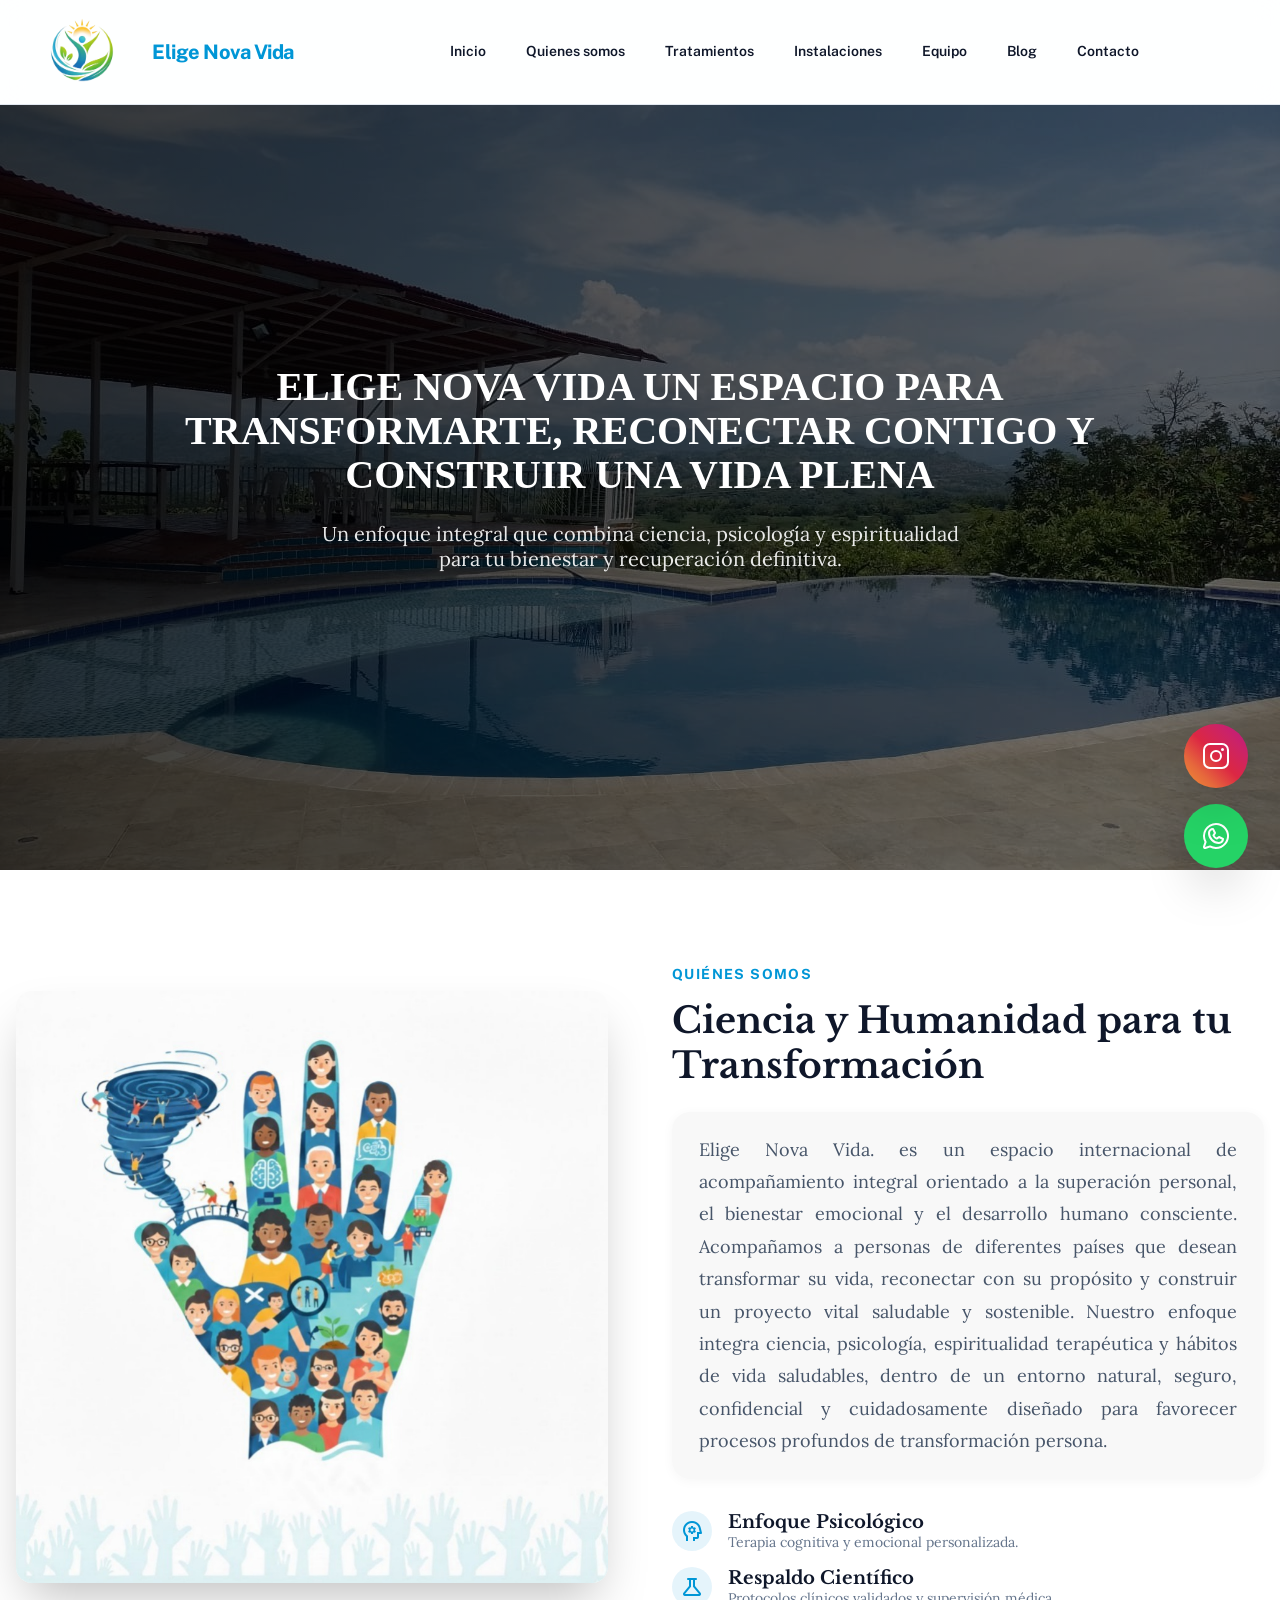
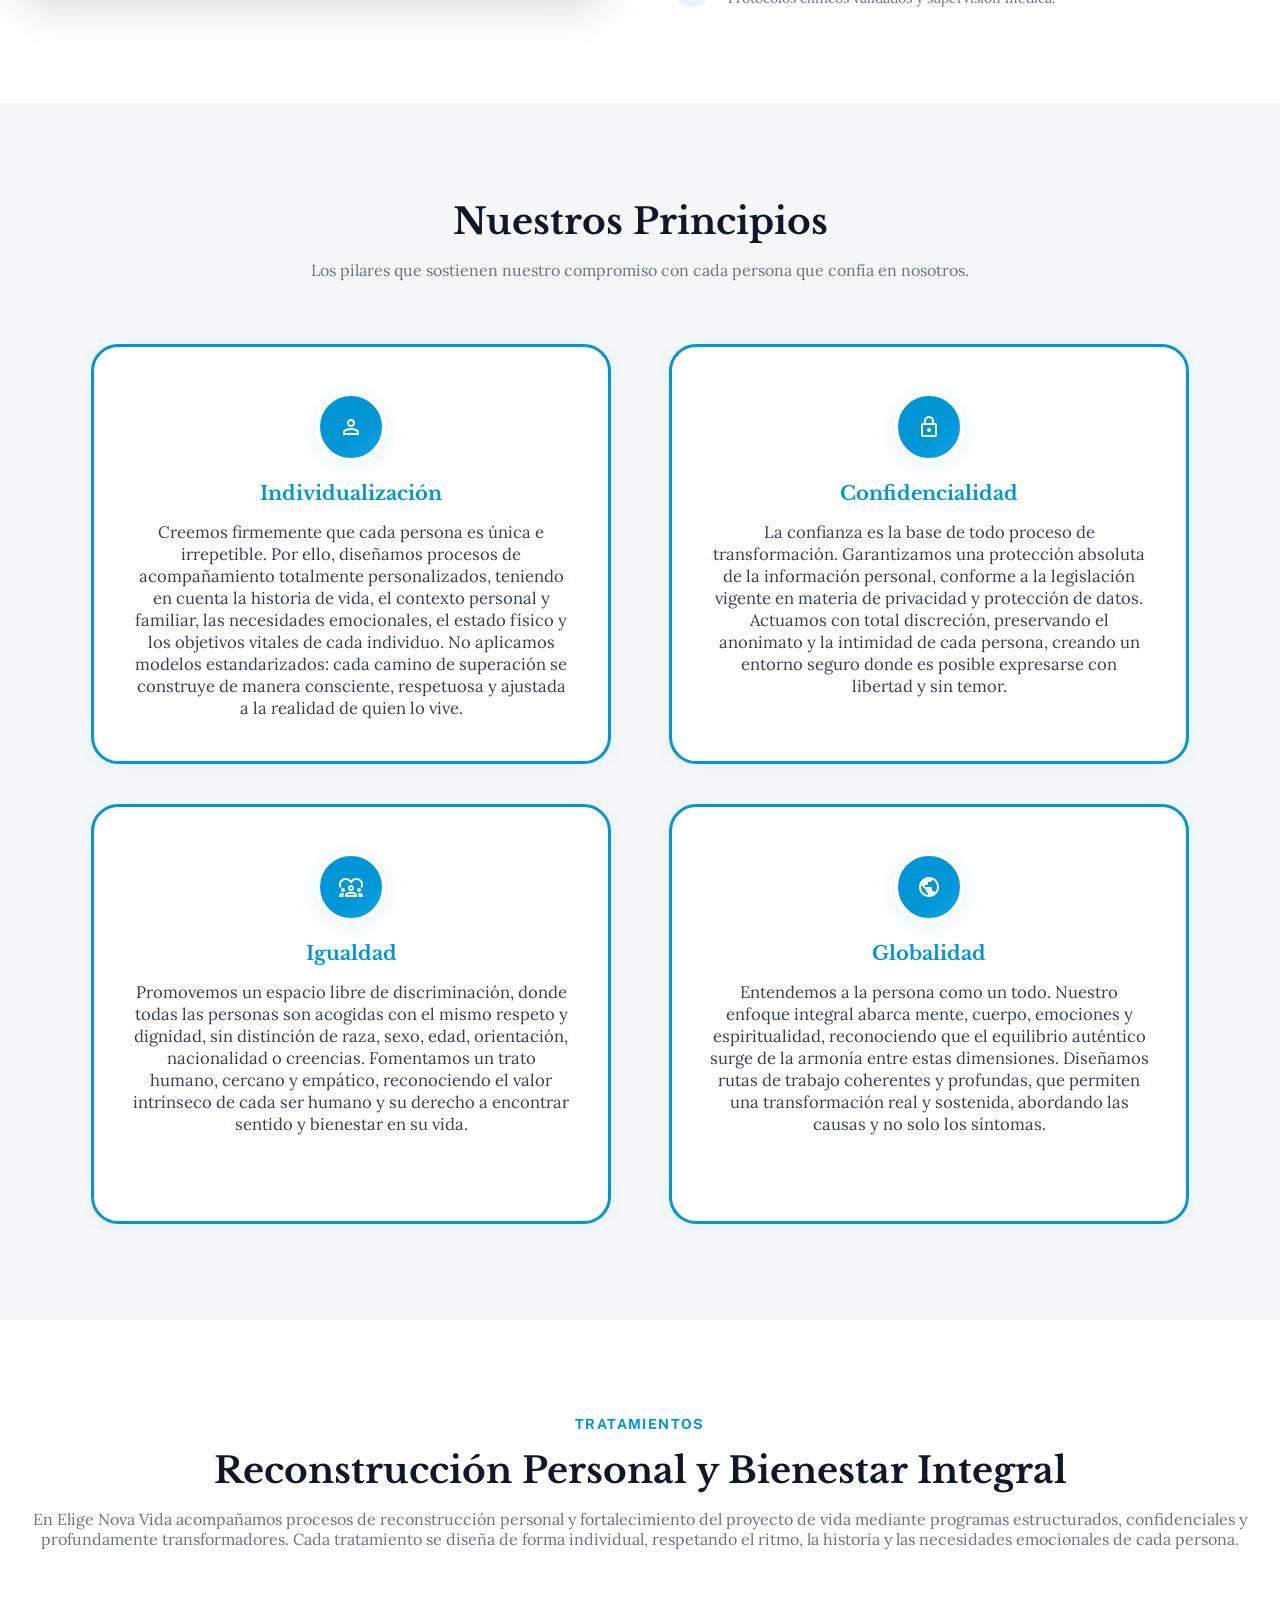
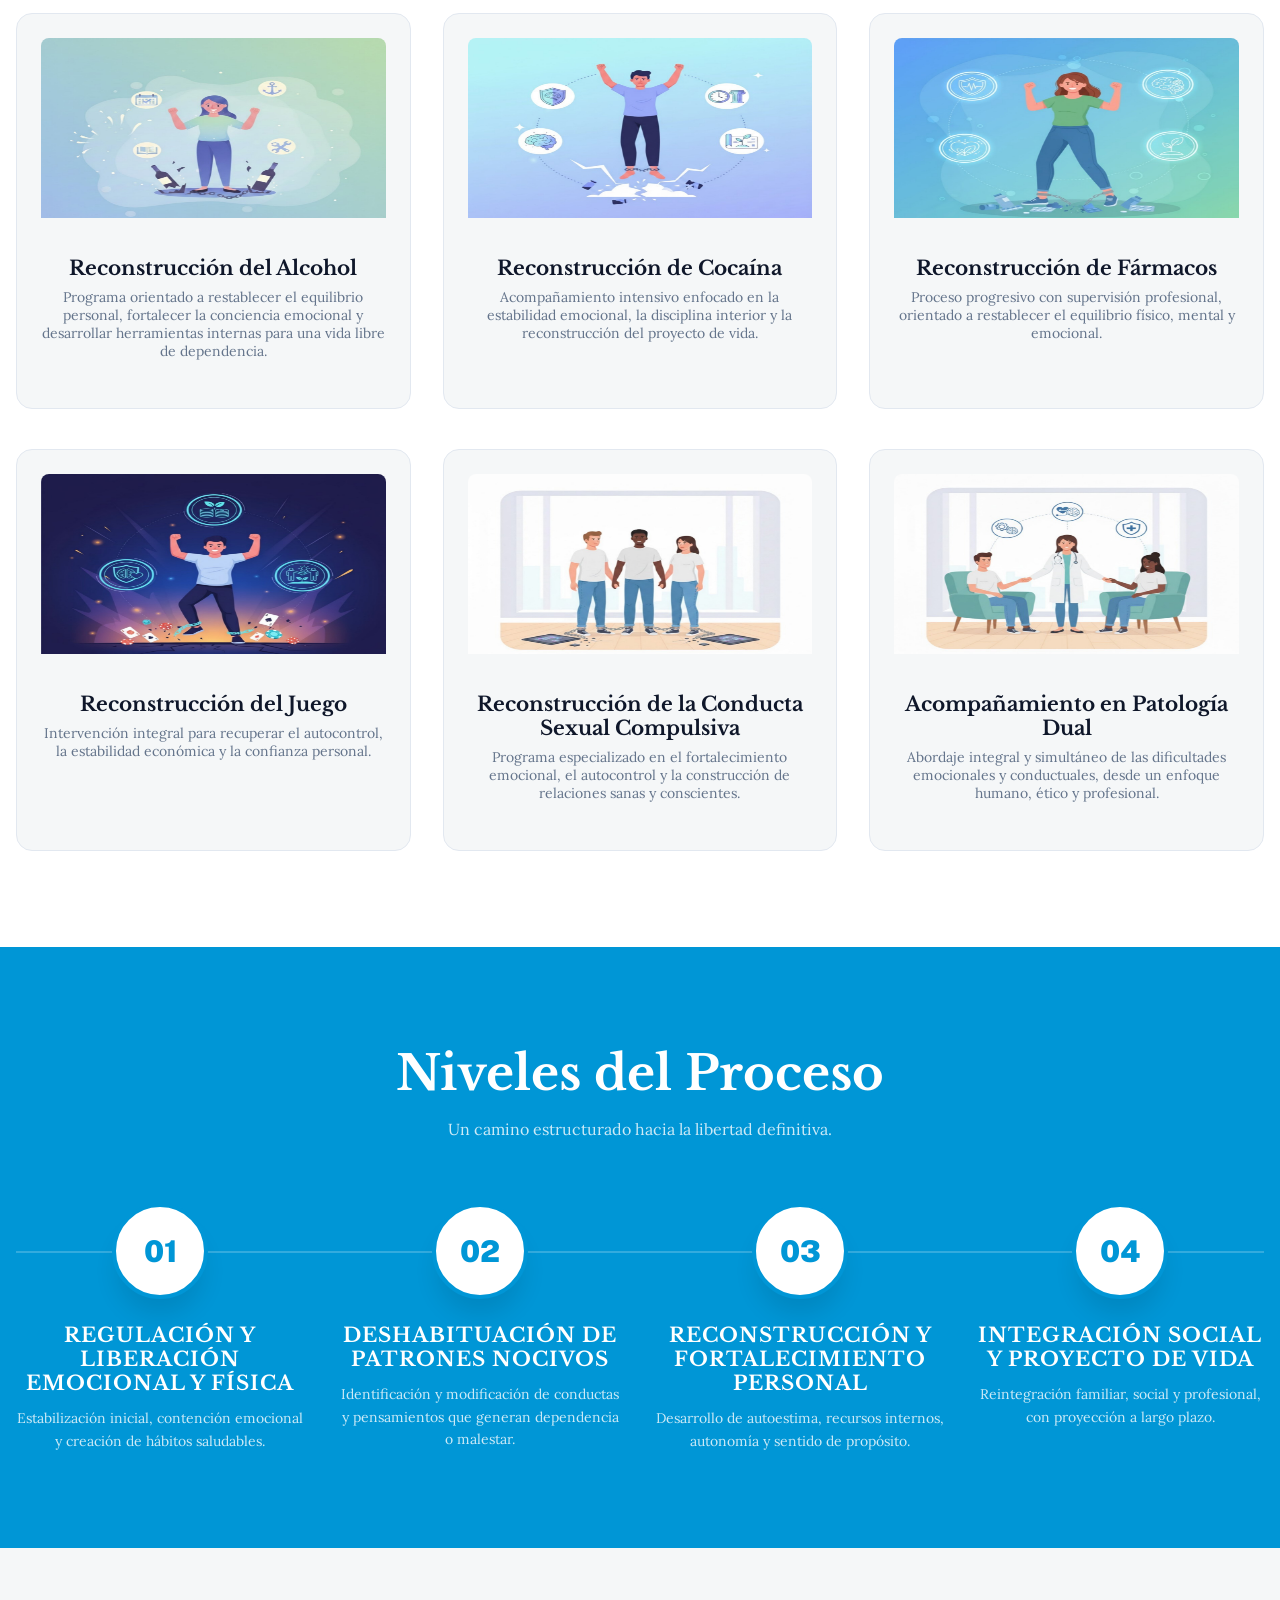
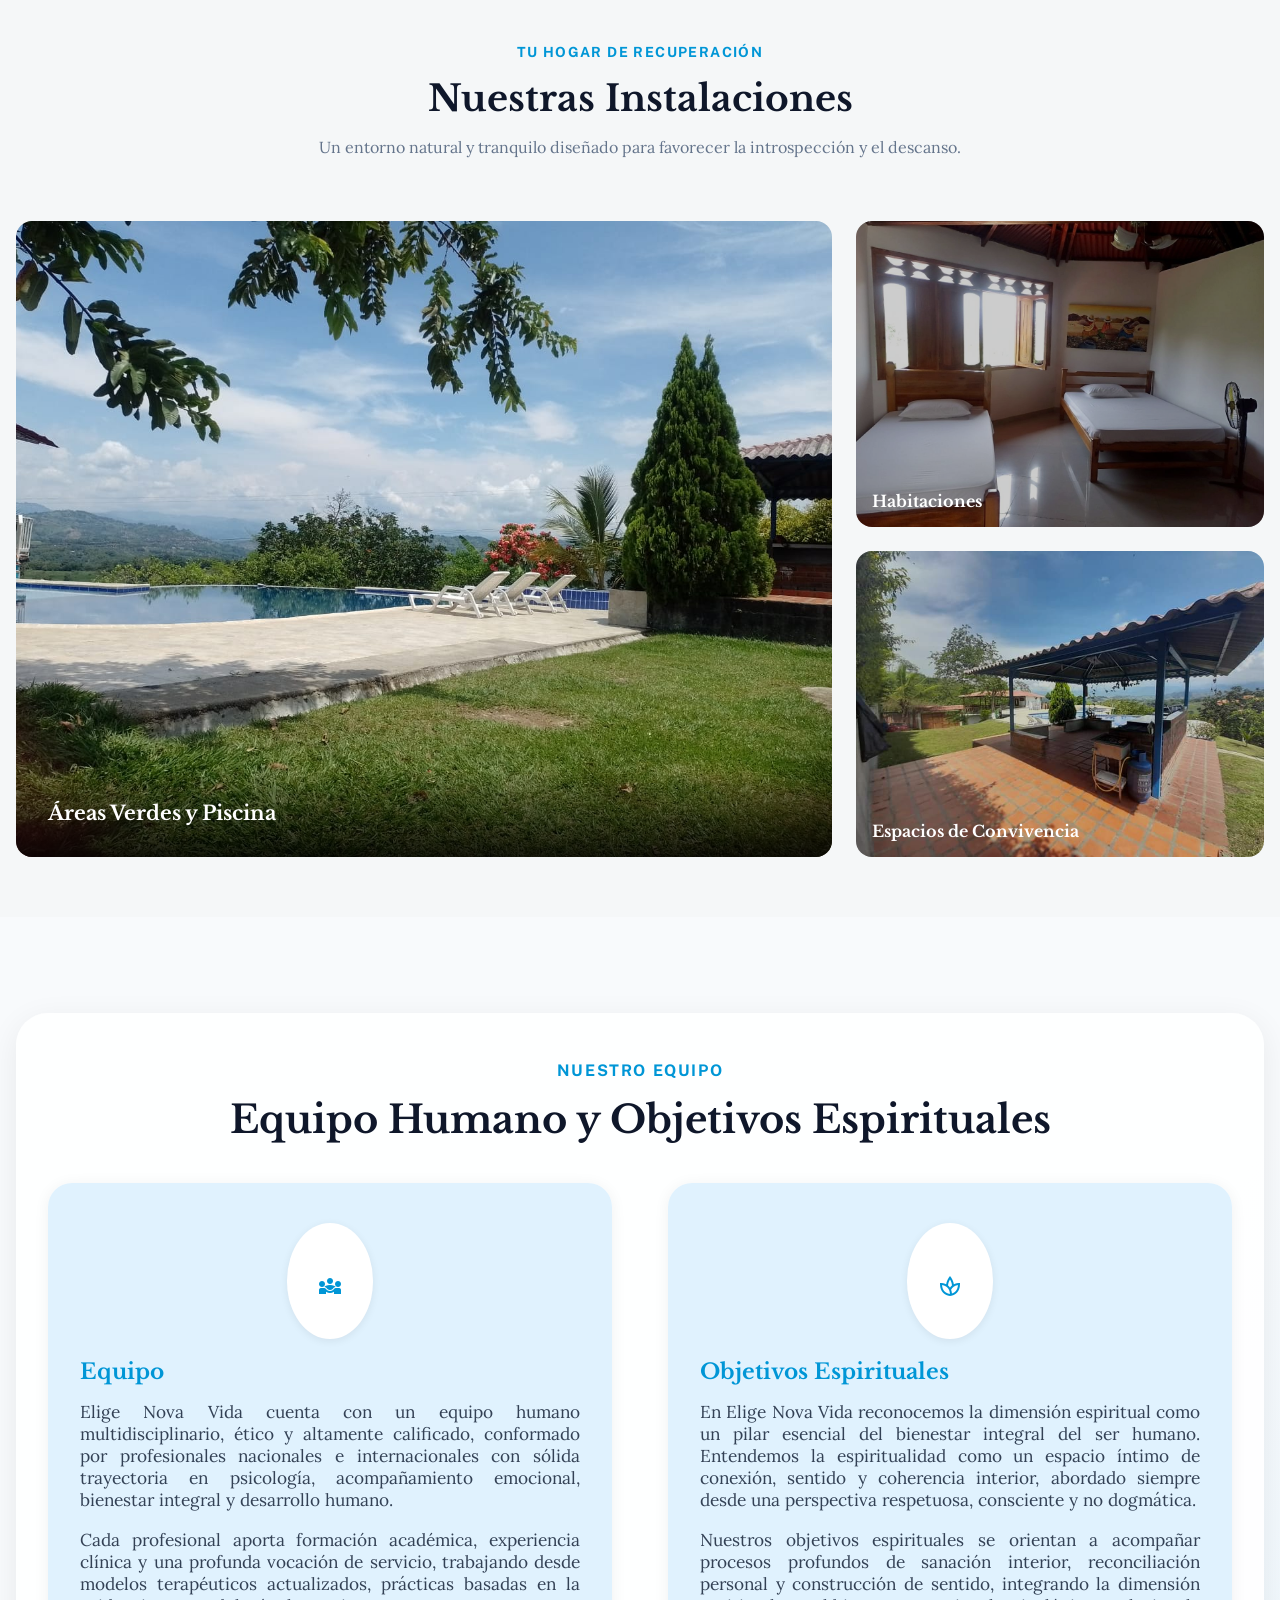
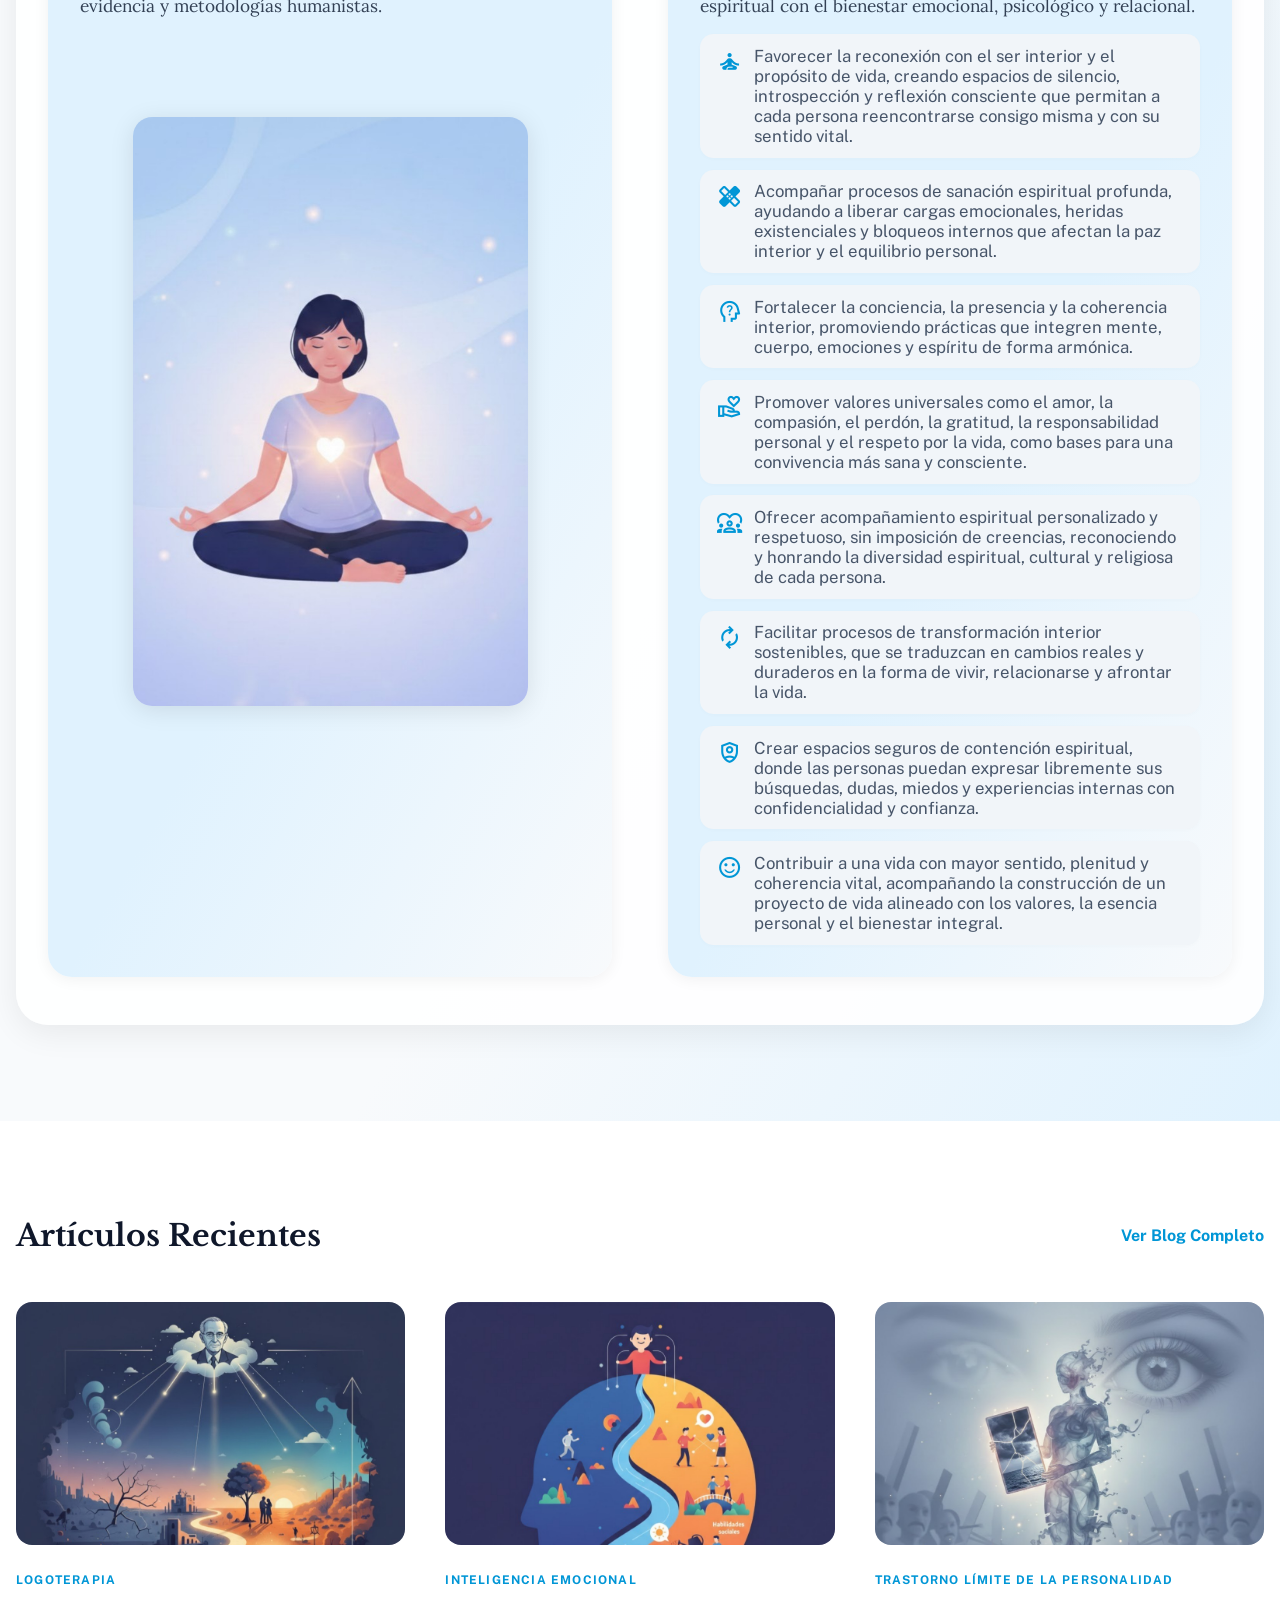
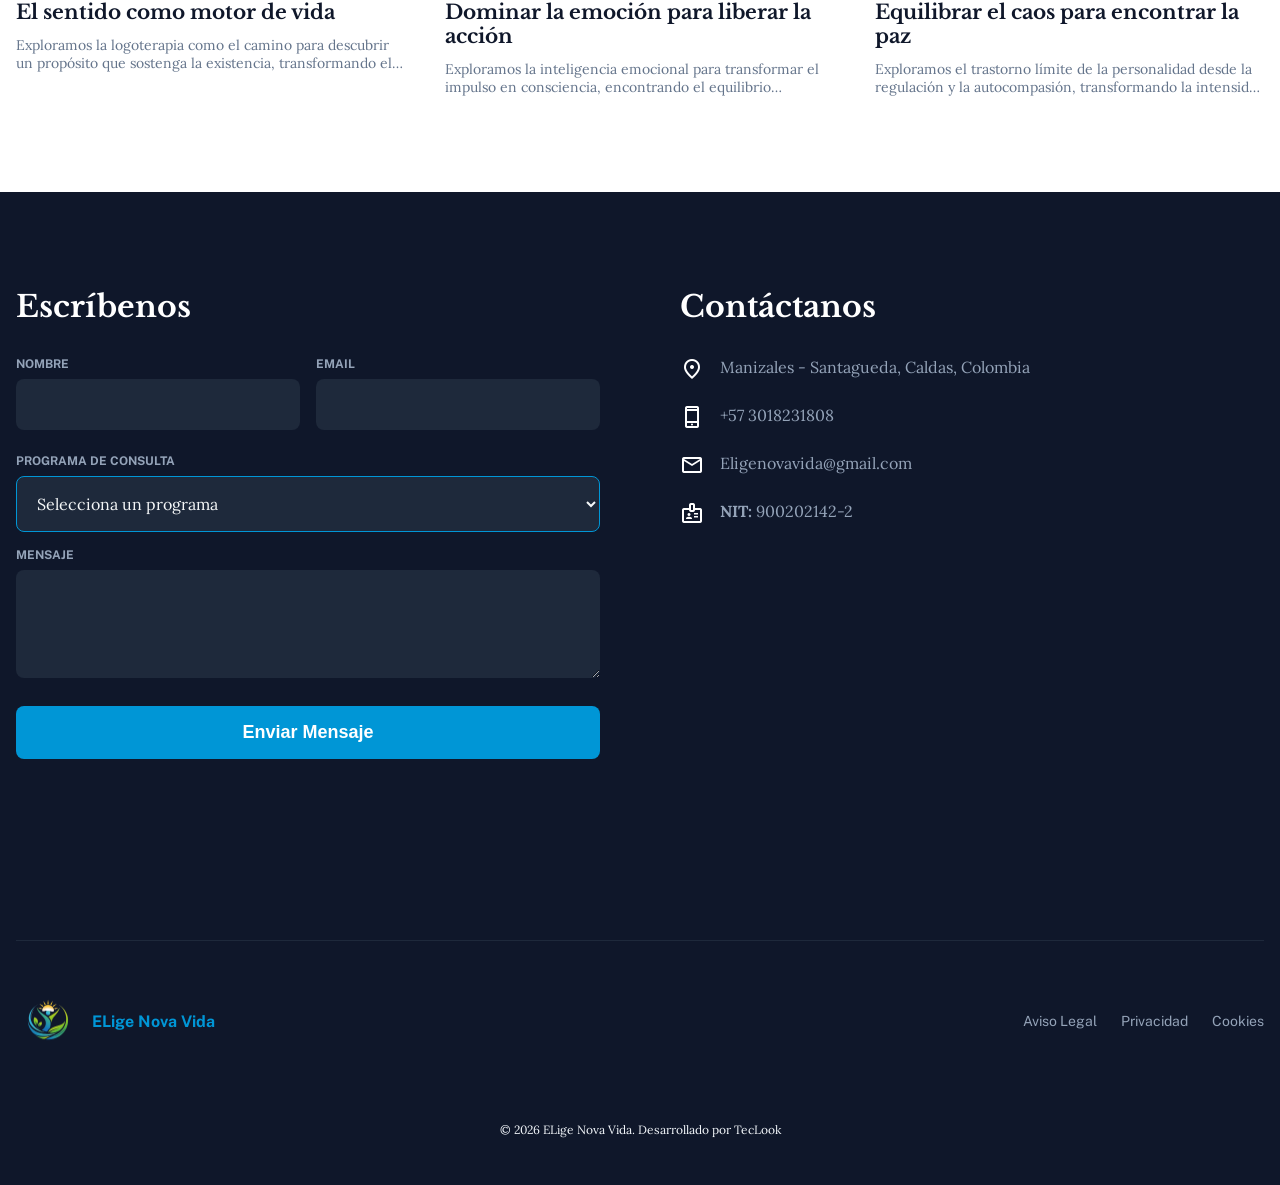
<file: index.html>
<!doctype html>
<html lang="es">
  <head>
    <meta charset="utf-8" />
    <meta content="width=device-width, initial-scale=1.0" name="viewport" />
    <!-- Open Graph Meta Tags para compartir en redes sociales -->
    <meta property="og:title"        content="Elige Nova Vida - Superación y Bienestar Integral" />
    <meta property="og:description"  content="Un espacio para tu transformación personal, bienestar emocional y desarrollo humano. Descubre nuestros programas y acompáñanos en tu proceso de cambio." />
    <meta property="og:image"        content="https://eligenovavida.com/img/logo-graph.jpeg" />
    <meta property="og:image:type"   content="image/jpeg" />
    <meta property="og:image:width"  content="512" />
    <meta property="og:image:height" content="512" />
    <meta property="og:url"          content="https://eligenovavida.com/" />
    <meta property="og:type"         content="website" />
    <title>ELige Nova Vida - Superación y Bienestar Integral</title>
    <link
      href="https://fonts.googleapis.com/css2?family=Public+Sans:wght@300;400;500;600;700;800;900&display=swap"
      rel="stylesheet"
    />
    <link
      href="https://fonts.googleapis.com/css2?family=Libre+Baskerville:wght@400;700&display=swap"
      rel="stylesheet"
    />
    <link
      href="https://fonts.googleapis.com/css2?family=Lora:wght@400;500;600;700&display=swap"
      rel="stylesheet"
    />
    <link
      href="https://fonts.googleapis.com/css2?family=Material+Symbols+Outlined:wght,FILL@100..700,0..1&display=swap"
      rel="stylesheet"
    />
    <link href="css/styles.css" rel="stylesheet" />
    <link rel="icon" href="img/logo nova vida .png" type="image/png" />
    <link rel="shortcut icon" href="img/logo nova vida .png" />
    <link rel="apple-touch-icon" href="img/logo nova vida .png" />
  </head>
  <body>
    <!-- Top Navigation Bar -->
    <header>
      <div class="header-inner">
        <div class="header-row">
          <!-- LOGO — izquierda -->
          <div class="logo-wrap">
            <div class="logo-icon">
              <img src="img/logo nova vida .png" alt="Elige Nova Vida Logo" />
            </div>
            <span class="logo-text">Elige Nova Vida</span>
          </div>

          <!-- NAV — centro (solo PC) -->
          <nav>
            <a href="index.html">Inicio</a>
            <a href="#about">Quienes somos</a>
            <a href="#treatments">Tratamientos</a>
            <a href="#facilities">Instalaciones</a>
            <a href="#team">Equipo</a>
            <a href="articulos.html">Blog</a>
            <a href="#contact">Contacto</a>
          </nav>

          <!-- HAMBURGUESA — extremo derecho (solo móvil) -->
          <button
            class="hamburger-btn"
            id="hamburgerBtn"
            aria-label="Abrir menú"
          >
            <span></span><span></span><span></span>
          </button>
        </div>

        <!-- MENÚ DESPLEGABLE MÓVIL — fuera del header-row pero dentro del header -->
        <nav class="mobile-nav" id="mobileNav">
          <a href="index.html">Inicio</a>
          <a href="#about">Quienes somos</a>
          <a href="#treatments">Tratamientos</a>
          <a href="#facilities">Instalaciones</a>
          <a href="#team">Equipo</a>
          <a href="articulos.html">Blog</a>
          <a href="#contact">Contacto</a>
        </nav>
      </div>
    </header>

    <!-- Hero Section -->
    <section class="hero">
      <div class="hero-bg">
        <img alt="Serene nature background" src="img/foto-1 centro nova.jpeg" />
        <div class="hero-overlay"></div>
      </div>
      <div class="hero-content">
        <h1>
          ELIGE NOVA VIDA UN ESPACIO PARA TRANSFORMARTE, RECONECTAR CONTIGO Y
          CONSTRUIR UNA VIDA PLENA
        </h1>
        <p>
          Un enfoque integral que combina ciencia, psicología y espiritualidad
          para tu bienestar y recuperación definitiva.
        </p>
      </div>
    </section>

    <!-- Quiénes Somos Section -->
    <section class="about" id="about">
      <div class="about-grid">
        <div class="about-img-wrap">
          <div class="about-img-inner">
            <img alt="Equipo de Elige Nova Vida" src="img/Quienes Somos.jpeg" />
          </div>
        </div>
        <div>
          <span class="about-label">Quiénes Somos</span>
          <h2>Ciencia y Humanidad para tu Transformación</h2>
          <p class="desc">
            Elige Nova Vida. es un espacio internacional de acompañamiento
            integral orientado a la superación personal, el bienestar emocional
            y el desarrollo humano consciente. Acompañamos a personas de
            diferentes países que desean transformar su vida, reconectar con su
            propósito y construir un proyecto vital saludable y sostenible.
            Nuestro enfoque integra ciencia, psicología, espiritualidad
            terapéutica y hábitos de vida saludables, dentro de un entorno
            natural, seguro, confidencial y cuidadosamente diseñado para
            favorecer procesos profundos de transformación persona.
          </p>
          <div style="display: flex; flex-direction: column; gap: 1rem">
            <div class="feature-item">
              <div class="feature-icon">
                <span class="material-symbols-outlined">psychology</span>
              </div>
              <div>
                <h4>Enfoque Psicológico</h4>
                <p>Terapia cognitiva y emocional personalizada.</p>
              </div>
            </div>
            <div class="feature-item">
              <div class="feature-icon">
                <span class="material-symbols-outlined">science</span>
              </div>
              <div>
                <h4>Respaldo Científico</h4>
                <p>Protocolos clínicos validados y supervisión médica.</p>
              </div>
            </div>
          </div>
        </div>
      </div>
    </section>

    <!-- Principios Generales Section -->
    <section class="principles">
      <div class="principles-grid">
        <div style="text-align: center; margin-bottom: 4rem">
          <h2>Nuestros Principios</h2>
          <p class="sub">
            Los pilares que sostienen nuestro compromiso con cada persona que
            confía en nosotros.
          </p>
        </div>
        <div class="principles-grid-cards">
          <div class="principle-card-grid">
            <div class="principle-card-grid-inner">
              <div
                class="principle-card-grid-icon"
                style="
                  background: linear-gradient(
                    135deg,
                    #0096d6 60%,
                    #0ea5e9 100%
                  );
                "
              >
                <span class="material-symbols-outlined">person</span>
              </div>
              <h3>Individualización</h3>
              <p>
                Creemos firmemente que cada persona es única e irrepetible. Por
                ello, diseñamos procesos de acompañamiento totalmente
                personalizados, teniendo en cuenta la historia de vida, el
                contexto personal y familiar, las necesidades emocionales, el
                estado físico y los objetivos vitales de cada individuo. No
                aplicamos modelos estandarizados: cada camino de superación se
                construye de manera consciente, respetuosa y ajustada a la
                realidad de quien lo vive.
              </p>
            </div>
          </div>
          <div class="principle-card-grid">
            <div class="principle-card-grid-inner">
              <div
                class="principle-card-grid-icon"
                style="
                  background: linear-gradient(
                    135deg,
                    #0096d6 60%,
                    #0ea5e9 100%
                  );
                "
              >
                <span class="material-symbols-outlined">lock</span>
              </div>
              <h3>Confidencialidad</h3>
              <p>
                La confianza es la base de todo proceso de transformación.
                Garantizamos una protección absoluta de la información personal,
                conforme a la legislación vigente en materia de privacidad y
                protección de datos. Actuamos con total discreción, preservando
                el anonimato y la intimidad de cada persona, creando un entorno
                seguro donde es posible expresarse con libertad y sin temor.
              </p>
            </div>
          </div>
          <div class="principle-card-grid">
            <div class="principle-card-grid-inner">
              <div
                class="principle-card-grid-icon"
                style="
                  background: linear-gradient(
                    135deg,
                    #0096d6 60%,
                    #0ea5e9 100%
                  );
                "
              >
                <span class="material-symbols-outlined">diversity_1</span>
              </div>
              <h3>Igualdad</h3>
              <p>
                Promovemos un espacio libre de discriminación, donde todas las
                personas son acogidas con el mismo respeto y dignidad, sin
                distinción de raza, sexo, edad, orientación, nacionalidad o
                creencias. Fomentamos un trato humano, cercano y empático,
                reconociendo el valor intrínseco de cada ser humano y su derecho
                a encontrar sentido y bienestar en su vida.
              </p>
            </div>
          </div>
          <div class="principle-card-grid">
            <div class="principle-card-grid-inner">
              <div
                class="principle-card-grid-icon"
                style="
                  background: linear-gradient(
                    135deg,
                    #0096d6 60%,
                    #0ea5e9 100%
                  );
                "
              >
                <span class="material-symbols-outlined">public</span>
              </div>
              <h3>Globalidad</h3>
              <p>
                Entendemos a la persona como un todo. Nuestro enfoque integral
                abarca mente, cuerpo, emociones y espiritualidad, reconociendo
                que el equilibrio auténtico surge de la armonía entre estas
                dimensiones. Diseñamos rutas de trabajo coherentes y profundas,
                que permiten una transformación real y sostenida, abordando las
                causas y no solo los síntomas.
              </p>
            </div>
          </div>
        </div>
      </div>
    </section>

    <!-- Tratamientos Grid -->
    <section class="treatments" id="treatments">
      <div class="treatments-inner">
        <div class="treatments-header">
          <div class="left">
            <span class="label">Tratamientos</span>
            <h2>Reconstrucción Personal y Bienestar Integral</h2>
            <p>
              En Elige Nova Vida acompañamos procesos de reconstrucción personal
              y fortalecimiento del proyecto de vida mediante programas
              estructurados, confidenciales y profundamente transformadores.
              Cada tratamiento se diseña de forma individual, respetando el
              ritmo, la historia y las necesidades emocionales de cada persona.
            </p>
          </div>
        </div>
        <div class="treatments-cards treatments-cards-grid">
          <!-- Fila 1 -->
          <div class="treatment-card">
            <div class="thumb">
              <img
                alt="Reconstrucción del Alcohol"
                src="img/Reconstruccion alcohol.jpeg"
              />
            </div>
            <h3>Reconstrucción del Alcohol</h3>
            <p>
              Programa orientado a restablecer el equilibrio personal,
              fortalecer la conciencia emocional y desarrollar herramientas
              internas para una vida libre de dependencia.
            </p>
          </div>
          <div class="treatment-card">
            <div class="thumb">
              <img
                alt="Reconstrucción de Cocaína"
                src="img/Reconstruccion cocaina.jpeg"
              />
            </div>
            <h3>Reconstrucción de Cocaína</h3>
            <p>
              Acompañamiento intensivo enfocado en la estabilidad emocional, la
              disciplina interior y la reconstrucción del proyecto de vida.
            </p>
          </div>
          <div class="treatment-card">
            <div class="thumb">
              <img
                alt="Reconstrucción de Fármacos"
                src="img/Reconstruccion farmacos.jpeg"
              />
            </div>
            <h3>Reconstrucción de Fármacos</h3>
            <p>
              Proceso progresivo con supervisión profesional, orientado a
              restablecer el equilibrio físico, mental y emocional.
            </p>
          </div>
          <!-- Fila 2 -->
          <div class="treatment-card">
            <div class="thumb">
              <img
                alt="Reconstrucción del Juego"
                src="img/Reconstruccion juego.jpeg"
              />
            </div>
            <h3>Reconstrucción del Juego</h3>
            <p>
              Intervención integral para recuperar el autocontrol, la
              estabilidad económica y la confianza personal.
            </p>
          </div>
          <div class="treatment-card">
            <div class="thumb">
              <img
                alt="Reconstrucción de la Conducta Sexual Compulsiva"
                src="img/Reconstruccion conducta sexual.jpeg"
              />
            </div>
            <h3>Reconstrucción de la Conducta Sexual Compulsiva</h3>
            <p>
              Programa especializado en el fortalecimiento emocional, el
              autocontrol y la construcción de relaciones sanas y conscientes.
            </p>
          </div>
          <div class="treatment-card">
            <div class="thumb">
              <img
                alt="Acompañamiento en Patología Dual"
                src="img/patologia dual.jpeg"
              />
            </div>
            <h3>Acompañamiento en Patología Dual</h3>
            <p>
              Abordaje integral y simultáneo de las dificultades emocionales y
              conductuales, desde un enfoque humano, ético y profesional.
            </p>
          </div>
        </div>
      </div>
    </section>

    <!-- Niveles del Proceso Section -->
    <section class="process">
      <div class="process-inner">
        <div style="text-align: center; margin-bottom: 4rem">
          <h2>Niveles del Proceso</h2>
          <p class="sub">
            Un camino estructurado hacia la libertad definitiva.
          </p>
        </div>
        <div class="process-stages">
          <div class="process-line"></div>
          <div class="process-stage">
            <div class="stage-num">01</div>
            <h4>Regulación y liberación emocional y física</h4>
            <p>
              Estabilización inicial, contención emocional y creación de hábitos
              saludables.
            </p>
          </div>
          <div class="process-stage">
            <div class="stage-num">02</div>
            <h4>Deshabituación de patrones nocivos</h4>
            <p>
              Identificación y modificación de conductas y pensamientos que
              generan dependencia o malestar.
            </p>
          </div>
          <div class="process-stage">
            <div class="stage-num">03</div>
            <h4>Reconstrucción y fortalecimiento personal</h4>
            <p>
              Desarrollo de autoestima, recursos internos, autonomía y sentido
              de propósito.
            </p>
          </div>
          <div class="process-stage">
            <div class="stage-num">04</div>
            <h4>Integración social y proyecto de vida</h4>
            <p>
              Reintegración familiar, social y profesional, con proyección a
              largo plazo.
            </p>
          </div>
        </div>
      </div>
    </section>

    <!-- Instalaciones Section -->
    <section class="facilities" id="facilities">
      <div class="facilities-inner">
        <div style="text-align: center; margin-bottom: 4rem">
          <span class="label">Tu Hogar de Recuperación</span>
          <h2>Nuestras Instalaciones</h2>
          <p class="sub">
            Un entorno natural y tranquilo diseñado para favorecer la
            introspección y el descanso.
          </p>
        </div>
        <div class="facilities-gallery">
          <div class="gallery-main">
            <img
              alt="Pool and green areas"
              data-alt="Piscina y zonas verdes"
              src="img/foto-2 centro nova.jpeg"
            />
            <div class="gallery-main-caption">
              <h4>Áreas Verdes y Piscina</h4>
            </div>
          </div>
          <div class="gallery-side">
            <div class="gallery-side-item">
              <img
                alt="Comfortable room"
                data-alt="Habitaciones"
                src="img/habitaciones.jpeg"
              />
              <div class="overlay"></div>
              <div class="caption"><h4>Habitaciones</h4></div>
            </div>
            <div class="gallery-side-item">
              <img
                alt="Lounge area"
                data-alt="Espacios de Convivencia"
                src="img/foto-4 centro nova.jpeg"
              />
              <div class="overlay"></div>
              <div class="caption"><h4>Espacios de Convivencia</h4></div>
            </div>
          </div>
        </div>
      </div>
    </section>

    <!-- Equipo Section -->
    <section class="team" id="team">
      <div class="team-inner">
        <div class="team-header">
          <span class="team-label">Nuestro Equipo</span>
          <h2>Equipo Humano y Objetivos Espirituales</h2>
        </div>
        <div class="team-cards-wrap">
          <div class="team-card equipo-card">
            <div class="team-card-icon">
              <span class="material-symbols-outlined">diversity_3</span>
            </div>
            <div class="team-card-content">
              <h3>Equipo</h3>

              <p>
                Elige Nova Vida cuenta con un equipo humano multidisciplinario,
                ético y altamente calificado, conformado por profesionales
                nacionales e internacionales con sólida trayectoria en
                psicología, acompañamiento emocional, bienestar integral y
                desarrollo humano.
              </p>
              <p>
                Cada profesional aporta formación académica, experiencia clínica
                y una profunda vocación de servicio, trabajando desde modelos
                terapéuticos actualizados, prácticas basadas en la evidencia y
                metodologías humanistas.
              </p>

              <div class="team-photo-wrap">
                <img
                  src="img/nova vida.jpeg"
                  alt="Foto del equipo Elige Nova Vida"
                  class="team-photo"
                />
              </div>
            </div>
          </div>
          <div class="team-card espirituales-card">
            <div class="team-card-icon">
              <span class="material-symbols-outlined">spa</span>
            </div>
            <div class="team-card-content">
              <h3>Objetivos Espirituales</h3>
              <p>
                En Elige Nova Vida reconocemos la dimensión espiritual como un
                pilar esencial del bienestar integral del ser humano. Entendemos
                la espiritualidad como un espacio íntimo de conexión, sentido y
                coherencia interior, abordado siempre desde una perspectiva
                respetuosa, consciente y no dogmática.
              </p>
              <p>
                Nuestros objetivos espirituales se orientan a acompañar procesos
                profundos de sanación interior, reconciliación personal y
                construcción de sentido, integrando la dimensión espiritual con
                el bienestar emocional, psicológico y relacional.
              </p>
              <ul class="team-list">
                <li>
                  <span class="material-symbols-outlined"
                    >self_improvement</span
                  >
                  Favorecer la reconexión con el ser interior y el propósito de
                  vida, creando espacios de silencio, introspección y reflexión
                  consciente que permitan a cada persona reencontrarse consigo
                  misma y con su sentido vital.
                </li>
                <li>
                  <span class="material-symbols-outlined">healing</span>
                  Acompañar procesos de sanación espiritual profunda, ayudando a
                  liberar cargas emocionales, heridas existenciales y bloqueos
                  internos que afectan la paz interior y el equilibrio personal.
                </li>
                <li>
                  <span class="material-symbols-outlined">psychology_alt</span>
                  Fortalecer la conciencia, la presencia y la coherencia
                  interior, promoviendo prácticas que integren mente, cuerpo,
                  emociones y espíritu de forma armónica.
                </li>
                <li>
                  <span class="material-symbols-outlined"
                    >volunteer_activism</span
                  >
                  Promover valores universales como el amor, la compasión, el
                  perdón, la gratitud, la responsabilidad personal y el respeto
                  por la vida, como bases para una convivencia más sana y
                  consciente.
                </li>
                <li>
                  <span class="material-symbols-outlined">diversity_1</span>
                  Ofrecer acompañamiento espiritual personalizado y respetuoso,
                  sin imposición de creencias, reconociendo y honrando la
                  diversidad espiritual, cultural y religiosa de cada persona.
                </li>
                <li>
                  <span class="material-symbols-outlined">autorenew</span>
                  Facilitar procesos de transformación interior sostenibles, que
                  se traduzcan en cambios reales y duraderos en la forma de
                  vivir, relacionarse y afrontar la vida.
                </li>
                <li>
                  <span class="material-symbols-outlined">shield_person</span>
                  Crear espacios seguros de contención espiritual, donde las
                  personas puedan expresar libremente sus búsquedas, dudas,
                  miedos y experiencias internas con confidencialidad y
                  confianza.
                </li>
                <li>
                  <span class="material-symbols-outlined"
                    >sentiment_satisfied</span
                  >
                  Contribuir a una vida con mayor sentido, plenitud y coherencia
                  vital, acompañando la construcción de un proyecto de vida
                  alineado con los valores, la esencia personal y el bienestar
                  integral.
                </li>
              </ul>
            </div>
          </div>
        </div>
      </div>
    </section>

    <!-- Blog Section -->
    <section class="blog" id="blog">
      <div class="blog-inner">
        <div class="blog-header">
          <h2>Artículos Recientes</h2>
          <a href="articulos.html">Ver Blog Completo</a>
        </div>
        <div class="blog-cards">
          <article class="blog-post">
            <div class="thumb">
              <img
                alt="Personal growth article"
                src="img/Logoterapia centro nova.jpeg"
              />
            </div>
            <span class="tag">Logoterapia</span>
            <h3>El sentido como motor de vida</h3>
            <p>
              Exploramos la logoterapia como el camino para descubrir un
              propósito que sostenga la existencia, transformando el vacío en
              una vida con significado...
            </p>
          </article>
          <article class="blog-post">
            <div class="thumb">
              <img
                alt="Emotional wellbeing article"
                src="img/inteligencia emocional centro nova.jpeg"
              />
            </div>
            <span class="tag">Inteligencia Emocional</span>
            <h3>Dominar la emoción para liberar la acción</h3>
            <p>
              Exploramos la inteligencia emocional para transformar el impulso
              en consciencia, encontrando el equilibrio necesario para liderar
              nuestra propia vida...
            </p>
          </article>
          <article class="blog-post">
            <div class="thumb">
              <img
                alt="Family support article"
                src="img/trastorno personalidad centro nova.jpeg"
              />
            </div>
            <span class="tag">Trastorno Límite de la Personalidad</span>
            <h3>Equilibrar el caos para encontrar la paz</h3>
            <p>
              Exploramos el trastorno límite de la personalidad desde la
              regulación y la autocompasión, transformando la intensidad
              emocional en una base sólida para la estabilidad y el
              autoconocimiento...
            </p>
          </article>
        </div>
      </div>
    </section>

    <footer id="contact">
      <div class="footer-inner">
        <div class="footer-grid">
          <div>
            <h2>Escríbenos</h2>
            <form>
              <div class="form-row" style="margin-bottom: 1.5rem">
                <div><label>Nombre</label><input type="text" /></div>
                <div><label>Email</label><input type="email" /></div>
              </div>
              <div style="margin-bottom: 1.5rem">
                <label>Programa de consulta</label>
                <select class="program-select">
                  <option value="">Selecciona un programa</option>
                  <option>Reconstrucción del Alcohol</option>
                  <option>Reconstrucción de Cocaína</option>
                  <option>Reconstrucción de Fármacos</option>
                  <option>Reconstrucción del Juego</option>
                  <option>Conducta Sexual Compulsiva</option>
                  <option>Patología Dual</option>
                  <option>Información General</option>
                </select>
                <label>Mensaje</label>
                <textarea rows="4"></textarea>
              </div>
              <button class="btn-submit" type="button">Enviar Mensaje</button>
            </form>
          </div>
          <div>
            <h2>Contáctanos</h2>
            <div class="contact-info">
              <div class="contact-item">
                <span class="material-symbols-outlined">location_on</span>
                <p>Manizales - Santagueda, Caldas, Colombia</p>
              </div>
              <div class="contact-item">
                <span class="material-symbols-outlined">phone_iphone</span>
                <p>+57 3018231808</p>
              </div>
              <div class="contact-item">
                <span class="material-symbols-outlined">mail</span>
                <p>Eligenovavida@gmail.com</p>
              </div>
              <div class="contact-item">
                <span class="material-symbols-outlined">badge</span>
                <p><strong>NIT:</strong> 900202142-2 &nbsp;</p>
              </div>
              <iframe
                class="map-iframe"
                src="https://www.google.com/maps/embed?pb=!1m17!1m12!1m3!1d3994.731224220182!2d-75.68985362501806!3d5.098344794878626!2m3!1f0!2f0!3f0!3m2!1i1024!2i768!4f13.1!3m2!1m1!2zNcKwMDUnNTQuMCJOIDc1wrA0MScxNC4yIlc!5e1!3m2!1ses!2sco!4v1771888009173!5m2!1ses!2sco"
                style="border: 0"
                allowfullscreen=""
                loading="lazy"
                referrerpolicy="no-referrer-when-downgrade"
              ></iframe>
            </div>
          </div>
        </div>
        <div class="footer-bottom">
          <div class="footer-logo">
            <div class="icon">
              <img src="img/logo nova vida .png" alt="Logo" />
            </div>
            <span class="name">ELige Nova Vida</span>
          </div>
          <div class="footer-links">
            <a href="privacidad.html">Aviso Legal</a>
            <a href="privacidad.html">Privacidad</a>
            <a href="privacidad.html">Cookies</a>
          </div>
        </div>
        <p class="footer-copy">
          © 2026 ELige Nova Vida. Desarrollado por TecLook
        </p>
      </div>
    </footer>

    <!-- Floating WhatsApp Button -->
    <a class="whatsapp-fab" id="waFloat" href="#" target="_blank">
      <svg
        fill="currentColor"
        height="32px"
        viewBox="0 0 256 256"
        width="32px"
        xmlns="http://www.w3.org/2000/svg"
      >
        <path
          d="M187.58,144.84l-32-16a8,8,0,0,0-8,.5l-14.69,9.8a40.55,40.55,0,0,1-16-16l9.8-14.69a8,8,0,0,0,.5-8l-16-32A8,8,0,0,0,104,64a40,40,0,0,0-40,40,88.1,88.1,0,0,0,88,88,40,40,0,0,0,40-40A8,8,0,0,0,187.58,144.84ZM152,176a72.08,72.08,0,0,1-72-72A24,24,0,0,1,99.29,80.46l11.48,23L101,118a8,8,0,0,0-.73,7.51,56.47,56.47,0,0,0,30.15,30.15A8,8,0,0,0,138,155l14.61-9.74,23,11.48A24,24,0,0,1,152,176ZM128,24A104,104,0,0,0,36.18,176.88L24.83,210.93a16,16,0,0,0,20.24,20.24l34.05-11.35A104,104,0,1,0,128,24Zm0,192a87.87,87.87,0,0,1-44.06-11.81,8,8,0,0,0-6.54-.67L40,216,52.47,178.6a8,8,0,0,0-.66-6.54A88,88,0,1,1,128,216Z"
        ></path>
      </svg>
    </a>

    <!-- Floating Instagram Button -->
    <a
      class="instagram-fab"
      href="https://www.instagram.com/eligenovavida/"
      target="_blank"
    >
      <svg
        fill="currentColor"
        height="32px"
        viewBox="0 0 256 256"
        width="32px"
        xmlns="http://www.w3.org/2000/svg"
      >
        <path
          d="M128,80a48,48,0,1,0,48,48A48.05,48.05,0,0,0,128,80Zm0,80a32,32,0,1,1,32-32A32,32,0,0,1,128,160ZM176,24H80A56.06,56.06,0,0,0,24,80v96a56.06,56.06,0,0,0,56,56h96a56.06,56.06,0,0,0,56-56V80A56.06,56.06,0,0,0,176,24Zm40,152a40,40,0,0,1-40,40H80a40,40,0,0,1-40-40V80A40,40,0,0,1,80,40h96a40,40,0,0,1,40,40ZM192,76a12,12,0,1,1-12-12A12,12,0,0,1,192,76Z"
        ></path>
      </svg>
    </a>

    <script src="js/main.js"></script>
  </body>
</html>
</file>
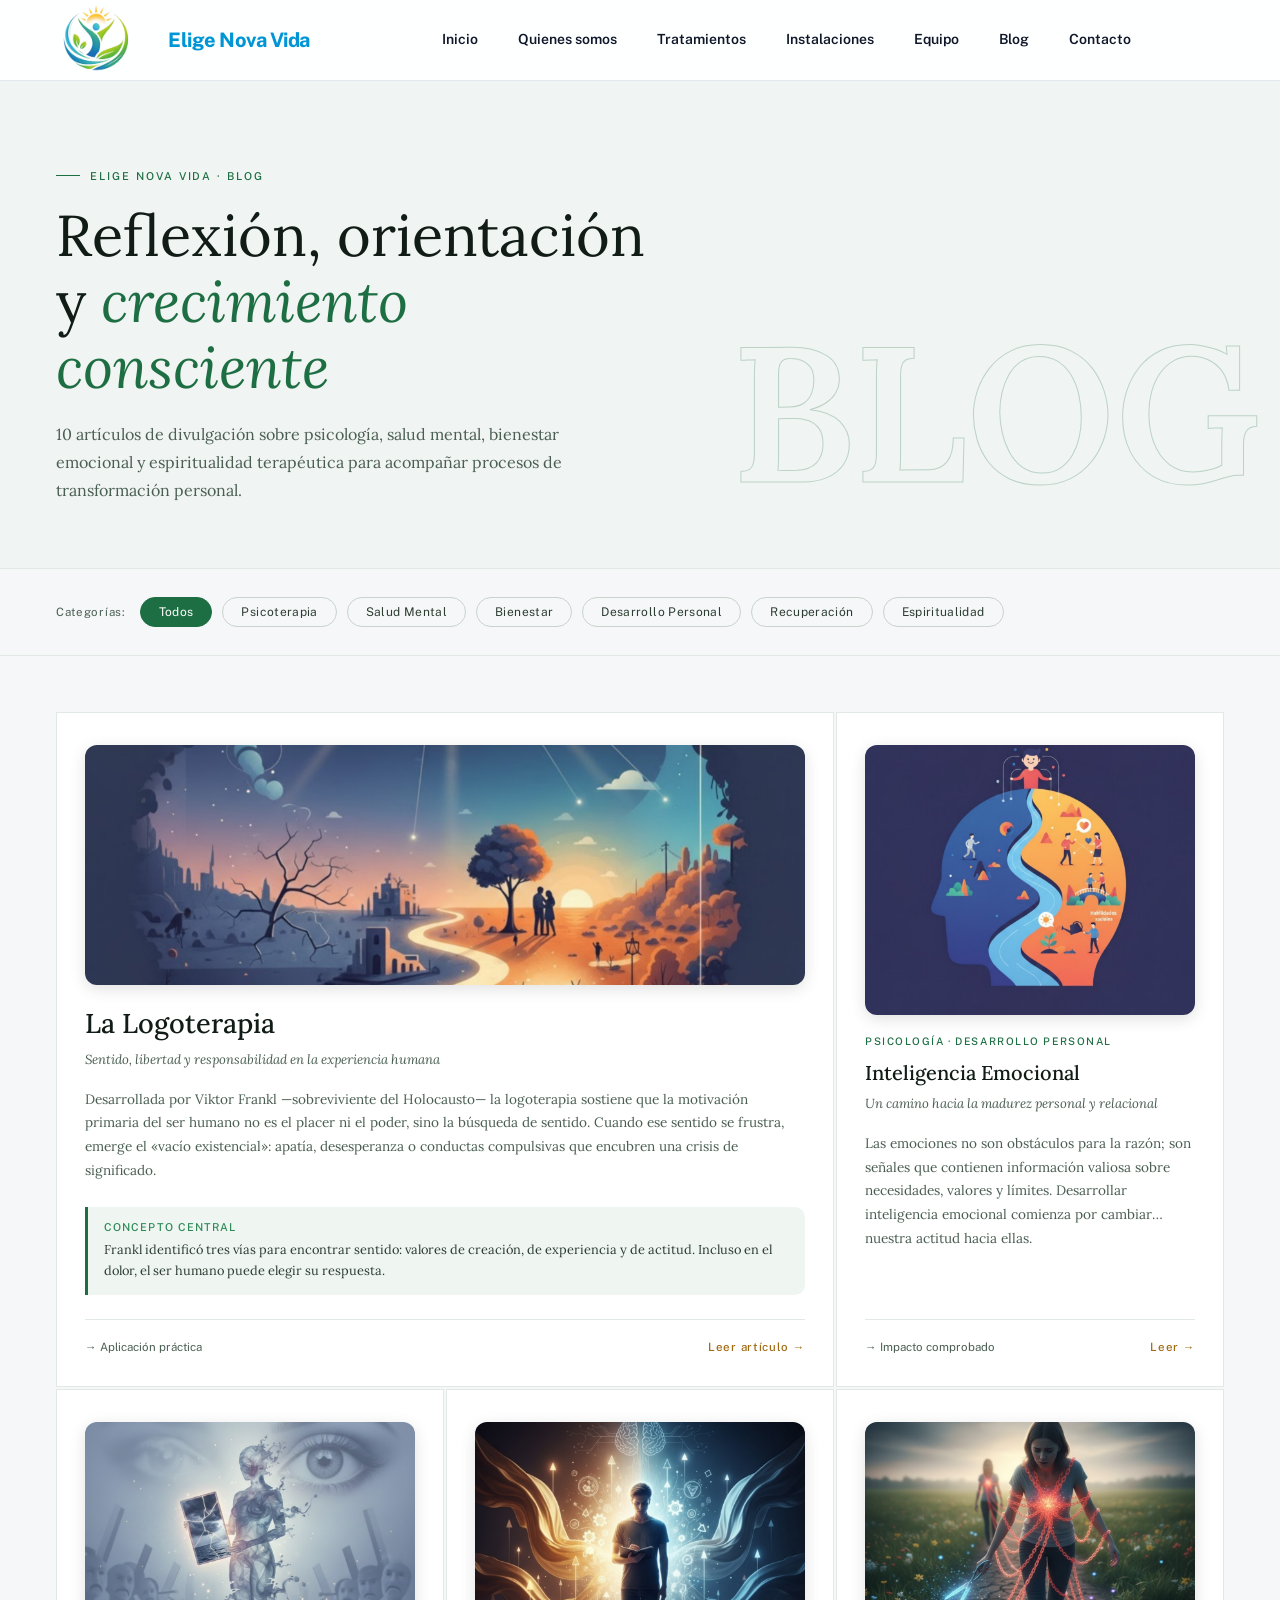
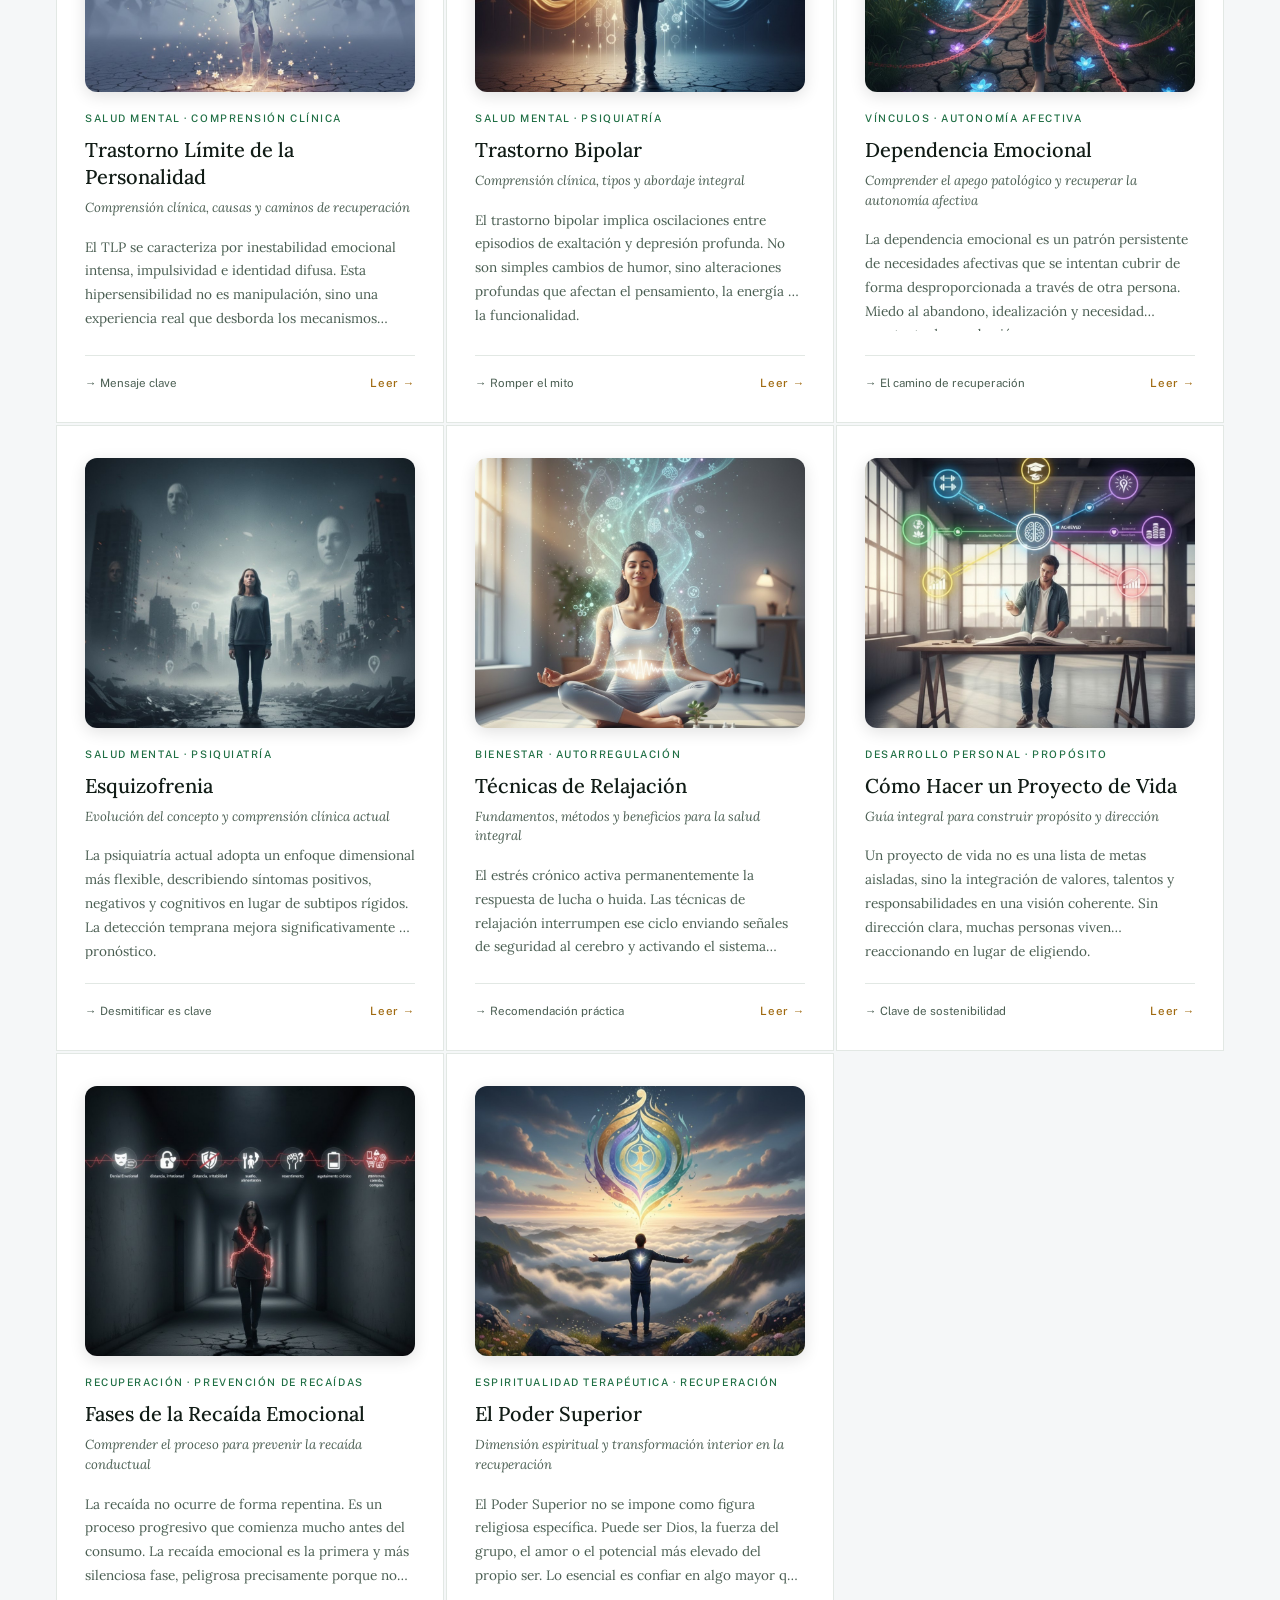
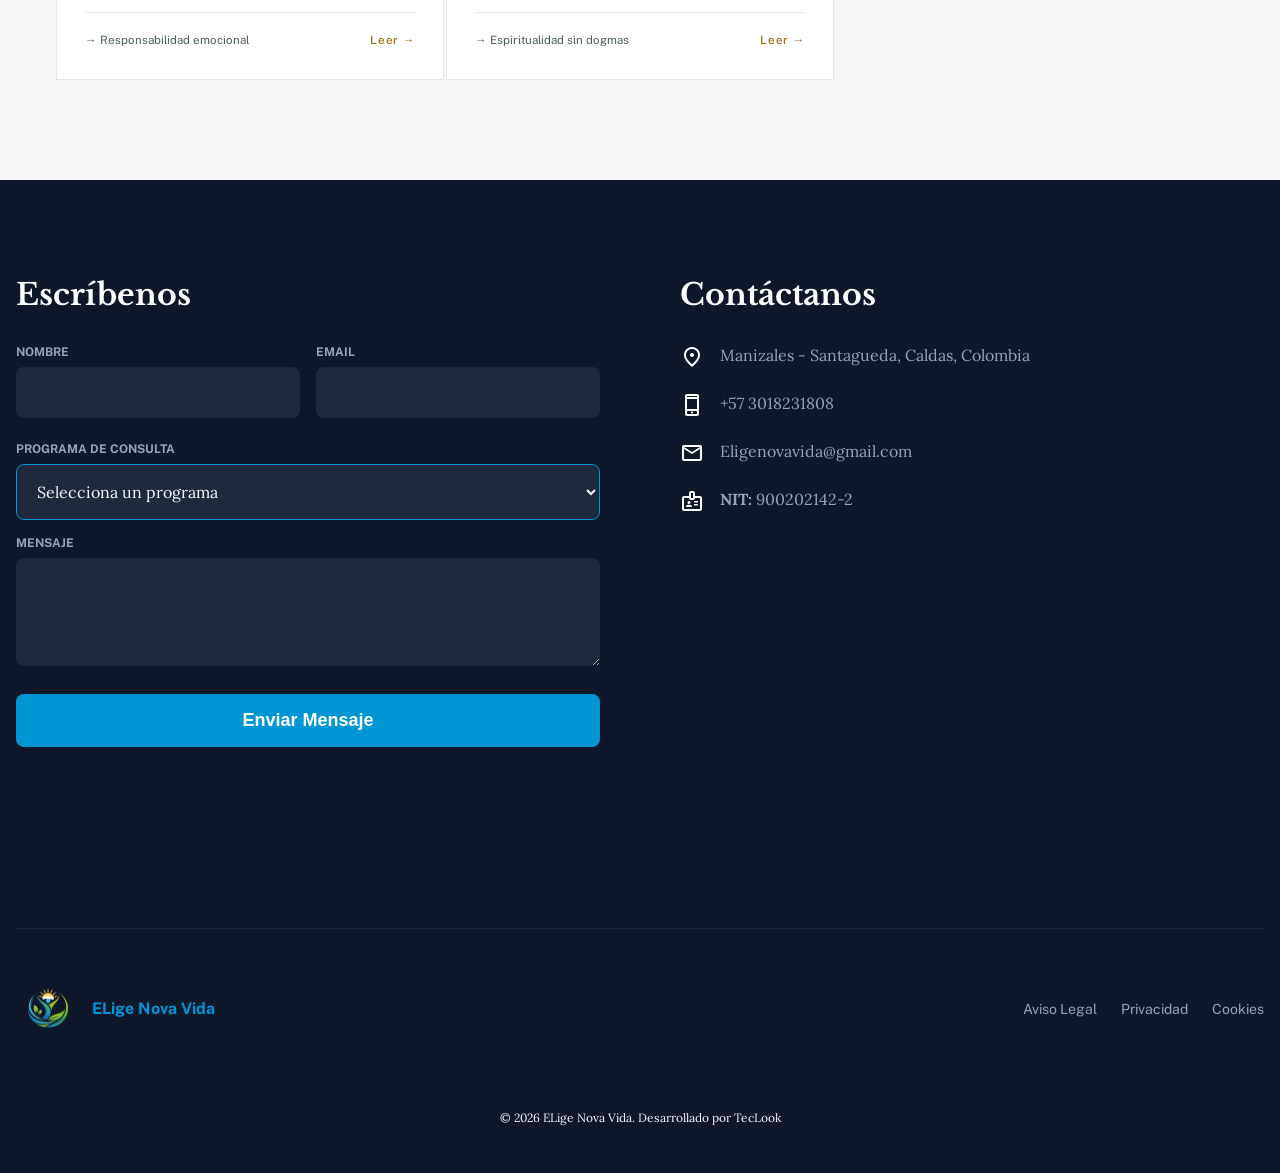
<file: articulos.html>
<!doctype html>
<html lang="es">
  <head>
    <meta charset="UTF-8" />
    <meta name="viewport" content="width=device-width, initial-scale=1.0" />
    <title>Blog - ELige Nova Vida | Artículos de Divulgación</title>
    <link href="https://fonts.googleapis.com/css2?family=Public+Sans:wght@300;400;500;600;700;800;900&display=swap" rel="stylesheet"/>
    <link href="https://fonts.googleapis.com/css2?family=Libre+Baskerville:wght@400;700&display=swap" rel="stylesheet"/>
    <link href="https://fonts.googleapis.com/css2?family=Lora:ital,wght@0,400;0,500;0,600;0,700;1,400&display=swap" rel="stylesheet"/>
    <link href="https://fonts.googleapis.com/css2?family=Material+Symbols+Outlined:wght,FILL@100..700,0..1&display=swap" rel="stylesheet"/>
    <link rel="stylesheet" href="css/articulos.css" />
    <link rel="icon" href="img/logo nova vida .png" type="image/png" />
    <link rel="shortcut icon" href="img/logo nova vida .png" />
    <link rel="apple-touch-icon" href="img/logo nova vida .png" />
   
  </head>
  <body>
    <header>
      <div class="header-inner">
        <div class="header-row">
          <div class="logo-wrap">
            <div class="logo-icon">
              <img src="img/logo nova vida .png" alt="Centro Nova Vida Logo" />
            </div>
            <span class="logo-text">Elige Nova Vida</span>
          </div>
          <nav>
            <a href="index.html">Inicio</a>
            <a href="index.html#about">Quienes somos</a>
            <a href="index.html#treatments">Tratamientos</a>
            <a href="index.html#facilities">Instalaciones</a>
            <a href="index.html#team">Equipo</a>
            <a href="articulos.html">Blog</a>
            <a href="index.html#contact">Contacto</a>
          </nav>
          <button class="hamburger-btn" id="hamburgerBtn" aria-label="Abrir menú">
            <span></span><span></span><span></span>
          </button>
        </div>
        <nav class="mobile-nav" id="mobileNav">
          <a href="index.html">Inicio</a>
          <a href="index.html#about">Quienes somos</a>
          <a href="index.html#treatments">Tratamientos</a>
          <a href="index.html#facilities">Instalaciones</a>
          <a href="index.html#team">Equipo</a>
          <a href="articulos.html">Blog</a>
          <a href="index.html#contact">Contacto</a>
        </nav>
      </div>
    </header>

    <div class="blog-hero reveal">
      <div class="hero-label">Elige Nova Vida · Blog</div>
      <h1>Reflexión, orientación<br />y <em>crecimiento consciente</em></h1>
      <p>
        10 artículos de divulgación sobre psicología, salud mental, bienestar
        emocional y espiritualidad terapéutica para acompañar procesos de
        transformación personal.
      </p>
    </div>

    <div class="filtros">
      <span class="filtro-label">Categorías:</span>
      <button class="filtro-btn activo" onclick="filtrar('todos', this)">Todos</button>
      <button class="filtro-btn" onclick="filtrar('psicoterapia', this)">Psicoterapia</button>
      <button class="filtro-btn" onclick="filtrar('salud-mental', this)">Salud Mental</button>
      <button class="filtro-btn" onclick="filtrar('bienestar', this)">Bienestar</button>
      <button class="filtro-btn" onclick="filtrar('desarrollo', this)">Desarrollo Personal</button>
      <button class="filtro-btn" onclick="filtrar('recuperacion', this)">Recuperación</button>
      <button class="filtro-btn" onclick="filtrar('espiritualidad', this)">Espiritualidad</button>
    </div>

    <div class="articulos-main" id="grid">
      <div class="card featured reveal" data-cat="psicoterapia" onclick="abrirModal(0)">
        <img src="img/1.jpeg" alt="Imagen del artículo" class="card-img" />
        <h2>La Logoterapia</h2>
        <p class="card-sub">Sentido, libertad y responsabilidad en la experiencia humana</p>
        <p class="card-resumen">
          Desarrollada por Viktor Frankl —sobreviviente del Holocausto— la logoterapia sostiene que la motivación primaria del ser humano no es el placer ni el poder, sino la búsqueda de sentido. Cuando ese sentido se frustra, emerge el «vacío existencial»: apatía, desesperanza o conductas compulsivas que encubren una crisis de significado.
        </p>
        <div class="card-clave">
          <div class="card-clave-titulo">Concepto central</div>
          <p>Frankl identificó tres vías para encontrar sentido: valores de creación, de experiencia y de actitud. Incluso en el dolor, el ser humano puede elegir su respuesta.</p>
        </div>
        <div class="card-footer">
          <span class="card-flecha-label">→ Aplicación práctica</span>
          <span class="card-flecha">Leer artículo →</span>
        </div>
      </div>

      <div class="card reveal" data-cat="bienestar" onclick="abrirModal(1)">
        <img src="img/2.jpeg" alt="Imagen del artículo" class="card-img" />
        <div class="card-cat">Psicología · Desarrollo Personal</div>
        <h2>Inteligencia Emocional</h2>
        <p class="card-sub">Un camino hacia la madurez personal y relacional</p>
        <p class="card-resumen">Las emociones no son obstáculos para la razón; son señales que contienen información valiosa sobre necesidades, valores y límites. Desarrollar inteligencia emocional comienza por cambiar nuestra actitud hacia ellas.</p>
        <div class="card-footer">
          <span class="card-flecha-label">→ Impacto comprobado</span>
          <span class="card-flecha">Leer →</span>
        </div>
      </div>

      <div class="card reveal" data-cat="salud-mental" onclick="abrirModal(2)">
        <img src="img/3.jpeg" alt="imagen del artículo" class="card-img" />
        <div class="card-cat">Salud Mental · Comprensión Clínica</div>
        <h2>Trastorno Límite de la Personalidad</h2>
        <p class="card-sub">Comprensión clínica, causas y caminos de recuperación</p>
        <p class="card-resumen">El TLP se caracteriza por inestabilidad emocional intensa, impulsividad e identidad difusa. Esta hipersensibilidad no es manipulación, sino una experiencia real que desborda los mecanismos internos de regulación.</p>
        <div class="card-footer">
          <span class="card-flecha-label">→ Mensaje clave</span>
          <span class="card-flecha">Leer →</span>
        </div>
      </div>

      <div class="card reveal" data-cat="salud-mental" onclick="abrirModal(3)">
        <img src="img/4.jpeg" alt="imagen del artículo" class="card-img" />
        <div class="card-cat">Salud Mental · Psiquiatría</div>
        <h2>Trastorno Bipolar</h2>
        <p class="card-sub">Comprensión clínica, tipos y abordaje integral</p>
        <p class="card-resumen">El trastorno bipolar implica oscilaciones entre episodios de exaltación y depresión profunda. No son simples cambios de humor, sino alteraciones profundas que afectan el pensamiento, la energía y la funcionalidad.</p>
        <div class="card-footer">
          <span class="card-flecha-label">→ Romper el mito</span>
          <span class="card-flecha">Leer →</span>
        </div>
      </div>

      <div class="card reveal" data-cat="bienestar" onclick="abrirModal(4)">
        <img src="img/5.jpeg" alt="imagen del artículo" class="card-img" />
        <div class="card-cat">Vínculos · Autonomía Afectiva</div>
        <h2>Dependencia Emocional</h2>
        <p class="card-sub">Comprender el apego patológico y recuperar la autonomía afectiva</p>
        <p class="card-resumen">La dependencia emocional es un patrón persistente de necesidades afectivas que se intentan cubrir de forma desproporcionada a través de otra persona. Miedo al abandono, idealización y necesidad constante de aprobación.</p>
        <div class="card-footer">
          <span class="card-flecha-label">→ El camino de recuperación</span>
          <span class="card-flecha">Leer →</span>
        </div>
      </div>

      <div class="card reveal" data-cat="salud-mental" onclick="abrirModal(5)">
        <img src="img/6.jpeg" alt="imagen del artículo" class="card-img" />
        <div class="card-cat">Salud Mental · Psiquiatría</div>
        <h2>Esquizofrenia</h2>
        <p class="card-sub">Evolución del concepto y comprensión clínica actual</p>
        <p class="card-resumen">La psiquiatría actual adopta un enfoque dimensional más flexible, describiendo síntomas positivos, negativos y cognitivos en lugar de subtipos rígidos. La detección temprana mejora significativamente el pronóstico.</p>
        <div class="card-footer">
          <span class="card-flecha-label">→ Desmitificar es clave</span>
          <span class="card-flecha">Leer →</span>
        </div>
      </div>

      <div class="card reveal" data-cat="bienestar" onclick="abrirModal(6)">
        <img src="img/7.jpeg" alt="imagen del artículo" class="card-img" />
        <div class="card-cat">Bienestar · Autorregulación</div>
        <h2>Técnicas de Relajación</h2>
        <p class="card-sub">Fundamentos, métodos y beneficios para la salud integral</p>
        <p class="card-resumen">El estrés crónico activa permanentemente la respuesta de lucha o huida. Las técnicas de relajación interrumpen ese ciclo enviando señales de seguridad al cerebro y activando el sistema nervioso parasimpático.</p>
        <div class="card-footer">
          <span class="card-flecha-label">→ Recomendación práctica</span>
          <span class="card-flecha">Leer →</span>
        </div>
      </div>

      <div class="card reveal" data-cat="desarrollo" onclick="abrirModal(7)">
        <img src="img/8.jpeg" alt="imagen del artículo" class="card-img" />
        <div class="card-cat">Desarrollo Personal · Propósito</div>
        <h2>Cómo Hacer un Proyecto de Vida</h2>
        <p class="card-sub">Guía integral para construir propósito y dirección</p>
        <p class="card-resumen">Un proyecto de vida no es una lista de metas aisladas, sino la integración de valores, talentos y responsabilidades en una visión coherente. Sin dirección clara, muchas personas viven reaccionando en lugar de eligiendo.</p>
        <div class="card-footer">
          <span class="card-flecha-label">→ Clave de sostenibilidad</span>
          <span class="card-flecha">Leer →</span>
        </div>
      </div>

      <div class="card reveal" data-cat="recuperacion" onclick="abrirModal(8)">
        <img src="img/9.jpeg" alt="imagen del artículo" class="card-img" />
        <div class="card-cat">Recuperación · Prevención de Recaídas</div>
        <h2>Fases de la Recaída Emocional</h2>
        <p class="card-sub">Comprender el proceso para prevenir la recaída conductual</p>
        <p class="card-resumen">La recaída no ocurre de forma repentina. Es un proceso progresivo que comienza mucho antes del consumo. La recaída emocional es la primera y más silenciosa fase, peligrosa precisamente porque no genera alarma.</p>
        <div class="card-footer">
          <span class="card-flecha-label">→ Responsabilidad emocional</span>
          <span class="card-flecha">Leer →</span>
        </div>
      </div>

      <div class="card reveal" data-cat="espiritualidad" onclick="abrirModal(9)">
        <img src="img/10.jpeg" alt="imagen del artículo" class="card-img" />
        <div class="card-cat">Espiritualidad Terapéutica · Recuperación</div>
        <h2>El Poder Superior</h2>
        <p class="card-sub">Dimensión espiritual y transformación interior en la recuperación</p>
        <p class="card-resumen">El Poder Superior no se impone como figura religiosa específica. Puede ser Dios, la fuerza del grupo, el amor o el potencial más elevado del propio ser. Lo esencial es confiar en algo mayor que el ego individual.</p>
        <div class="card-footer">
          <span class="card-flecha-label">→ Espiritualidad sin dogmas</span>
          <span class="card-flecha">Leer →</span>
        </div>
      </div>
    </div>

    <!-- MODAL -->
    <div class="modal-overlay" id="modalOverlay" onclick="cerrarModalFondo(event)">
      <div class="modal" id="modal">
        <div class="modal-header" id="modalHeader">
          <!-- Imagen de portada arriba del todo -->
          <div id="modalImgWrap"></div>
          <!-- Texto: número, categoría, título, subtítulo -->
          <div class="modal-header-content">
            <div class="modal-num" id="modalNum"></div>
            <div class="modal-cat" id="modalCat"></div>
            <h2 id="modalTitulo"></h2>
            <p class="modal-sub" id="modalSub"></p>
          </div>
          <div id="modalIconWrap"></div>
          <button class="modal-close" onclick="cerrarModal()">✕</button>
        </div>
        <div class="modal-body" id="modalBody"></div>
      </div>
    </div>

    <footer id="contact">
      <div class="footer-inner">
        <div class="footer-grid">
          <div>
            <h2>Escríbenos</h2>
            <form>
              <div class="form-row" style="margin-bottom: 1.5rem">
                <div><label>Nombre</label><input type="text" /></div>
                <div><label>Email</label><input type="email" /></div>
              </div>
              <div style="margin-bottom: 1.5rem">
                <label>Programa de consulta</label>
                <select class="program-select">
                  <option value="">Selecciona un programa</option>
                  <option>Reconstrucción del Alcohol</option>
                  <option>Reconstrucción de Cocaína</option>
                  <option>Reconstrucción de Fármacos</option>
                  <option>Reconstrucción del Juego</option>
                  <option>Conducta Sexual Compulsiva</option>
                  <option>Patología Dual</option>
                  <option>Información General</option>
                </select>
                <label>Mensaje</label>
                <textarea rows="4"></textarea>
              </div>
              <button class="btn-submit" type="button">Enviar Mensaje</button>
            </form>
          </div>
          <div>
            <h2>Contáctanos</h2>
            <div class="contact-info">
              <div class="contact-item">
                <span class="material-symbols-outlined">location_on</span>
                <p>Manizales - Santagueda, Caldas, Colombia</p>
              </div>
              <div class="contact-item">
                <span class="material-symbols-outlined">phone_iphone</span>
                <p>+57 3018231808</p>
              </div>
              <div class="contact-item">
                <span class="material-symbols-outlined">mail</span>
                <p>Eligenovavida@gmail.com</p>
              </div>
              <div class="contact-item">
                <span class="material-symbols-outlined">badge</span>
                <p><strong>NIT:</strong> 900202142-2 &nbsp;</p>
              </div>
              <iframe
                class="map-iframe"
                src="https://www.google.com/maps/embed?pb=!1m17!1m12!1m3!1d3994.731224220182!2d-75.68985362501806!3d5.098344794878626!2m3!1f0!2f0!3f0!3m2!1i1024!2i768!4f13.1!3m2!1m1!2zNcKwMDUnNTQuMCJOIDc1wrA0MScxNC4yIlc!5e1!3m2!1ses!2sco!4v1771888009173!5m2!1ses!2sco"
                style="border: 0" allowfullscreen="" loading="lazy"
                referrerpolicy="no-referrer-when-downgrade"></iframe>
            </div>
          </div>
        </div>
        <div class="footer-bottom">
          <div class="footer-logo">
            <div class="icon"><img src="img/logo nova vida .png" alt="Logo" /></div>
            <span class="name">ELige Nova Vida</span>
          </div>
          <div class="footer-links">
            <a href="privacidad.html">Aviso Legal</a>
            <a href="privacidad.html">Privacidad</a>
            <a href="privacidad.html">Cookies</a>
          </div>
        </div>
        <p class="footer-copy">© 2026 ELige Nova Vida. Desarrollado por TecLook</p>
      </div>
    </footer>

    <script>
      const articulos = [
        {
          num: "01", cat: "Psicoterapia · Sentido de Vida",
          titulo: "La Logoterapia",
          sub: "Sentido, libertad y responsabilidad en la experiencia humana",
          img: "img/1.jpeg",
          resumen: "Desarrollada por Viktor Frankl —sobreviviente del Holocausto— la logoterapia sostiene que la motivación primaria del ser humano no es el placer ni el poder, sino la búsqueda de sentido. Cuando ese sentido se frustra, emerge el «vacío existencial»: apatía, desesperanza o conductas compulsivas que encubren una crisis de significado.",
          resumen2: "Sus técnicas principales incluyen la intención paradójica (enfrentar el miedo con humor para romper la ansiedad anticipatoria), la derreflexión (desplazar la atención hacia el mundo exterior) y el diálogo socrático (preguntas que ayudan al paciente a descubrir su propio significado). Estas herramientas no imponen un sentido prefabricado, sino que facilitan que cada persona lo descubra por sí misma.",
          claveTitulo: "Concepto central: voluntad de sentido",
          claveTexto: "Frankl identificó tres vías para encontrar sentido: valores de creación (lo que aportamos), valores de experiencia (lo que recibimos, como el amor o la belleza) y valores de actitud (la manera en que enfrentamos el sufrimiento inevitable). Este tercer camino es el más revolucionario: incluso en el dolor, el ser humano puede elegir su respuesta.",
          flechaLabel: "Aplicación práctica",
          flechaTexto: "La logoterapia es hoy referencia en acompañamiento de enfermedades crónicas, duelo, crisis vocacionales y rehabilitación de adicciones. Más que eliminar síntomas, busca que la persona encuentre un «para qué» que sostenga su vida."
        },
        {
          num: "02", cat: "Psicología · Desarrollo Personal",
          titulo: "Inteligencia Emocional",
          sub: "Un camino hacia la madurez personal y relacional",
          img: "img/2.jpeg",
          resumen: "Las emociones no son obstáculos para la razón; son señales que contienen información valiosa sobre necesidades, valores y límites. Desarrollar inteligencia emocional comienza por cambiar nuestra actitud: en lugar de juzgar las emociones como buenas o malas, aprendemos a leerlas como datos internos que requieren interpretación.",
          resumen2: "La inteligencia emocional no es un rasgo fijo; es una competencia que se desarrolla durante toda la vida. Desde la infancia, padres y educadores pueden modelar conductas emocionales saludables. En adultos, la práctica de atención plena y la escritura reflexiva ayudan a detectar patrones emocionales recurrentes.",
          claveTitulo: "Las cinco dimensiones clave",
          claveTexto: "Autoconciencia: reconocer las propias emociones en el momento en que ocurren. Autorregulación: canalizar emociones adecuadamente sin reprimirlas. Motivación interna: orientar las emociones hacia metas significativas. Empatía: captar la perspectiva emocional del otro. Habilidades sociales: comunicarse con claridad y resolver conflictos de forma constructiva.",
          flechaLabel: "Impacto comprobado",
          flechaTexto: "Personas con mayor inteligencia emocional presentan mejor salud mental, relaciones más satisfactorias y mayor rendimiento profesional. No elimina los problemas, pero proporciona herramientas para afrontarlos con equilibrio."
        },
        {
          num: "03", cat: "Salud Mental · Comprensión Clínica",
          titulo: "Trastorno Límite de la Personalidad",
          sub: "Comprensión clínica, causas y caminos de recuperación",
          img: "img/3.jpeg",
          resumen: "El TLP se caracteriza por inestabilidad emocional intensa, impulsividad, identidad difusa y relaciones interpersonales polarizadas. Las personas que lo padecen experimentan emociones de forma más rápida, más intensa y durante más tiempo que la mayoría. Esta hipersensibilidad no es manipulación, sino una experiencia real que desborda los mecanismos internos de regulación.",
          resumen2: "El tratamiento más reconocido es la Terapia Dialéctico-Conductual (DBT) de Marsha Linehan, que combina aceptación y cambio, enseñando habilidades concretas de regulación emocional, tolerancia al malestar y efectividad interpersonal. Con acompañamiento sostenido, muchas personas experimentan una disminución significativa de síntomas.",
          claveTitulo: "Lo que está detrás de los síntomas",
          claveTexto: "El TLP suele originarse en entornos invalidantes: contextos donde las emociones del niño fueron minimizadas, ridiculizadas o castigadas. Esto impide el aprendizaje de estrategias efectivas de regulación emocional. No existe una única causa; interactúan factores genéticos, neurobiológicos y experiencias tempranas adversas.",
          flechaLabel: "Mensaje clave",
          flechaTexto: "El TLP no es una sentencia. Detrás de la impulsividad hay, frecuentemente, una historia de sufrimiento no resuelto. Una mirada compasiva, libre de estigmas, es el primer paso hacia la recuperación."
        },
        {
          num: "04", cat: "Salud Mental · Psiquiatría",
          titulo: "Trastorno Bipolar",
          sub: "Comprensión clínica, tipos y abordaje integral",
          img: "img/4.jpeg",
          resumen: "El trastorno bipolar implica oscilaciones significativas entre episodios de exaltación (manía o hipomanía) y episodios de depresión profunda. No son simples cambios de humor, sino alteraciones profundas que afectan el pensamiento, la energía, la conducta y la funcionalidad.",
          resumen2: "El tratamiento combina estabilizadores del ánimo con psicoterapia enfocada en psicoeducación, reconocimiento temprano de síntomas y hábitos estables como regularidad del sueño y abstinencia de sustancias. El diagnóstico temprano mejora significativamente el pronóstico.",
          claveTitulo: "Los cuatro tipos principales",
          claveTexto: "Tipo I: al menos un episodio maníaco completo. Tipo II: episodios hipomaníacos y depresivos sin manía plena; frecuentemente subdiagnosticado. Ciclotimia: cambios crónicos de menor intensidad que persisten por al menos dos años. Formas no especificadas: presentaciones que requieren evaluación detallada.",
          flechaLabel: "Romper el mito",
          flechaTexto: "La bipolaridad no equivale a inestabilidad peligrosa. Con tratamiento adecuado, muchas personas llevan vidas productivas y satisfactorias. La creatividad, la sensibilidad y el liderazgo son cualidades frecuentes en personas con este diagnóstico bien gestionado."
        },
        {
          num: "05", cat: "Vínculos · Autonomía Afectiva",
          titulo: "Dependencia Emocional",
          sub: "Comprender el apego patológico y recuperar la autonomía afectiva",
          img: "img/5.jpeg",
          resumen: "La dependencia emocional es un patrón persistente de necesidades afectivas insatisfechas que se intentan cubrir de manera desproporcionada a través de otra persona. Se caracteriza por miedo intenso al abandono, idealización de la pareja, necesidad constante de aprobación y tolerancia a situaciones desequilibradas.",
          resumen2: "Sus raíces suelen encontrarse en estilos de apego ansioso desarrollados en la infancia. La psicoterapia permite identificar creencias irracionales, reconstruir la autoestima y aprender a sostener la soledad sin vivirla como abandono.",
          claveTitulo: "Diferencia entre amor y dependencia",
          claveTexto: "El amor sano implica deseo de compartir, cuidado recíproco y respeto a la individualidad. La dependencia convierte la relación en el centro exclusivo de la vida, desplazando amistades, proyectos e identidad propia. El amor auténtico permite que el otro sea libre; la dependencia busca retenerlo a cualquier costo.",
          flechaLabel: "El camino de recuperación",
          flechaTexto: "Superar la dependencia emocional no significa volverse frío o distante, sino aprender a elegir vínculos desde la libertad y no desde la carencia. Retomar intereses propios, establecer límites claros y practicar el autocuidado son pasos concretos hacia la autonomía afectiva."
        },
        {
          num: "06", cat: "Salud Mental · Psiquiatría",
          titulo: "Esquizofrenia",
          sub: "Evolución del concepto y comprensión clínica actual",
          img: "img/6.jpeg",
          resumen: "La esquizofrenia es un trastorno mental grave que afecta la percepción, el pensamiento, el lenguaje y la afectividad. La psiquiatría actual adopta un enfoque dimensional más flexible que reconoce la variabilidad de síntomas en cada persona.",
          resumen2: "El tratamiento incluye antipsicóticos para los síntomas positivos e intervención psicosocial: terapia cognitivo-conductual para psicosis, rehabilitación cognitiva, entrenamiento en habilidades sociales y apoyo familiar. La detección temprana mejora significativamente las probabilidades de recuperación funcional.",
          claveTitulo: "Tres dimensiones sintomáticas clave",
          claveTexto: "Síntomas positivos: delirios, alucinaciones y pensamiento desorganizado. Síntomas negativos: pérdida de motivación, reducción del habla, anhedonia y aplanamiento afectivo. Síntomas cognitivos: alteraciones de memoria, atención y funciones ejecutivas que pueden persistir aún cuando los síntomas psicóticos están controlados.",
          flechaLabel: "Desmitificar es clave",
          flechaTexto: "La esquizofrenia no implica doble personalidad ni predispone a la violencia. El estigma puede ser más incapacitante que los propios síntomas. Con acompañamiento adecuado, es posible mejorar la calidad de vida de forma sostenida."
        },
        {
          num: "07", cat: "Bienestar · Autorregulación",
          titulo: "Técnicas de Relajación",
          sub: "Fundamentos, métodos y beneficios para la salud integral",
          img: "img/7.jpeg",
          resumen: "El estrés crónico activa de forma permanente la respuesta de lucha o huida. Las técnicas de relajación buscan interrumpir ese ciclo enviando al cerebro señales de seguridad y calma, activando el sistema nervioso parasimpático responsable del descanso y la recuperación.",
          resumen2: "La práctica constante produce beneficios reales: disminución de la presión arterial, reducción de tensión muscular, mejor sueño, mayor claridad mental y mayor resiliencia emocional. Se utilizan en tratamiento de ansiedad, depresión leve, insomnio, dolor crónico y rehabilitación de adicciones.",
          claveTitulo: "Cinco técnicas principales",
          claveTexto: "1. Respiración diafragmática: inhalar lento por la nariz, exhalar pausado. 2. Relajación muscular progresiva (Jacobson): tensar y soltar grupos musculares. 3. Visualización guiada: imaginar escenas tranquilas. 4. Meditación y mindfulness: conciencia del momento presente sin juicio. 5. Entrenamiento autógeno: autosugestión con frases enfocadas en sensaciones corporales.",
          flechaLabel: "Recomendación práctica",
          flechaTexto: "Empezar con 5-10 minutos diarios de respiración diafragmática es suficiente para notar cambios. La regularidad es más importante que la duración. Es normal que al inicio la mente divague; la clave es retomar la atención con amabilidad."
        },
        {
          num: "08", cat: "Desarrollo Personal · Propósito",
          titulo: "Cómo Hacer un Proyecto de Vida",
          sub: "Guía integral para construir propósito y dirección",
          img: "img/8.jpeg",
          resumen: "Un proyecto de vida es una planificación consciente de aquello que una persona desea ser, hacer y alcanzar. No es una lista de metas aisladas, sino la integración de valores, talentos, sueños y responsabilidades en una visión coherente del futuro.",
          resumen2: "El punto de partida es el autoconocimiento: identificar valores, fortalezas, limitaciones e intereses. Las metas deben ser específicas, medibles, alcanzables, realistas y con plazo definido. Dividirlas en corto, mediano y largo plazo facilita el seguimiento y los ajustes necesarios.",
          claveTitulo: "Las cinco dimensiones del proyecto integral",
          claveTexto: "Personal: salud física, mental y espiritual. Académica/profesional: carrera y formación alineados con talentos. Familiar y social: vínculos afectivos y redes de apoyo. Económica: planificación de ingresos, ahorro e inversión. Ética/espiritual: principios que orientan las decisiones y mantienen coherencia de vida.",
          flechaLabel: "Clave de sostenibilidad",
          flechaTexto: "El proyecto de vida no es un documento que se archiva; es un proceso dinámico que evoluciona con la experiencia. Revisarlo anualmente, celebrar los avances y ajustar el rumbo sin perder la esencia es la práctica de quienes viven con propósito real."
        },
        {
          num: "09", cat: "Recuperación · Prevención de Recaídas",
          titulo: "Fases de la Recaída Emocional",
          sub: "Comprender el proceso para prevenir la recaída conductual",
          img: "img/9.jpeg",
          resumen: "La recaída no ocurre de forma repentina. Es un proceso progresivo que comienza mucho antes de que la persona vuelva al consumo. La recaída emocional es la primera y más silenciosa de sus tres fases —emocional, mental y conductual— y paradójicamente ocurre cuando la persona cree que está bien.",
          resumen2: "La recaída emocional es peligrosa porque es silenciosa: no genera alarma inmediata. Si no se interviene, desemboca en la recaída mental, donde aparecen pensamientos como «una vez no pasa nada». La prevención consiste en expresar emociones regularmente, mantener rutinas de autocuidado y pedir ayuda antes de sentirse desbordado.",
          claveTitulo: "Las 7 señales progresivas",
          claveTexto: "1. Negación emocional. 2. Supresión de emociones: irritabilidad, funcionar en automático. 3. Abandono del autocuidado: sueño, alimentación, terapia. 4. Aislamiento emocional y social. 5. Resentimiento y victimismo. 6. Agotamiento crónico: ansiedad persistente, vacío. 7. Búsqueda inconsciente de alivio: pantallas, comida compulsiva, compras impulsivas.",
          flechaLabel: "Responsabilidad emocional",
          flechaTexto: "La recaída emocional no es un fracaso moral. Es una señal de que algo interno necesita atención. La sobriedad duradera no se sostiene solo con fuerza de voluntad, sino con conciencia, honestidad emocional y compromiso cotidiano con el propio bienestar."
        },
        {
          num: "10", cat: "Espiritualidad Terapéutica · Recuperación",
          titulo: "El Poder Superior",
          sub: "Dimensión espiritual y transformación interior en los procesos de recuperación",
          img: "img/10.jpeg",
          resumen: "El concepto de Poder Superior, difundido por el movimiento de Alcohólicos Anónimos desde 1935, no se impone como figura religiosa específica. Se define de forma abierta: puede ser Dios, la fuerza del grupo, el amor, la naturaleza o el propio potencial más elevado. Lo esencial no es su definición teológica, sino la experiencia de confiar en algo mayor que el ego individual.",
          resumen2: "Desde una perspectiva psicológica, el Poder Superior reduce la ansiedad existencial, activa la esperanza, favorece la responsabilidad consciente e integra sentido al sufrimiento. No elimina la necesidad de acción; la complementa. La espiritualidad auténtica produce frutos visibles: mayor serenidad, capacidad de perdonar y confianza en procesos a largo plazo.",
          claveTitulo: "¿Por qué el ego solo no es suficiente?",
          claveTexto: "Muchas recaídas no ocurren por falta de intención, sino por depender exclusivamente del autocontrol. El Poder Superior introduce una variable diferente: la rendición consciente. No es pasividad, sino apertura a recibir ayuda. Cuando el ego deja de absolutizarse, surge un espacio interior donde el cambio real se vuelve posible.",
          flechaLabel: "Espiritualidad sin dogmas",
          flechaTexto: "Una persona puede concebir su Poder Superior desde cualquier tradición —o desde ninguna. Lo relevante no es la doctrina, sino la transformación interior que produce. Allí donde el ser humano deja de luchar solo y se abre a algo más grande, comienza un camino auténtico de renovación interior."
        }
      ];

      function abrirModal(idx) {
        const a = articulos[idx];
        // Imagen en la parte superior del header
        document.getElementById("modalImgWrap").innerHTML =
          `<img src="${a.img}" alt="${a.titulo}" class="modal-header-img" />`;
        document.getElementById("modalNum").textContent = a.num;
        document.getElementById("modalCat").textContent = a.cat;
        document.getElementById("modalTitulo").textContent = a.titulo;
        document.getElementById("modalSub").textContent = a.sub;
        // Sin íconos SVG
        document.getElementById("modalIconWrap").innerHTML = "";
        document.getElementById("modalBody").innerHTML = `
          <p>${a.resumen}</p>
          <p>${a.resumen2}</p>
          <div class="modal-clave">
            <div class="modal-clave-titulo">${a.claveTitulo}</div>
            <p>${a.claveTexto}</p>
          </div>
          <div class="modal-flecha">
            <div class="modal-flecha-icon">→</div>
            <div class="modal-flecha-content">
              <h4>${a.flechaLabel}</h4>
              <p>${a.flechaTexto}</p>
            </div>
          </div>
        `;
        document.getElementById("modalOverlay").classList.add("open");
        document.body.style.overflow = "hidden";
      }

      function cerrarModal() {
        document.getElementById("modalOverlay").classList.remove("open");
        document.body.style.overflow = "";
      }

      function cerrarModalFondo(e) {
        if (e.target === document.getElementById("modalOverlay")) cerrarModal();
      }

      document.addEventListener("keydown", (e) => {
        if (e.key === "Escape") cerrarModal();
      });

      function filtrar(cat, btn) {
        document.querySelectorAll(".filtro-btn").forEach((b) => b.classList.remove("activo"));
        btn.classList.add("activo");
        document.querySelectorAll(".card").forEach((card) => {
          if (cat === "todos" || card.dataset.cat === cat) {
            card.classList.remove("hidden");
          } else {
            card.classList.add("hidden");
          }
        });
      }

      const observer = new IntersectionObserver(
        (entries) => {
          entries.forEach((e) => { if (e.isIntersecting) e.target.classList.add("visible"); });
        },
        { threshold: 0.08 }
      );
      document.querySelectorAll(".reveal").forEach((el) => observer.observe(el));

      const btn = document.getElementById("hamburgerBtn");
      const menu = document.getElementById("mobileNav");
      btn.addEventListener("click", () => {
        btn.classList.toggle("open");
        menu.classList.toggle("open");
      });
      menu.querySelectorAll("a").forEach((a) => {
        a.addEventListener("click", () => {
          btn.classList.remove("open");
          menu.classList.remove("open");
        });
      });
    </script>
  </body>

</html>
</file>
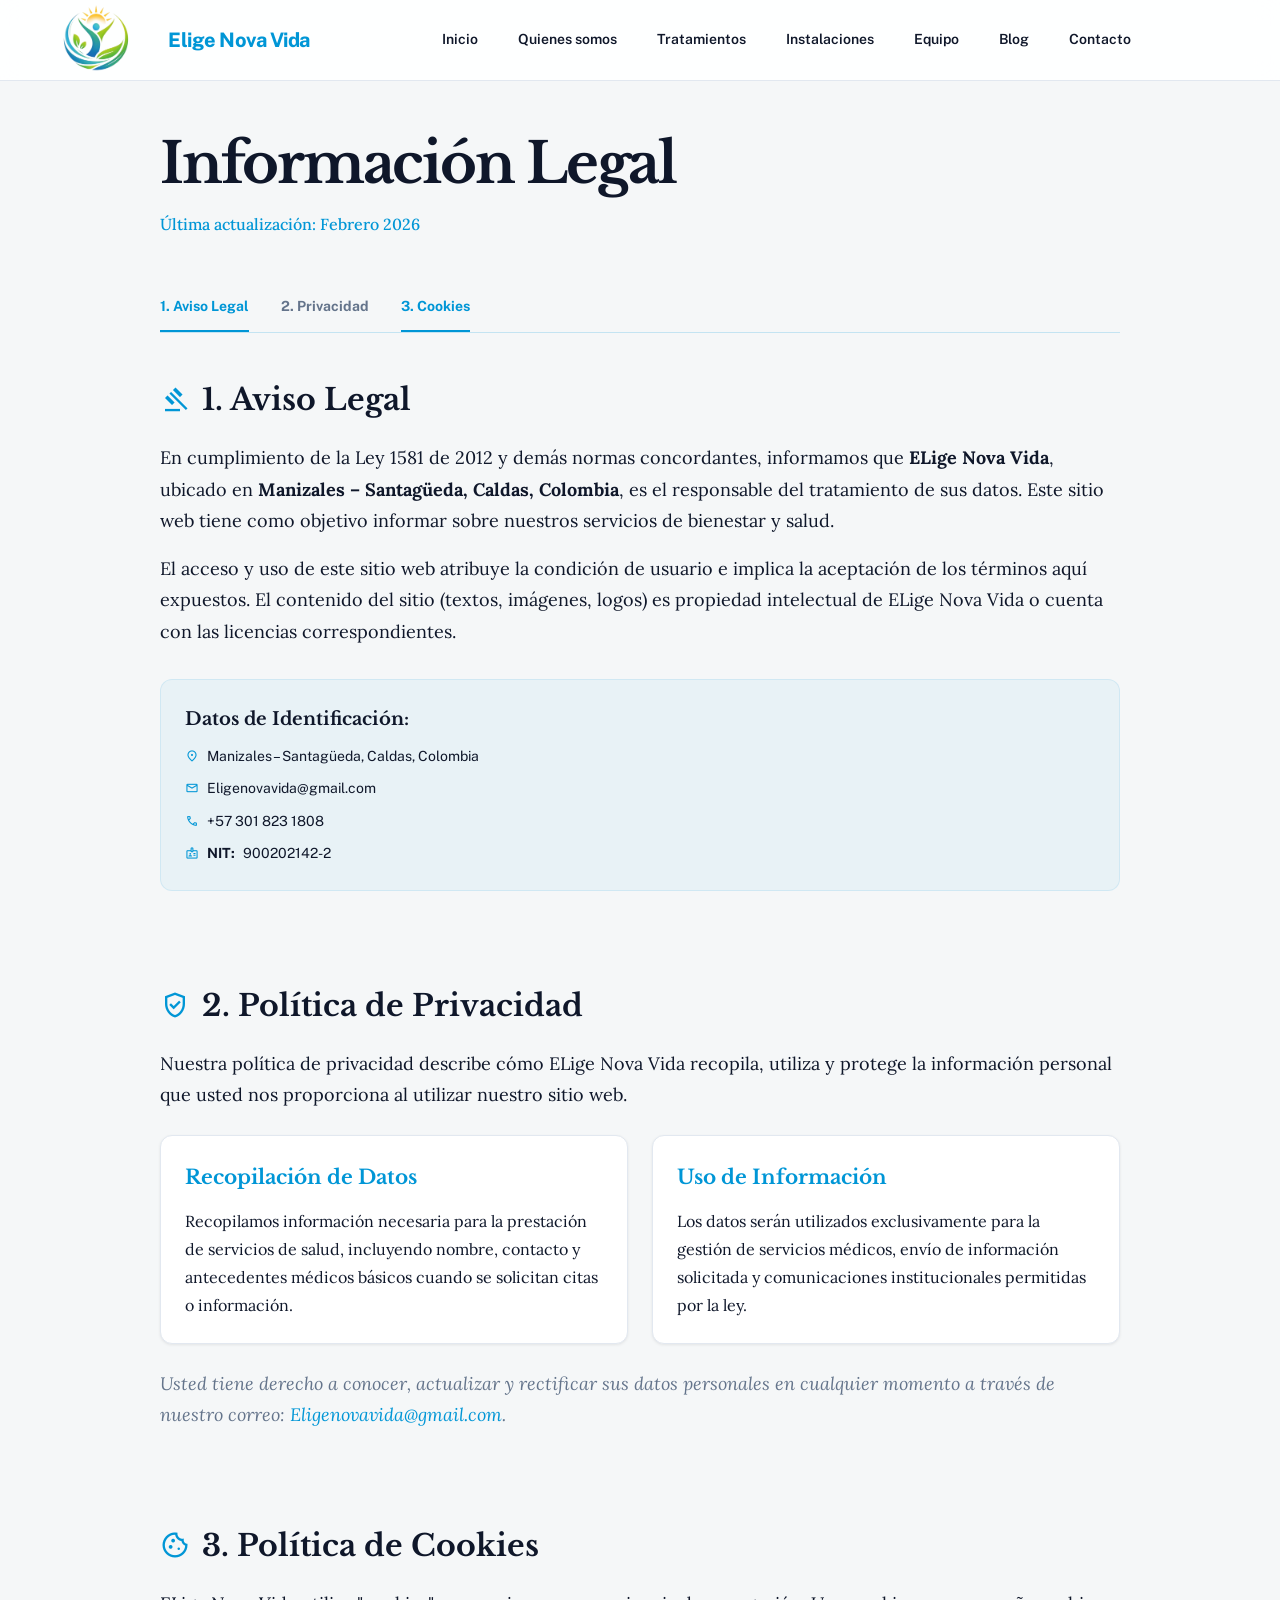
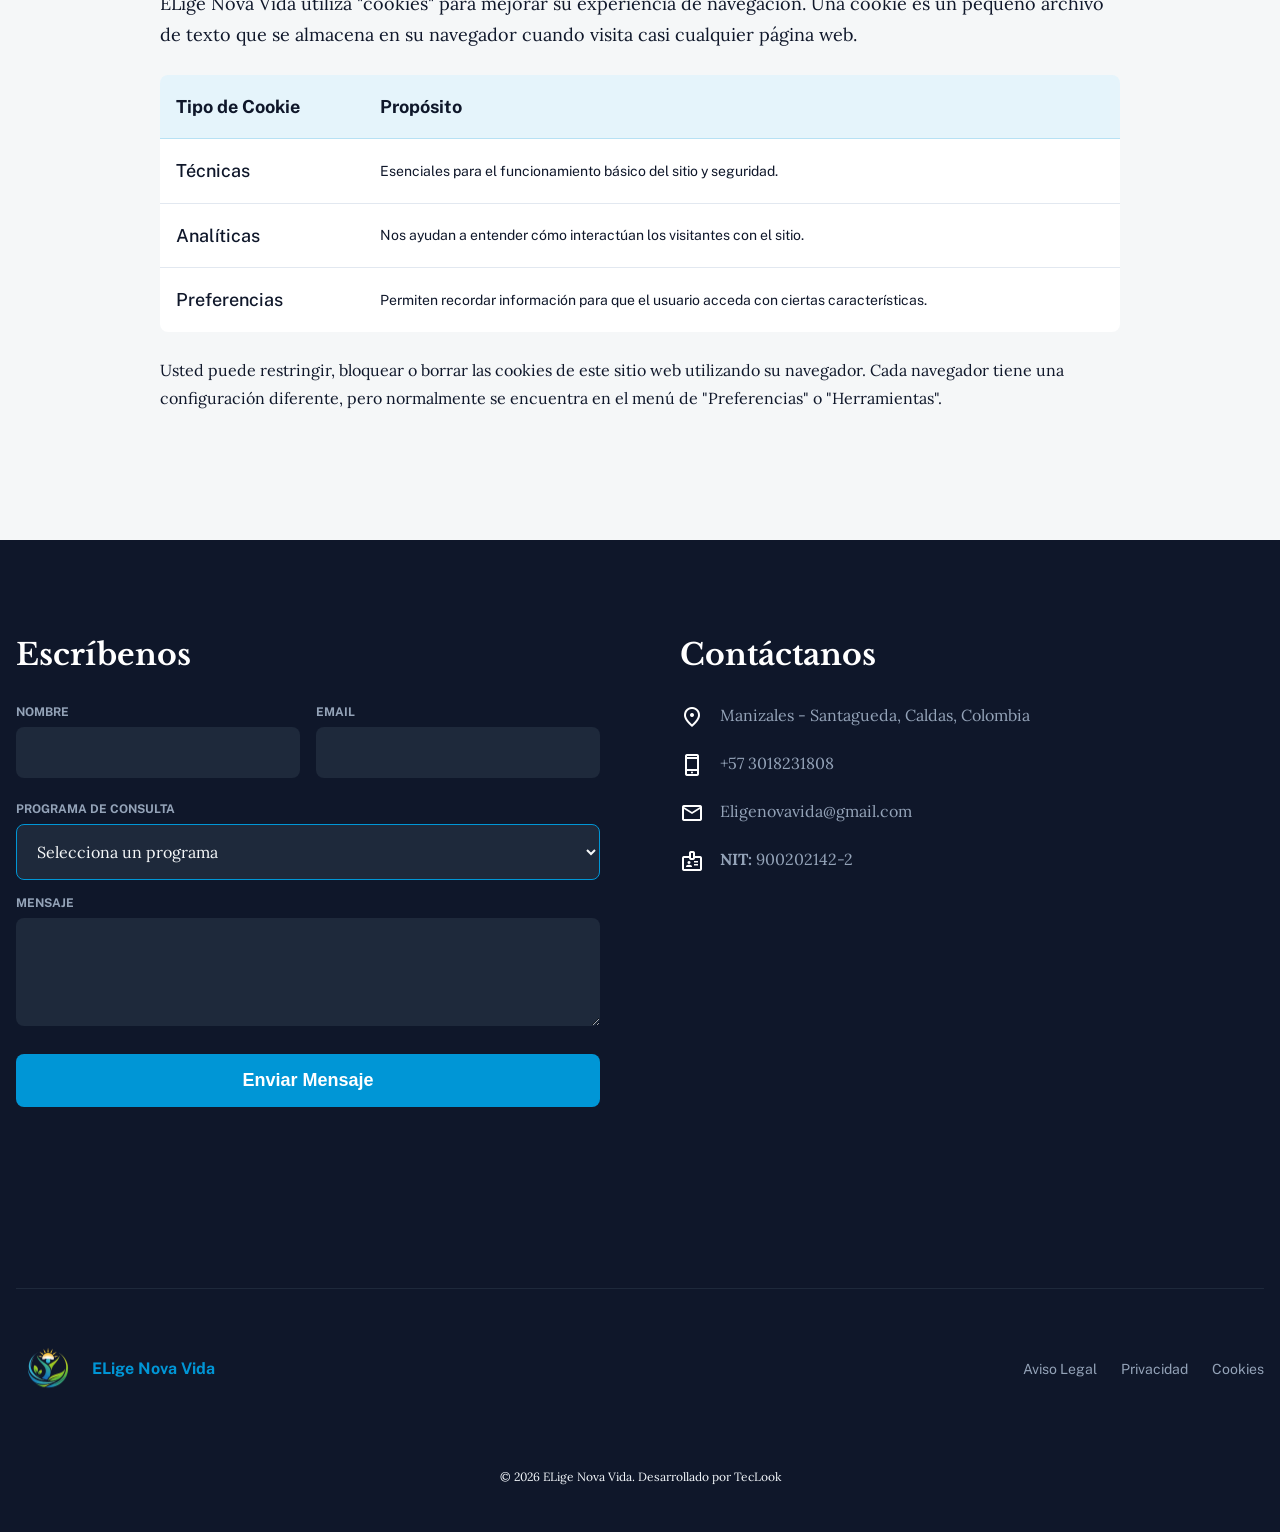
<file: privacidad.html>
<!doctype html>
<html lang="es">
  <head>
    <meta charset="utf-8" />
    <meta content="width=device-width, initial-scale=1.0" name="viewport" />
    <link
      href="https://fonts.googleapis.com/css2?family=Public+Sans:wght@300;400;500;600;700;800;900&display=swap"
      rel="stylesheet"
    />
    <link
      href="https://fonts.googleapis.com/css2?family=Libre+Baskerville:wght@400;700&display=swap"
      rel="stylesheet"
    />
    <link
      href="https://fonts.googleapis.com/css2?family=Lora:wght@400;500;600;700&display=swap"
      rel="stylesheet"
    />
    <link
      href="https://fonts.googleapis.com/css2?family=Material+Symbols+Outlined:wght,FILL@100..700,0..1&display=swap"
      rel="stylesheet"
    />
    <title>ELige Nova Vida - Información Legal</title>
    <link href="css/privacidad.css" rel="stylesheet" />
    <link rel="icon" href="img/logo nova vida .png" type="image/png" />
    <link rel="shortcut icon" href="img/logo nova vida .png" />
    <link rel="apple-touch-icon" href="img/logo nova vida .png" />
  </head>
  <body>
    <div
      style="
        position: relative;
        display: flex;
        min-height: 100vh;
        width: 100%;
        flex-direction: column;
      "
    >
      <!-- Navigation -->
      <header>
        <div class="header-inner">
          <div class="header-row">
            <div class="logo-wrap">
              <div class="logo-icon">
                <img src="img/logo nova vida .png" alt="Elige Nova Vida Logo" />
              </div>
              <span class="logo-text">Elige Nova Vida</span>
            </div>

            <nav>
              <a href="index.html">Inicio</a>
              <a href="index.html#about">Quienes somos</a>
              <a href="index.html#treatments">Tratamientos</a>
              <a href="index.html#facilities">Instalaciones</a>
              <a href="index.html#team">Equipo</a>
              <a href="articulos.html">Blog</a>
              <a href="index.html#contact">Contacto</a>
            </nav>

            <button
              class="hamburger-btn"
              id="hamburgerBtn"
              aria-label="Abrir menú"
            >
              <span></span><span></span><span></span>
            </button>
          </div>

          <nav class="mobile-nav" id="mobileNav">
            <a href="index.html">Inicio</a>
            <a href="index.html#about">Quienes somos</a>
            <a href="index.html#treatments">Tratamientos</a>
            <a href="index.html#facilities">Instalaciones</a>
            <a href="index.html#team">Equipo</a>
            <a href="articulos.html">Blog</a>
            <a href="index.html#contact">Contacto</a>
          </nav>
        </div>
      </header>

      <main>
        <!-- Header Section -->
        <div class="page-header">
          <h1>Información Legal</h1>
          <p>Última actualización: Febrero 2026</p>
        </div>

        <!-- Sticky Tab Nav -->
        <div class="tab-nav">
          <a href="#aviso-legal" class="active">1. Aviso Legal</a>
          <a href="#privacidad">2. Privacidad</a>
          <a href="#cookies">3. Cookies</a>
        </div>

        <!-- Content Area -->
        <div class="content-area">
          <!-- 1. Aviso Legal -->
          <section id="aviso-legal">
            <div class="section-title">
              <span class="material-symbols-outlined">gavel</span>
              <h2>1. Aviso Legal</h2>
            </div>
            <div class="prose">
              <p>
                En cumplimiento de la Ley 1581 de 2012 y demás normas
                concordantes, informamos que <strong>ELige Nova Vida</strong>,
                ubicado en
                <strong>Manizales – Santagüeda, Caldas, Colombia</strong>, es el
                responsable del tratamiento de sus datos. Este sitio web tiene
                como objetivo informar sobre nuestros servicios de bienestar y
                salud.
              </p>
              <p>
                El acceso y uso de este sitio web atribuye la condición de
                usuario e implica la aceptación de los términos aquí expuestos.
                El contenido del sitio (textos, imágenes, logos) es propiedad
                intelectual de ELige Nova Vida o cuenta con las licencias
                correspondientes.
              </p>
              <div class="info-box">
                <h4>Datos de Identificación:</h4>
                <ul>
                  <li>
                    <span class="material-symbols-outlined">location_on</span>
                    Manizales – Santagüeda, Caldas, Colombia
                  </li>
                  <li>
                    <span class="material-symbols-outlined">mail</span>
                    Eligenovavida@gmail.com
                  </li>
                  <li>
                    <span class="material-symbols-outlined">call</span> +57 301
                    823 1808
                  </li>
                  <li>
                    <span class="material-symbols-outlined">badge</span>
                    <strong>NIT:</strong> 900202142-2 &nbsp;
                   
                  </li>
                </ul>
              </div>
            </div>
          </section>

          <!-- 2. Política de Privacidad -->
          <section id="privacidad">
            <div class="section-title">
              <span class="material-symbols-outlined">verified_user</span>
              <h2>2. Política de Privacidad</h2>
            </div>
            <div class="prose">
              <p>
                Nuestra política de privacidad describe cómo ELige Nova Vida
                recopila, utiliza y protege la información personal que usted
                nos proporciona al utilizar nuestro sitio web.
              </p>
              <div class="privacy-grid">
                <div class="privacy-card">
                  <h3>Recopilación de Datos</h3>
                  <p>
                    Recopilamos información necesaria para la prestación de
                    servicios de salud, incluyendo nombre, contacto y
                    antecedentes médicos básicos cuando se solicitan citas o
                    información.
                  </p>
                </div>
                <div class="privacy-card">
                  <h3>Uso de Información</h3>
                  <p>
                    Los datos serán utilizados exclusivamente para la gestión de
                    servicios médicos, envío de información solicitada y
                    comunicaciones institucionales permitidas por la ley.
                  </p>
                </div>
              </div>
              <p class="italic-note">
                Usted tiene derecho a conocer, actualizar y rectificar sus datos
                personales en cualquier momento a través de nuestro correo:
                <a href="mailto:Eligenovavida@gmail.com"
                  >Eligenovavida@gmail.com</a
                >.
              </p>
            </div>
          </section>

          <!-- 3. Política de Cookies -->
          <section id="cookies" style="padding-bottom: 5rem">
            <div class="section-title">
              <span class="material-symbols-outlined">cookie</span>
              <h2>3. Política de Cookies</h2>
            </div>
            <div class="prose">
              <p>
                ELige Nova Vida utiliza "cookies" para mejorar su experiencia de
                navegación. Una cookie es un pequeño archivo de texto que se
                almacena en su navegador cuando visita casi cualquier página
                web.
              </p>
              <div class="table-wrap">
                <table>
                  <thead>
                    <tr>
                      <th>Tipo de Cookie</th>
                      <th>Propósito</th>
                    </tr>
                  </thead>
                  <tbody>
                    <tr>
                      <td>Técnicas</td>
                      <td>
                        Esenciales para el funcionamiento básico del sitio y
                        seguridad.
                      </td>
                    </tr>
                    <tr>
                      <td>Analíticas</td>
                      <td>
                        Nos ayudan a entender cómo interactúan los visitantes
                        con el sitio.
                      </td>
                    </tr>
                    <tr>
                      <td>Preferencias</td>
                      <td>
                        Permiten recordar información para que el usuario acceda
                        con ciertas características.
                      </td>
                    </tr>
                  </tbody>
                </table>
              </div>
              <p class="cookies-note">
                Usted puede restringir, bloquear o borrar las cookies de este
                sitio web utilizando su navegador. Cada navegador tiene una
                configuración diferente, pero normalmente se encuentra en el
                menú de "Preferencias" o "Herramientas".
              </p>
            </div>
          </section>
        </div>
      </main>

      <!-- Footer & Contact -->
      <footer id="contact">
        <div class="footer-inner">
          <div class="footer-grid">
            <div>
              <h2>Escríbenos</h2>
              <form>
                <div class="form-row" style="margin-bottom: 1.5rem">
                  <div><label>Nombre</label><input type="text" /></div>
                  <div><label>Email</label><input type="email" /></div>
                </div>
                <div style="margin-bottom: 1.5rem">
                  <label>Programa de consulta</label>
                  <select class="program-select">
                    <option value="">Selecciona un programa</option>
                    <option>Reconstrucción del Alcohol</option>
                    <option>Reconstrucción de Cocaína</option>
                    <option>Reconstrucción de Fármacos</option>
                    <option>Reconstrucción del Juego</option>
                    <option>Conducta Sexual Compulsiva</option>
                    <option>Patología Dual</option>
                    <option>Información General</option>
                  </select>
                  <label>Mensaje</label>
                  <textarea rows="4"></textarea>
                </div>
                <button class="btn-submit" type="button">Enviar Mensaje</button>
              </form>
            </div>
            <div>
              <h2>Contáctanos</h2>
              <div class="contact-info">
                <div class="contact-item">
                  <span class="material-symbols-outlined">location_on</span>
                  <p>Manizales - Santagueda, Caldas, Colombia</p>
                </div>
                <div class="contact-item">
                  <span class="material-symbols-outlined">phone_iphone</span>
                  <p>+57 3018231808</p>
                </div>
                <div class="contact-item">
                  <span class="material-symbols-outlined">mail</span>
                  <p>Eligenovavida@gmail.com</p>
                </div>
                <div class="contact-item">
                  <span class="material-symbols-outlined">badge</span>
                  <p><strong>NIT:</strong> 900202142-2 &nbsp;</p>
                </div>
                <iframe
                  class="map-iframe"
                  src="https://www.google.com/maps/embed?pb=!1m17!1m12!1m3!1d3994.731224220182!2d-75.68985362501806!3d5.098344794878626!2m3!1f0!2f0!3f0!3m2!1i1024!2i768!4f13.1!3m2!1m1!2zNcKwMDUnNTQuMCJOIDc1wrA0MScxNC4yIlc!5e1!3m2!1ses!2sco!4v1771888009173!5m2!1ses!2sco"
                  style="border: 0"
                  allowfullscreen=""
                  loading="lazy"
                  referrerpolicy="no-referrer-when-downgrade"
                ></iframe>
              </div>
            </div>
          </div>
          <div class="footer-bottom">
            <div class="footer-logo">
              <div class="icon">
                <img src="img/logo nova vida .png" alt="Logo" />
              </div>
              <span class="name">ELige Nova Vida</span>
            </div>
            <div class="footer-links">
              <a href="privacidad.html">Aviso Legal</a>
              <a href="privacidad.html">Privacidad</a>
              <a href="privacidad.html">Cookies</a>
            </div>
          </div>
          <p class="footer-copy">
            © 2026 ELige Nova Vida. Desarrollado por TecLook
          </p>
        </div>
      </footer>
    </div>

    <script src="js/main.js">
      const btn = document.getElementById('hamburgerBtn');
      const menu = document.getElementById('mobileNav');
      btn.addEventListener('click', () => {
      btn.classList.toggle('open');
      menu.classList.toggle('open');
      });
      menu.querySelectorAll('a').forEach(a => {
      a.addEventListener('click', () => {
      btn.classList.remove('open');
      menu.classList.remove('open');
      });
      });
    </script>
  </body>
</html>
</file>
<file: css/styles.css>
/* PRINCIPIOS 2x2 GRID NUEVO DISEÑO */

.principles-grid-cards {
  display: grid;
  grid-template-columns: 1fr;
  gap: 2.5rem;
  margin: 4rem auto 0 auto;
  justify-items: center;
  width: 100%;
  max-width: 900px;
  box-sizing: border-box;
}

.principle-card-grid {
  width: 100%;
  min-width: 0;
  max-width: 520px;
  background: #fff;
  border-radius: 1.7rem;
  box-shadow: 0 2px 16px 0 rgba(0, 150, 214, 0.07);
  padding: 2.8rem 2.3rem 2.2rem 2.3rem;
  border: 3px solid var(--primary);
  display: flex;
  flex-direction: column;
  align-items: center;
  transition:
    box-shadow 0.25s cubic-bezier(0.4, 1.4, 0.6, 1),
    transform 0.25s cubic-bezier(0.4, 1.4, 0.6, 1);
  margin: 0 auto;
  will-change: box-shadow, transform;
}

.principle-card-grid:hover {
  box-shadow: rgba(0, 150, 214, 0.18);
  transform: scale(1.045) translateY(-8px);
  z-index: 2;
}

.principle-card-grid-inner {
  width: 100%;
}

.principle-card-grid-icon {
  min-width: 70px;
  min-height: 70px;
  max-width: 70px;
  max-height: 70px;
  border-radius: 50%;
  display: flex;
  align-items: center;
  justify-content: center;
  box-shadow: 0 4px 24px 0 rgba(0, 150, 214, 0.1);
  font-size: 2.3rem;
  color: #fff;
  margin-bottom: 1.2rem;
  border: 4px solid #fff;
  margin-left: auto;
  margin-right: auto;
}

.principle-card-grid h3 {
  color: var(--primary);
  font-size: 1.22rem;
  font-weight: 800;
  margin-bottom: 1rem;
  text-align: center;
}
.principle-card-grid p {
  color: #334155;
  font-size: 1.04rem;
  margin-bottom: 0;
  text-align: center;
}

@media (min-width: 900px) {
  .principles-grid-cards {
    grid-template-columns: repeat(2, 1fr);
    grid-template-rows: repeat(2, 1fr);
    gap: 2.5rem 3.5rem;
    justify-items: center;
    align-items: center;
    width: 100%;
    max-width: 1100px;
    margin-left: auto;
    margin-right: auto;
  }
  .principle-card-grid {
    max-width: 520px;
    min-height: 420px;
    margin: 0 auto;
    display: flex;
    flex-direction: column;
    align-items: flex-start;
    justify-content: flex-start;
  }
  .principle-card-grid:nth-child(1) {
    grid-row: 1;
    grid-column: 1;
  }
  .principle-card-grid:nth-child(2) {
    grid-row: 1;
    grid-column: 2;
  }
  .principle-card-grid:nth-child(3) {
    grid-row: 2;
    grid-column: 1;
  }
  .principle-card-grid:nth-child(4) {
    grid-row: 2;
    grid-column: 2;
  }
}
/* === PRINCIPIOS TIMELINE === */
.principles-timeline {
  display: flex;
  flex-direction: column;
  align-items: center;
  gap: 0;
  position: relative;
  margin-top: 4rem;
}

.principle-timeline-item {
  display: flex;
  align-items: center;
  width: 100%;
  max-width: 900px;
  margin: 0 auto;
  position: relative;
  z-index: 2;
}

.principle-timeline-circle {
  min-width: 80px;
  min-height: 80px;
  max-width: 80px;
  max-height: 80px;
  border-radius: 50%;
  display: flex;
  align-items: center;
  justify-content: center;
  box-shadow: 0 4px 24px 0 rgba(0, 150, 214, 0.1);
  font-size: 2.7rem;
  color: #fff;
  margin: 0 2rem 0 0;
  border: 4px solid #fff;
}

.principle-timeline-card {
  background: #fff;
  border-radius: 1.5rem;
  box-shadow: 0 2px 16px 0 rgba(0, 150, 214, 0.07);
  padding: 2rem 2rem 1.5rem 2rem;
  margin-bottom: 2.5rem;
  flex: 1;
  border-left: 6px solid var(--primary);
  position: relative;
  transition: box-shadow 0.2s;
}
.principle-timeline-card h3 {
  color: var(--primary);
  font-size: 1.35rem;
  font-weight: 800;
  margin-bottom: 1rem;
  text-align: left;
}
.principle-timeline-card p {
  color: #334155;
  font-size: 1.08rem;
  margin-bottom: 0;
  text-align: justify;
}

.principle-timeline-line {
  width: 6px;
  height: 40px;
  background: linear-gradient(180deg, #0096d6 0%, #e0f2fe 100%);
  margin: -1.5rem 0 -1.5rem 36px;
  border-radius: 3px;
  z-index: 1;
}

@media (max-width: 900px) {
  .principle-timeline-item {
    flex-direction: column;
    align-items: flex-start;
    max-width: 100%;
  }
  .principle-timeline-circle {
    margin: 0 0 1rem 0;
  }
  .principle-timeline-card {
    border-left: none;
    border-top: 6px solid var(--primary);
    width: 100%;
    margin-bottom: 2.5rem;
  }
  .principle-timeline-line {
    margin: -1.5rem 0 -1.5rem 36px;
    height: 40px;
  }
}
/* Grid 3x2 para tratamientos */
.treatments-cards-grid {
  display: grid !important;
  grid-template-columns: repeat(3, 1fr) !important;
  gap: 2.5rem 2rem !important;
  margin-top: 2.5rem;
  width: 100%;
  box-sizing: border-box;
}

/* Asegura que cada tarjeta ocupe solo 1 celda y no tenga display flex o float heredado */
.treatments-cards-grid .treatment-card {
  grid-column: auto !important;
  grid-row: auto !important;
  display: block !important;
  float: none !important;
  width: 100%;
  box-sizing: border-box;
}

@media (max-width: 1100px) {
  .treatments-cards-grid {
    grid-template-columns: 1fr 1fr;
  }
}

@media (max-width: 700px) {
  .treatments-cards-grid {
    grid-template-columns: 1fr;
  }
}

.principles-cards .principle-card .icon-wrap {
  display: flex !important;
  justify-content: center !important;
  align-items: center !important;
  margin-left: auto !important;
  margin-right: auto !important;
}

.principles-cards .principle-card .icon-wrap .material-symbols-outlined {
  margin-left: auto !important;
  margin-right: auto !important;
  display: block;
}

.principle-icon-center {
  display: flex !important;
  justify-content: center !important;
  align-items: center !important;
}

.principle-icon-center .material-symbols-outlined {
  margin-left: auto !important;
  margin-right: auto !important;
  display: block;
}

/* Foto equipo en sección equipo */
.team-photo-wrap {
  margin-top: 100px;
  width: 100%;
  height: 100%;
  display: flex;
  justify-content: center;
  margin-bottom: 2rem;
}

.team-photo {
  max-width: 420px;
  height: 79%;
  width: 79%;
  border-radius: 1.2em;
  box-shadow: 0 4px 24px 0 rgba(0, 0, 0, 0.1);
  object-fit: cover;
}

/* === TEAM SECTION === */
section.team {
  padding: 6rem 1rem;
  background: linear-gradient(120deg, #f8fafc 60%, #e0f2fe 100%);
}

.team-inner {
  max-width: 80rem;
  margin: 0 auto;
  border-radius: 2rem;
  background: rgba(255, 255, 255, 0.92);
  box-shadow: 0 8px 32px 0 rgba(0, 0, 0, 0.07);
  padding: 3rem 2rem;
}

.team-header {
  text-align: center;
  margin-bottom: 2.5rem;
}

.team-label {
  color: var(--primary);
  font-weight: 700;
  letter-spacing: 0.1em;
  text-transform: uppercase;
  font-size: 1rem;
  margin-bottom: 1rem;
  display: block;
}

.team-header h2 {
  font-size: clamp(2rem, 3vw, 2.5rem);
  font-weight: 900;
  color: #0f172a;
}

.team-cards-wrap {
  display: flex;
  flex-direction: column;
  gap: 2.5rem;
}

@media (min-width: 900px) {
  .team-cards-wrap {
    flex-direction: row;
    gap: 3.5rem;
  }
}

.team-card {
  flex: 1;
  background: linear-gradient(120deg, #e0f2fe 60%, #f8fafc 100%);
  border-radius: 1.5rem;
  padding: 2.5rem 2rem 2rem 2rem;
  box-shadow: 0 2px 16px 0 rgba(0, 0, 0, 0.06);
  display: flex;
  flex-direction: column;
  align-items: flex-start;
  min-width: 0;
  position: relative;
  overflow: hidden;
}

.team-card-icon {
  font-size: 2.8rem;
  color: var(--primary);
  background: #fff;
  border-radius: 50%;
  box-shadow: 0 2px 8px 0 rgba(0, 0, 0, 0.07);
  padding: 0.7em;
  margin-bottom: 1.2rem;
  align-self: center;
}

.team-card-content h3 {
  color: var(--primary);
  font-size: 1.35rem;
  font-weight: 800;
  margin-bottom: 1rem;
  text-align: left;
}

.team-card-content p {
  color: #334155;
  font-size: 1.08rem;
  margin-bottom: 1.1rem;
  text-align: justify;
}

.team-quote {
  display: flex;
  align-items: center;
  gap: 0.7em;
  background: #fff7f7;
  color: #e11d48;
  border-radius: 1em;
  padding: 0.7em 1.2em;
  font-weight: 600;
  font-size: 1.05rem;
  margin-top: 0.7em;
  box-shadow: 0 1px 6px 0 rgba(0, 0, 0, 0.03);
}

.team-list {
  padding-left: 0;
  color: #475569;
  font-size: 1.05rem;
  display: flex;
  flex-direction: column;
  gap: 0.7em;
  list-style: none;
}

.team-list li {
  display: flex;
  align-items: flex-start;
  gap: 0.7em;
  background: #f1f5f9;
  border-radius: 0.8em;
  padding: 0.7em 1em;
  box-shadow: 0 1px 4px 0 rgba(0, 0, 0, 0.02);
}

.team-list .material-symbols-outlined {
  color: var(--primary);
  font-size: 1.5em;
  flex-shrink: 0;
  margin-top: 0.1em;
}

/* ===== MAPA DE UBICACIÓN ===== */
.map-iframe {
  height: 255px;
  width: 100%;
  max-width: 600px;
  border: 0;
  border-radius: var(--radius);
  display: block;
  margin: auto;
  margin-bottom: 1rem;
}

/* ===== ESTILOS SELECT FORMULARIO ===== */
.program-select {
  background-color: var(--slate-800);
  border: 1px solid var(--primary);
  color: var(--background-light);
  font-size: 1rem;
  font-family: "Lora", serif;
  padding: 1rem;
  border-radius: 0.5rem;
  margin-bottom: 1rem;
  width: 100%;
  transition:
    border-color 0.2s,
    box-shadow 0.2s;
}

.program-select:focus {
  outline: none;
  border-color: var(--primary);
  box-shadow: 0 0 0 2px var(--primary);
}

.program-select option {
  background: var(--background-light);
  color: var(--slate-900);
}

h1,
h2,
h3,
h4,
h5,
h6 {
  font-family: "Libre Baskerville", serif;
}

p {
  font-family: "Lora", serif;
}

*,
*::before,
*::after {
  box-sizing: border-box;
  margin: 0;
  padding: 0;
}

:root {
  --primary: #0096d6;
  --background-light: #f5f7f8;
  --background-dark: #0f1d23;
  --slate-100: #f1f5f9;
  --slate-200: #e2e8f0;
  --slate-400: #94a3b8;
  --slate-500: #64748b;
  --slate-800: #1e293b;
  --slate-900: #0f172a;
  --white: #ffffff;
  --black: #000000;
  --radius: 1rem;
  --radius-lg: 2rem;
  --radius-xl: 3rem;
  --radius-full: 9999px;
}

html {
  scroll-behavior: smooth;
}

body {
  background-color: var(--background-light);
  font-family: "Public Sans", sans-serif;
  color: var(--slate-900);
  -webkit-font-smoothing: antialiased;
  -moz-osx-font-smoothing: grayscale;
}

img {
  display: block;
  max-width: 100%;
}

a {
  text-decoration: none;
  color: inherit;
}

/* ===== UTILITIES ===== */
.container {
  max-width: 80rem;
  margin: 0 auto;
  padding: 0 1rem;
}

@media (min-width: 640px) {
  .container {
    padding: 0 1.5rem;
  }
}

@media (min-width: 1024px) {
  .container {
    padding: 0 2rem;
  }
}

.text-primary {
  color: var(--primary);
}

.bg-primary {
  background-color: var(--primary);
}

.text-white {
  color: var(--white);
}

.font-black {
  font-weight: 900;
}

.font-bold {
  font-weight: 700;
}

.font-light {
  font-weight: 300;
}

.uppercase {
  text-transform: uppercase;
}

.tracking-widest {
  letter-spacing: 0.1em;
}

.tracking-wide {
  letter-spacing: 0.05em;
}

.tracking-tight {
  letter-spacing: -0.025em;
}

.leading-tight {
  line-height: 1.25;
}

.leading-relaxed {
  line-height: 1.625;
}

.leading-\[1\.1\] {
  line-height: 1.1;
}

.block {
  display: block;
}

.hidden {
  display: none;
}

.overflow-hidden {
  overflow: hidden;
}

.relative {
  position: relative;
}

.absolute {
  position: absolute;
}

.sticky {
  position: sticky;
}

.fixed {
  position: fixed;
}

.inset-0 {
  top: 0;
  right: 0;
  bottom: 0;
  left: 0;
}

.z-0 {
  z-index: 0;
}

.z-10 {
  z-index: 10;
}

.z-50 {
  z-index: 50;
}

.z-\[100\] {
  z-index: 100;
}

.top-0 {
  top: 0;
}

.bottom-0 {
  bottom: 0;
}

.bottom-4 {
  bottom: 1rem;
}

.bottom-8 {
  bottom: 2rem;
}

.left-0 {
  left: 0;
}

.left-4 {
  left: 1rem;
}

.right-0 {
  right: 0;
}

.right-8 {
  right: 2rem;
}

.top-12 {
  top: 3rem;
}

.shrink-0 {
  flex-shrink: 0;
}

.w-full {
  width: 100%;
}

.h-full {
  height: 100%;
}

.h-0\.5 {
  height: 2px;
}

.h-20 {
  height: 5rem;
}

.h-64 {
  height: 16rem;
}

.h-\[600px\] {
  height: 600px;
}

.min-h-\[85vh\] {
  min-height: 85vh;
}

.object-cover {
  object-fit: cover;
}

.text-center {
  text-align: center;
}

.text-sm {
  font-size: 0.875rem;
}

.text-xs {
  font-size: 0.75rem;
}

.text-lg {
  font-size: 1.125rem;
}

.text-xl {
  font-size: 1.25rem;
}

.text-2xl {
  font-size: 1.5rem;
}

.text-3xl {
  font-size: 1.875rem;
}

.text-4xl {
  font-size: 2.25rem;
}

.border {
  border: 1px solid;
}

.border-b {
  border-bottom: 1px solid;
}

.border-t {
  border-top: 1px solid;
}

.border-slate-200 {
  border-color: var(--slate-200);
}

.border-slate-800 {
  border-color: var(--slate-800);
}

.border-slate-100 {
  border-color: var(--slate-100);
}

.border-4 {
  border-width: 4px;
  border-style: solid;
}

.border-primary {
  border-color: var(--primary);
}

.border-none {
  border: none;
}

.rounded {
  border-radius: var(--radius);
}

.rounded-lg {
  border-radius: var(--radius-lg);
}

.rounded-xl {
  border-radius: var(--radius);
}

.rounded-full {
  border-radius: var(--radius-full);
}

.p-2 {
  padding: 0.5rem;
}

.p-4 {
  padding: 1rem;
}

.p-6 {
  padding: 1.5rem;
}

.p-8 {
  padding: 2rem;
}

.px-4 {
  padding-left: 1rem;
  padding-right: 1rem;
}

.px-6 {
  padding-left: 1.5rem;
  padding-right: 1.5rem;
}

.px-8 {
  padding-left: 2rem;
  padding-right: 2rem;
}

.py-2\.5 {
  padding-top: 0.625rem;
  padding-bottom: 0.625rem;
}

.py-3 {
  padding-top: 0.75rem;
  padding-bottom: 0.75rem;
}

.py-4 {
  padding-top: 1rem;
  padding-bottom: 1rem;
}

.py-24 {
  padding-top: 6rem;
  padding-bottom: 6rem;
}

.pt-12 {
  padding-top: 3rem;
}

.pt-24 {
  padding-top: 6rem;
}

.pb-12 {
  padding-bottom: 3rem;
}

.mb-2 {
  margin-bottom: 0.5rem;
}

.mb-3 {
  margin-bottom: 0.75rem;
}

.mb-4 {
  margin-bottom: 1rem;
}

.mb-6 {
  margin-bottom: 1.5rem;
}

.mb-8 {
  margin-bottom: 2rem;
}

.mb-10 {
  margin-bottom: 2.5rem;
}

.mb-12 {
  margin-bottom: 3rem;
}

.mb-16 {
  margin-bottom: 4rem;
}

.mb-20 {
  margin-bottom: 5rem;
}

.mt-4 {
  margin-top: 1rem;
}

.mt-12 {
  margin-top: 3rem;
}

.mx-auto {
  margin-left: auto;
  margin-right: auto;
}

.max-w-2xl {
  max-width: 42rem;
}

.max-w-5xl {
  max-width: 64rem;
}

.max-w-7xl {
  max-width: 80rem;
}

.shadow-sm {
  box-shadow: 0 1px 2px rgba(0, 0, 0, 0.05);
}

.shadow-xl {
  box-shadow:
    0 20px 25px -5px rgba(0, 0, 0, 0.1),
    0 8px 10px -6px rgba(0, 0, 0, 0.1);
}

.shadow-2xl {
  box-shadow: 0 25px 50px -12px rgba(0, 0, 0, 0.25);
}

.antialiased {
  -webkit-font-smoothing: antialiased;
}

.line-clamp-2 {
  display: -webkit-box;
  -webkit-line-clamp: 2;
  -webkit-box-orient: vertical;
  overflow: hidden;
  line-clamp: 2;
}

.grayscale {
  filter: grayscale(100%);
}

.backdrop-blur-md {
  backdrop-filter: blur(12px);
}

/* ===== FLEXBOX ===== */
.flex {
  display: flex;
}

.inline-flex {
  display: inline-flex;
}

.items-center {
  align-items: center;
}

.items-start {
  align-items: flex-start;
}

.items-end {
  align-items: flex-end;
}

.justify-center {
  justify-content: center;
}

.justify-between {
  justify-content: space-between;
}

.flex-col {
  flex-direction: column;
}

.flex-1 {
  flex: 1;
}

.gap-1 {
  gap: 0.25rem;
}

.gap-2 {
  gap: 0.5rem;
}

.gap-3 {
  gap: 0.75rem;
}

.gap-4 {
  gap: 1rem;
}

.gap-5 {
  gap: 1.25rem;
}

.gap-6 {
  gap: 1.5rem;
}

.gap-8 {
  gap: 2rem;
}

.gap-10 {
  gap: 2.5rem;
}

.gap-12 {
  gap: 3rem;
}

.gap-16 {
  gap: 4rem;
}

.gap-20 {
  gap: 5rem;
}

.space-y-3 > * + * {
  margin-top: 0.75rem;
}

.space-y-4 > * + * {
  margin-top: 1rem;
}

.space-y-6 > * + * {
  margin-top: 1.5rem;
}

/* ===== GRID ===== */
.grid {
  display: grid;
}

.grid-cols-1 {
  grid-template-columns: repeat(1, minmax(0, 1fr));
}

.grid-cols-2 {
  grid-template-columns: repeat(2, minmax(0, 1fr));
}

.grid-rows-2 {
  grid-template-rows: repeat(2, minmax(0, 1fr));
}

/* ===== SIZES ===== */
.size-8 {
  width: 2rem;
  height: 2rem;
}

.size-10 {
  width: 2.5rem;
  height: 2.5rem;
}

.size-14 {
  width: 3.5rem;
  height: 3.5rem;
}

.size-24 {
  width: 6rem;
  height: 6rem;
}

/* ===== ASPECT RATIOS ===== */
.aspect-square {
  aspect-ratio: 1;
}

.aspect-video {
  aspect-ratio: 16/9;
}

.aspect-\[16\/10\] {
  aspect-ratio: 16/10;
}

/* ===== BACKGROUNDS ===== */
.bg-white {
  background-color: var(--white);
}

.bg-white\/20 {
  background-color: rgba(255, 255, 255, 0.2);
}

.bg-white\/30 {
  background-color: rgba(255, 255, 255, 0.3);
}

.bg-black\/20 {
  background-color: rgba(0, 0, 0, 0.2);
}

.bg-background-light {
  background-color: var(--background-light);
}

.bg-background-dark {
  background-color: var(--background-dark);
}

.bg-slate-800 {
  background-color: var(--slate-800);
}

.bg-slate-900 {
  background-color: var(--slate-900);
}

.bg-\[\#25D366\] {
  background-color: #25d366;
}

.bg-primary\/10 {
  background-color: rgba(0, 150, 214, 0.1);
}

.bg-white\/90 {
  background-color: rgba(255, 255, 255, 0.9);
}

.bg-background-dark\/90 {
  background-color: rgba(15, 29, 35, 0.9);
}

.bg-background-dark\/50 {
  background-color: rgba(15, 29, 35, 0.5);
}

.bg-background-dark\/80 {
  background-color: rgba(15, 29, 35, 0.8);
}

.bg-white\/20 {
  background-color: rgba(255, 255, 255, 0.2);
}

/* ===== GRADIENTS ===== */
.bg-gradient-to-r {
  background-image: linear-gradient(
    to right,
    rgba(0, 0, 0, 0.6),
    rgba(0, 0, 0, 0.2)
  );
}

.bg-gradient-to-t {
  background-image: linear-gradient(to top, rgba(0, 0, 0, 0.8), transparent);
}

.from-black\/60 {
  --tw-gradient-from: rgba(0, 0, 0, 0.6);
}

.to-black\/20 {
  --tw-gradient-to: rgba(0, 0, 0, 0.2);
}

.from-black\/80 {
  --tw-gradient-from: rgba(0, 0, 0, 0.8);
}

.to-transparent {
  --tw-gradient-to: transparent;
}

/* ===== TEXT COLORS ===== */
.text-slate-400 {
  color: var(--slate-400);
}

.text-slate-500 {
  color: var(--slate-500);
}

.text-slate-600 {
  color: #475569;
}

.text-slate-900 {
  color: var(--slate-900);
}

.text-white\/80 {
  color: rgba(255, 255, 255, 0.8);
}

.text-white\/90 {
  color: rgba(255, 255, 255, 0.9);
}

/* ===== TRANSITIONS ===== */
.transition-all {
  transition: all 0.2s ease;
}

.transition-colors {
  transition:
    color 0.2s ease,
    background-color 0.2s ease;
}

.transition-shadow {
  transition: box-shadow 0.2s ease;
}

.transition-transform {
  transition: transform 0.2s ease;
}

.duration-500 {
  transition-duration: 500ms;
}

.duration-700 {
  transition-duration: 700ms;
}

/* ===== HOVER STATES ===== */
.hover\:text-primary:hover {
  color: var(--primary);
}

.hover\:bg-primary\/20:hover {
  background-color: rgba(0, 150, 214, 0.2);
}

.hover\:bg-primary\/10:hover {
  background-color: rgba(0, 150, 214, 0.1);
}

.hover\:bg-primary:hover {
  background-color: var(--primary);
}

.hover\:bg-white\/30:hover {
  background-color: rgba(255, 255, 255, 0.3);
}

.hover\:bg-black\/40:hover {
  background-color: rgba(0, 0, 0, 0.4);
}

.hover\:shadow-md:hover {
  box-shadow: 0 4px 6px -1px rgba(0, 0, 0, 0.1);
}

.hover\:shadow-lg:hover {
  box-shadow: 0 10px 15px -3px rgba(0, 0, 0, 0.1);
}

.hover\:shadow-primary\/30:hover {
  box-shadow: 0 10px 15px -3px rgba(0, 150, 214, 0.3);
}

.hover\:shadow-primary\/20:hover {
  box-shadow: 0 10px 15px -3px rgba(0, 150, 214, 0.2);
}

.hover\:scale-105:hover {
  transform: scale(1.05);
}

.hover\:scale-110:hover {
  transform: scale(1.1);
}

.hover\:gap-2:hover {
  gap: 0.5rem;
}

.hover\:border-primary\/50:hover {
  border-color: rgba(0, 150, 214, 0.5);
}

.hover\:text-white:hover {
  color: var(--white);
}

.hover\:underline:hover {
  text-decoration: underline;
}

.hover\:grayscale-0:hover {
  filter: grayscale(0);
}

.hover\:text-primary:hover {
  color: var(--primary);
}

.active\:scale-95:active {
  transform: scale(0.95);
}

.group:hover .group-hover\:scale-105 {
  transform: scale(1.05);
}

.group:hover .group-hover\:scale-110 {
  transform: scale(1.1);
}

.group:hover .group-hover\:gap-2 {
  gap: 0.5rem;
}

.group:hover .group-hover\:text-primary {
  color: var(--primary);
}

.group:hover .group-hover\:bg-black\/40 {
  background-color: rgba(0, 0, 0, 0.4);
}

/* ===== FOCUS STATES ===== */
.focus\:ring-2:focus {
  outline: none;
  box-shadow: 0 0 0 2px var(--primary);
}

.focus\:ring-primary:focus {
  box-shadow: 0 0 0 2px var(--primary);
}

/* ===== BORDER STYLES ===== */
.border-white\/30 {
  border-color: rgba(255, 255, 255, 0.3);
}

/* ===== HEADER ===== */
header {
  position: sticky;
  top: 0;
  z-index: 50;
  background-color: rgba(255, 255, 255, 0.9);
  backdrop-filter: blur(12px);
  border-bottom: 1px solid var(--slate-200);
  padding: 0 1rem;
}

header .header-inner {
  max-width: 80rem;
  margin: 0 auto;
  padding: 0;
}

header .header-row {
  display: flex;
  align-items: center;
  justify-content: space-between;
  padding: 0.75rem 0;
  height: auto;
  min-height: 4.5rem;
  gap: 2rem;
}

a:hover {
  text-decoration: underline;
}

.logo-wrap {
  display: flex;
  align-items: center;
  gap: 1.5rem;
  height: 5rem;
}

.logo-icon {
  width: 7rem;
  height: 7rem;
  padding-left: 20px;
  border-radius: 1rem;
  display: flex;
  align-items: center;
  justify-content: center;
  color: white;
}

.logo-text {
  font-size: 1.25rem;
  font-weight: 750;
  letter-spacing: -0.025em;
  color: var(--primary);
}

/* NAV DESKTOP — visible solo en pantallas grandes */
nav:not(.mobile-nav) {
  display: none;
  align-items: center;
  gap: 2.5rem;
  flex: 1;
  justify-content: center;
}

@media (min-width: 768px) {
  nav:not(.mobile-nav) {
    display: flex;
  }
}

nav:not(.mobile-nav) a {
  font-size: 0.875rem;
  font-weight: 600;
  color: var(--slate-900);
  transition: color 0.2s;
  white-space: nowrap;
  position: relative;
  padding-bottom: 3px;
  text-decoration: none;
}

nav:not(.mobile-nav) a::after {
  content: "";
  position: absolute;
  bottom: -1px;
  left: 0;
  width: 0;
  height: 2px;
  background-color: var(--primary);
  border-radius: 2px;
  transition: width 0.25s ease;
}

nav:not(.mobile-nav) a:hover {
  color: var(--primary);
  text-decoration: none;
}

nav:not(.mobile-nav) a:hover::after {
  width: 100%;
}

/* ===== HAMBURGER BUTTON ===== */
.hamburger-btn {
  display: none;
  flex-direction: column;
  justify-content: center;
  align-items: center;
  gap: 5px;
  width: 2.5rem;
  height: 2.5rem;
  background: none;
  border: none;
  cursor: pointer;
  padding: 0.375rem;
  border-radius: 0.5rem;
  transition: background-color 0.2s;
  flex-shrink: 0;
}

@media (max-width: 767px) {
  .hamburger-btn {
    display: flex;
  }
}

.hamburger-btn:hover {
  background-color: rgba(0, 150, 214, 0.1);
}

.hamburger-btn span {
  display: block;
  width: 20px;
  height: 2px;
  background-color: var(--slate-900);
  border-radius: 2px;
  transition:
    transform 0.25s ease,
    opacity 0.25s ease;
}

.hamburger-btn.open span:nth-child(1) {
  transform: translateY(7px) rotate(45deg);
}

.hamburger-btn.open span:nth-child(2) {
  opacity: 0;
}

.hamburger-btn.open span:nth-child(3) {
  transform: translateY(-7px) rotate(-45deg);
}

/* ===== MOBILE DROPDOWN MENU ===== */
.mobile-nav {
  display: none;
  position: absolute;
  top: 100%;
  left: 0;
  right: 0;
  background-color: rgba(255, 255, 255, 0.97);
  backdrop-filter: blur(12px);
  border-bottom: 1px solid var(--slate-200);
  padding: 0.5rem 1rem 1rem;
  z-index: 49;
  flex-direction: column;
  gap: 0;
}

@media (max-width: 767px) {
  .mobile-nav.open {
    display: flex;
  }
}

.mobile-nav a {
  display: block;
  padding: 0.875rem 0.5rem;
  font-size: 0.95rem;
  font-weight: 600;
  color: var(--slate-900);
  border-bottom: 1px solid var(--slate-100);
  transition: color 0.2s;
  text-decoration: none;
}

.mobile-nav a:last-child {
  border-bottom: none;
}

.mobile-nav a:hover {
  color: var(--primary);
  text-decoration: none;
}

.icon-btn {
  padding: 0.5rem;
  background-color: rgba(0, 150, 214, 0.1);
  color: var(--primary);
  border-radius: var(--radius-full);
  display: flex;
  align-items: center;
  justify-content: center;
  transition: background-color 0.2s;
}

.icon-btn:hover {
  background-color: rgba(0, 150, 214, 0.2);
}

.btn-call {
  display: none;
  background-color: var(--primary);
  color: white;
  padding: 0.625rem 1.5rem;
  border-radius: var(--radius-full);
  font-weight: 700;
  font-size: 0.875rem;
  border: none;
  cursor: pointer;
  transition: box-shadow 0.2s;
}

.btn-call:hover {
  box-shadow: 0 10px 15px -3px rgba(0, 150, 214, 0.3);
}

@media (min-width: 1024px) {
  .btn-call {
    display: block;
  }
}

/* Hero */
section.hero {
  position: relative;
  min-height: 85vh;
  display: flex;
  align-items: center;
  justify-content: center;
  overflow: hidden;
}

.hero-bg {
  position: absolute;
  inset: 0;
  z-index: 0;
  filter: brightness(0.6);
}

.hero-bg img {
  width: 100%;
  height: 100%;
  object-fit: cover;
}

.hero-overlay {
  position: absolute;
  inset: 0;
  background: linear-gradient(to right, rgba(0, 0, 0, 0.6), rgba(0, 0, 0, 0.2));
}

.hero-content {
  position: relative;
  z-index: 10;
  max-width: 64rem;
  margin: 0 auto;
  padding: 0 1rem;
  text-align: center;
}

.hero-content h1 {
  font-size: 2.5rem;
  font-weight: 900;
  color: white;
  line-height: 1.1;
  margin-bottom: 1.5rem;
  font-family: "Roboto";
}

.hero-content p {
  font-size: 1.25rem;
  color: rgba(255, 255, 255, 0.9);
  max-width: 42rem;
  margin: 0 auto 2.5rem;
  font-weight: 300;
  font-family: "Lora", serif;
}

.btn-primary {
  background-color: var(--primary);
  color: white;
  padding: 1rem 2rem;
  border-radius: var(--radius-full);
  font-weight: 700;
  font-size: 1.125rem;
  border: none;
  cursor: pointer;
  width: 100%;
  box-shadow: 0 20px 25px -5px rgba(0, 0, 0, 0.2);
  transition: transform 0.2s;
}

@media (min-width: 640px) {
  .btn-primary {
    width: auto;
  }
}

.btn-primary:hover {
  transform: scale(1.05);
}

.btn-secondary {
  background-color: rgba(255, 255, 255, 0.2);
  backdrop-filter: blur(12px);
  color: white;
  border: 1px solid rgba(255, 255, 255, 0.3);
  padding: 1rem 2rem;
  border-radius: var(--radius-full);
  font-weight: 700;
  font-size: 1.125rem;
  cursor: pointer;
  width: 100%;
  transition: background-color 0.2s;
}

@media (min-width: 640px) {
  .btn-secondary {
    width: auto;
  }
}

.btn-secondary:hover {
  background-color: rgba(255, 255, 255, 0.3);
}

/* About Section */
section.about {
  padding: 6rem 1rem;
  background: white;
}

.about-grid {
  max-width: 80rem;
  margin: 0 auto;
  display: grid;
  gap: 4rem;
  align-items: center;
}

@media (min-width: 768px) {
  .about-grid {
    grid-template-columns: 1fr 1fr;
  }
}

.about-img-wrap {
  position: relative;
}

.about-img-inner {
  aspect-ratio: 1;
  border-radius: var(--radius);
  overflow: hidden;
  box-shadow: 0 25px 50px -12px rgba(0, 0, 0, 0.25);
}

.about-img-inner img {
  width: 100%;
  height: 100%;
  object-fit: cover;
}

.about-label {
  color: var(--primary);
  font-weight: 700;
  letter-spacing: 0.1em;
  text-transform: uppercase;
  font-size: 0.875rem;
  margin-bottom: 1rem;
  display: block;
}

.about h2 {
  font-size: clamp(1.875rem, 3vw, 2.25rem);
  font-weight: 900;
  margin-bottom: 1.5rem;
  line-height: 1.25;
}

.about p.desc {
  font-size: 1.125rem;
  color: #475569;
  margin-bottom: 2rem;
  line-height: 1.8;
  text-align: justify;
  max-width: 48rem;
  margin-left: auto;
  margin-right: auto;
  background: rgba(245, 245, 245, 0.7);
  padding: 1.2em 1.5em;
  border-radius: 1em;
  box-shadow: 0 2px 12px 0 rgba(0, 0, 0, 0.04);
}

.feature-item {
  display: flex;
  gap: 1rem;
  align-items: flex-start;
}

.feature-icon {
  width: 2.5rem;
  height: 2.5rem;
  border-radius: var(--radius-full);
  background-color: rgba(0, 150, 214, 0.1);
  display: flex;
  align-items: center;
  justify-content: center;
  color: var(--primary);
  flex-shrink: 0;
}

.feature-item h4 {
  font-weight: 700;
  font-size: 1.125rem;
}

.feature-item p {
  color: var(--slate-500);
  font-size: 0.875rem;
}

/* Principles */
section.principles {
  padding: 6rem 1rem;
  background-color: var(--background-light);
}

.principles-grid {
  max-width: 80rem;
  margin: 0 auto;
}

.principles-grid h2 {
  font-size: clamp(1.875rem, 3vw, 2.25rem);
  font-weight: 900;
  margin-bottom: 1rem;
}

.principles-grid .sub {
  color: var(--slate-500);
  max-width: 42rem;
  margin: 0 auto;
}

.principles-cards {
  display: grid;
  grid-template-columns: 1fr;
  gap: 2rem;
  margin-top: 4rem;
}

@media (min-width: 640px) {
  .principles-cards {
    grid-template-columns: 1fr 1fr;
  }
}

@media (min-width: 1024px) {
  .principles-cards {
    grid-template-columns: repeat(4, 1fr);
  }
}

.principle-card {
  background: white;
  padding: 2rem;
  border-radius: var(--radius);
  box-shadow: 0 1px 2px rgba(0, 0, 0, 0.05);
  border: 1px solid var(--slate-100);
  transition: box-shadow 0.2s;
}

.principle-card:hover {
  box-shadow: 0 4px 6px -1px rgba(0, 0, 0, 0.1);
}

.principle-card .icon-wrap {
  width: 3.5rem;
  height: 3.5rem;
  border-radius: var(--radius-full);
  background-color: rgba(0, 150, 214, 0.1);
  display: flex;
  align-items: center;
  justify-content: center;
  color: var(--primary);
  margin-bottom: 1.5rem;
}

.principle-card h3 {
  font-weight: 700;
  font-size: 1.25rem;
  margin-bottom: 0.75rem;
  text-align: center;
}

.principle-card p {
  color: var(--slate-500);
  font-size: 0.875rem;
  line-height: 2;
  text-align: center;
}

/* Treatments */
section.treatments {
  padding: 6rem 1rem;
  background: white;
}

.treatments-inner {
  max-width: 80rem;
  margin: 0 auto;
}

.treatments-header {
  display: flex;
  flex-direction: column;
  justify-content: space-between;
  align-items: flex-end;
  gap: 1.5rem;
  margin-bottom: 4rem;
}

@media (min-width: 768px) {
  .treatments-header {
    flex-direction: row;
  }
}

.treatments-header .label {
  color: var(--primary);
  font-weight: 700;
  letter-spacing: 0.1em;
  text-transform: uppercase;
  font-size: 0.875rem;
  margin-bottom: 1rem;
  display: block;
  text-align: center;
}

.treatments-header h2 {
  font-size: clamp(1.875rem, 3vw, 2.25rem);
  font-weight: 900;
  text-align: center;
}

.treatments-header p {
  color: var(--slate-500);
  margin-top: 1rem;
  text-align: center;
}

.btn-outline {
  background-color: rgba(0, 150, 214, 0.1);
  color: var(--primary);
  padding: 0.75rem 1.5rem;
  border-radius: var(--radius-full);
  font-weight: 700;
  border: none;
  cursor: pointer;
  display: flex;
  align-items: center;
  gap: 0.5rem;
  transition: background-color 0.2s;
  white-space: nowrap;
}

.btn-outline:hover {
  background-color: rgba(0, 150, 214, 0.2);
}

.treatments-cards {
  display: grid;
  gap: 1.5rem;
  grid-template-columns: 1fr;
}

@media (min-width: 768px) {
  .treatments-cards {
    grid-template-columns: 1fr 1fr;
  }
}

@media (min-width: 1024px) {
  .treatments-cards {
    grid-template-columns: repeat(4, 1fr);
  }
}

.treatment-card {
  background-color: var(--background-light);
  padding: 1.5rem;
  border-radius: var(--radius);
  border: 1px solid var(--slate-200);
  transition: border-color 0.2s;
}

.treatment-card:hover {
  border-color: rgba(0, 150, 214, 0.5);
}

.treatment-card .thumb {
  aspect-ratio: 16/9;
  border-radius: 0.5rem;
  overflow: hidden;
  margin-bottom: 1.5rem;
}

.treatment-card .thumb img {
  width: 100%;
  height: 180px;
  transition: transform 500ms;
}

.treatment-card:hover .thumb img {
  transform: scale(1.1);
}

.treatment-card h3 {
  font-weight: 700;
  font-size: 1.25rem;
  margin-bottom: 0.5rem;
  text-align: center;
}

.treatment-card p {
  color: var(--slate-500);
  font-size: 0.875rem;
  margin-bottom: 1.5rem;
  text-align: center;
}

.treatment-card a {
  color: var(--primary);
  font-weight: 700;
  font-size: 0.875rem;
  display: flex;
  align-items: center;
  gap: 0.25rem;
  transition: gap 0.2s;
}

.treatment-card a:hover {
  gap: 0.5rem;
}

/* Process Levels */
section.process {
  padding: 6rem 1rem;
  background-color: var(--primary);
  color: white;
}

.process-inner {
  max-width: 80rem;
  margin: 0 auto;
}

.process-inner h2 {
  font-size: clamp(1.875rem, 4vw, 3rem);
  font-weight: 900;
  margin-bottom: 1rem;
}

.process-inner .sub {
  color: rgba(255, 255, 255, 0.8);
  max-width: 42rem;
  margin: 0 auto;
}

.process-stages {
  position: relative;
  display: flex;
  flex-direction: column;
  gap: 3rem;
  margin-top: 0;
}

@media (min-width: 1024px) {
  .process-stages {
    flex-direction: row;
    gap: 2rem;
    justify-content: space-between;
  }

  .process-line {
    display: block !important;
    position: absolute;
    top: 3rem;
    left: 0;
    right: 0;
    height: 2px;
    background-color: rgba(255, 255, 255, 0.2);
    z-index: 0;
  }
}

.process-line {
  display: none;
}

.process-stage {
  position: relative;
  z-index: 10;
  flex: 1;
  text-align: center;
}

.stage-num {
  width: 6rem;
  height: 6rem;
  background: white;
  color: var(--primary);
  border-radius: var(--radius-full);
  display: flex;
  align-items: center;
  justify-content: center;
  margin: 0 auto 1.5rem;
  box-shadow: 0 20px 25px -5px rgba(0, 0, 0, 0.1);
  border: 4px solid var(--primary);
  font-size: 1.875rem;
  font-weight: 900;
}

.process-stage h4 {
  font-size: 1.25rem;
  font-weight: 700;
  margin-bottom: 0.75rem;
  text-transform: uppercase;
  letter-spacing: 0.05em;
}

.process-stage p {
  color: rgba(255, 255, 255, 0.8);
  font-size: 0.875rem;
  line-height: 1.625;
}

/* Facilities */
section.facilities {
  padding: 6rem 1rem;
  background-color: var(--background-light);
}

.facilities-inner {
  max-width: 80rem;
  margin: 0 auto;
}

.facilities-inner .label {
  color: var(--primary);
  font-weight: 700;
  letter-spacing: 0.1em;
  text-transform: uppercase;
  font-size: 0.875rem;
  margin-bottom: 1rem;
  display: block;
}

.facilities-inner h2 {
  font-size: clamp(1.875rem, 3vw, 2.25rem);
  font-weight: 900;
  margin-bottom: 1rem;
}

.facilities-inner .sub {
  color: var(--slate-500);
  max-width: 42rem;
  margin: 0 auto;
}

.facilities-gallery {
  height: 600px;
  display: grid;
  gap: 1.5rem;
  grid-template-columns: 1fr;
  margin-top: 4rem;
}

@media (min-width: 768px) {
  .facilities-gallery {
    grid-template-columns: 8fr 4fr;
  }
}

.gallery-main {
  position: relative;
  border-radius: var(--radius);
  overflow: hidden;
}

.gallery-main img {
  width: 100%;
  height: 100%;
  object-fit: cover;
  transition: transform 700ms;
}

.gallery-main:hover img {
  transform: scale(1.05);
}

.gallery-main-caption {
  position: absolute;
  bottom: 0;
  left: 0;
  padding: 2rem;
  background: linear-gradient(to top, rgba(0, 0, 0, 0.8), transparent);
  width: 100%;
}

.gallery-main-caption h4 {
  color: white;
  font-size: 1.25rem;
  font-weight: 700;
}

.gallery-side {
  display: grid;
  grid-template-rows: 1fr 1fr;
  gap: 1.5rem;
}

.gallery-side-item {
  position: relative;
  border-radius: var(--radius);
  overflow: hidden;
}

.gallery-side-item img {
  width: 100%;
  height: 100%;
  object-fit: cover;
  transition: transform 700ms;
}

.gallery-side-item:hover img {
  transform: scale(1.05);
}

.gallery-side-item .overlay {
  position: absolute;
  inset: 0;
  background-color: rgba(0, 0, 0, 0.2);
  transition: background-color 0.2s;
}

.gallery-side-item:hover .overlay {
  background-color: rgba(0, 0, 0, 0.4);
}

.gallery-side-item .caption {
  position: absolute;
  bottom: 1rem;
  left: 1rem;
}

.gallery-side-item .caption h4 {
  color: white;
  font-weight: 700;
}

/* Blog */
section.blog {
  padding: 6rem 1rem;
  background: white;
}

.blog-inner {
  max-width: 80rem;
  margin: 0 auto;
}

.blog-header {
  display: flex;
  justify-content: space-between;
  align-items: center;
  margin-bottom: 3rem;
}

.blog-header h2 {
  font-size: 1.875rem;
  font-weight: 900;
}

.blog-header a {
  color: var(--primary);
  font-weight: 700;
}

.blog-header a:hover {
  text-decoration: underline;
}

.blog-cards {
  display: grid;
  gap: 2.5rem;
  grid-template-columns: 1fr;
}

@media (min-width: 768px) {
  .blog-cards {
    grid-template-columns: repeat(3, 1fr);
  }
}

article.blog-post .thumb {
  aspect-ratio: 16/10;
  border-radius: var(--radius);
  overflow: hidden;
  margin-bottom: 1.5rem;
}

article.blog-post .thumb img {
  width: 100%;
  height: 150%;
  object-fit: cover;
  transition: transform 500ms;
}

article.blog-post:hover .thumb img {
  transform: scale(1.1);
}

article.blog-post .tag {
  font-size: 0.75rem;
  font-weight: 700;
  color: var(--primary);
  text-transform: uppercase;
  letter-spacing: 0.1em;
}

article.blog-post h3 {
  font-size: 1.25rem;
  font-weight: 700;
  transition: color 0.2s;
  margin-top: 0.75rem;
}

article.blog-post:hover h3 {
  color: var(--primary);
}

article.blog-post p {
  color: var(--slate-500);
  font-size: 0.875rem;
  margin-top: 0.75rem;
  display: -webkit-box;
  -webkit-line-clamp: 2;
  -webkit-box-orient: vertical;
  overflow: hidden;
  line-clamp: 2;
}

/* Footer */
footer {
  background-color: var(--slate-900);
  color: white;
  padding: 6rem 1rem 3rem;
}

.footer-inner {
  max-width: 80rem;
  margin: 0 auto;
}

.footer-grid {
  display: grid;
  gap: 5rem;
  margin-bottom: 5rem;
}

@media (min-width: 1024px) {
  .footer-grid {
    grid-template-columns: 1fr 1fr;
  }
}

.footer-grid h2 {
  font-size: 1.875rem;
  font-weight: 900;
  margin-bottom: 2rem;
}

form .form-row {
  display: grid;
  grid-template-columns: 1fr 1fr;
  gap: 1rem;
}

form label {
  display: block;
  font-size: 0.75rem;
  font-weight: 700;
  text-transform: uppercase;
  color: var(--slate-400);
  margin-bottom: 0.5rem;
}

form input,
form textarea {
  width: 100%;
  background-color: var(--slate-800);
  border: none;
  border-radius: 0.5rem;
  padding: 1rem;
  color: white;
  font-family: inherit;
  font-size: 1rem;
  transition: box-shadow 0.2s;
}

form input:focus,
form textarea:focus {
  outline: none;
  box-shadow: 0 0 0 2px var(--primary);
}

form textarea {
  resize: vertical;
}

.btn-submit {
  width: 100%;
  background-color: var(--primary);
  color: white;
  padding: 1rem;
  border-radius: 0.5rem;
  font-weight: 700;
  font-size: 1.125rem;
  border: none;
  cursor: pointer;
  transition: box-shadow 0.2s;
}

.btn-submit:hover {
  box-shadow: 0 10px 15px -3px rgba(0, 150, 214, 0.2);
}

.contact-info {
  display: flex;
  flex-direction: column;
  gap: 1.5rem;
  margin-bottom: 2.5rem;
}

.contact-item {
  display: flex;
  gap: 1rem;
}

.contact-item p {
  color: var(--slate-400);
}

.map-placeholder {
  border-radius: var(--radius);
  overflow: hidden;
  filter: grayscale(100%);
  transition: filter 700ms;
  height: 16rem;
  background-color: var(--slate-800);
  display: flex;
  align-items: center;
  justify-content: center;
}

.map-placeholder:hover {
  filter: grayscale(0);
}

.map-placeholder .map-inner {
  text-align: center;
}

.map-placeholder p {
  font-size: 0.875rem;
  font-weight: 700;
  text-transform: uppercase;
  letter-spacing: 0.1em;
}

.footer-bottom {
  border-top: 1px solid var(--slate-800);
  padding-top: 3rem;
  display: flex;
  flex-direction: column;
  align-items: center;
  gap: 2rem;
}

@media (min-width: 768px) {
  .footer-bottom {
    flex-direction: row;
    justify-content: space-between;
  }
}

.footer-logo {
  display: flex;
  align-items: center;
  gap: 0.75rem;
}

.footer-logo .icon img {
  width: 100%;
  height: 100%;
  object-fit: contain;
  width: 4rem;
  height: 4rem;
  border-radius: 0.25rem;
  display: flex;
  align-items: center;
  justify-content: center;
}

.footer-logo span.name {
  font-weight: 700;
  color: var(--primary);
}

.footer-links {
  display: flex;
  gap: 1.5rem;
}

.footer-links a {
  color: var(--slate-400);
  transition: color 0.2s;
  font-size: 0.875rem;
}

.footer-links a:hover {
  color: white;
}

.footer-socials {
  display: flex;
  gap: 1rem;
}

.social-btn {
  width: 2.5rem;
  height: 2.5rem;
  border-radius: var(--radius-full);
  background-color: var(--slate-800);
  display: flex;
  align-items: center;
  justify-content: center;
  transition: background-color 0.2s;
  color: white;
}

.social-btn:hover {
  background-color: var(--primary);
}

.footer-copy {
  text-align: center;
  color: var(--slate-100);
  font-size: 0.75rem;
  margin-top: 4.3rem;
}

/* WhatsApp FAB */
.whatsapp-fab {
  position: fixed;
  bottom: 2rem;
  right: 2rem;
  z-index: 100;
  background-color: #25d366;
  color: white;
  padding: 1rem;
  border-radius: var(--radius-full);
  box-shadow: 0 25px 50px -12px rgba(0, 0, 0, 0.25);
  display: flex;
  align-items: center;
  justify-content: center;
  transition: transform 0.2s;
}

.whatsapp-fab:hover {
  transform: scale(1.1);
}

.whatsapp-fab:active {
  transform: scale(0.95);
}

/* Instagram FAB */
.instagram-fab {
  position: fixed;
  bottom: 7rem;
  right: 2rem;
  z-index: 100;
  background: linear-gradient(
    45deg,
    #f09433 0%,
    #e6683c 25%,
    #dc2743 50%,
    #cc2366 75%,
    #bc1888 100%
  );
  color: white;
  padding: 1rem;
  border-radius: var(--radius-full);
  box-shadow: 0 25px 50px -12px rgba(0, 0, 0, 0.25);
  display: flex;
  align-items: center;
  justify-content: center;
  transition: transform 0.2s;
}

.instagram-fab:hover {
  transform: scale(1.1);
}

.instagram-fab:active {
  transform: scale(0.95);
}

/* ── RESPONSIVE DESIGN IMPROVEMENTS ─────────────────── */
@media (max-width: 768px) {
  header {
    padding: 0 0.75rem;
  }

  header .header-row {
    padding: 0.5rem 0;
    min-height: 4rem;
    gap: 0;
    flex-wrap: nowrap;
    justify-content: space-between;
    align-items: center;
  }

  .logo-wrap {
    gap: 0.75rem;
    height: auto;
    flex-shrink: 0;
  }

  .logo-text {
    font-size: 1rem;
  }

  .logo-icon {
    width: 3rem;
    height: 3rem;
  }

  .hero {
    min-height: 60vh;
  }

  .hero-content h1 {
    font-size: clamp(1.4rem, 5vw, 2rem);
  }

  .hero-content p {
    font-size: clamp(0.85rem, 3vw, 1rem);
  }

  section {
    padding: 2.5rem 1rem;
  }

  .about-grid,
  .principles-grid,
  .treatments-inner,
  .facilities-inner,
  .blog-inner,
  .footer-inner {
    max-width: 100%;
  }

  .principles-cards {
    gap: 1.5rem;
    margin-top: 2.5rem;
  }

  .principle-card {
    padding: 1.5rem;
  }

  .treatments-cards {
    gap: 1rem;
  }

  .treatment-card {
    padding: 1rem;
  }

  .facilities-gallery {
    height: 400px;
  }

  .blog-cards {
    gap: 1.5rem;
  }

  form .form-row {
    grid-template-columns: 1fr;
    gap: 0.75rem;
  }

  .btn-submit {
    padding: 0.75rem;
    font-size: 1rem;
  }

  footer {
    padding: 2.5rem 1rem 1.5rem;
  }

  .footer-grid {
    gap: 2rem;
    margin-bottom: 2rem;
  }

  .contact-item {
    gap: 0.75rem;
  }

  .map-placeholder {
    height: 14rem;
  }

  .footer-bottom {
    gap: 1rem;
  }

  .footer-links {
    gap: 1rem;
  }

  .whatsapp-fab {
    bottom: 1.5rem;
    right: 1.5rem;
    width: 3.5rem;
    height: 3.5rem;
  }

  .instagram-fab {
    bottom: 6rem;
    right: 1.5rem;
    width: 3.5rem;
    height: 3.5rem;
    padding: 0.875rem;
  }
}

@media (max-width: 480px) {
  header {
    padding: 0 0.5rem;
  }

  header .header-row {
    padding: 0.5rem 0;
    min-height: 3rem;
    gap: 0.5rem;
  }

  .logo-wrap {
    gap: 0.5rem;
  }

  .logo-text {
    display: inline-block;
    font-size: 0.85rem;
    max-width: calc(100% - 3.2rem);
    white-space: nowrap;
    overflow: hidden;
    text-overflow: ellipsis;
    vertical-align: middle;
  }

  .logo-icon {
    width: 2.5rem;
    height: 2.5rem;
  }

  .hero {
    min-height: 45vh;
  }

  .hero-content h1 {
    font-size: clamp(1.2rem, 5vw, 1.6rem);
  }

  .hero-content p {
    font-size: clamp(0.75rem, 3vw, 0.9rem);
  }

  section {
    padding: 1.5rem 0.75rem;
  }

  section h2 {
    font-size: clamp(1.3rem, 4vw, 1.6rem);
  }

  section h3 {
    font-size: 1rem;
  }

  .about-img-wrap {
    order: 2;
  }

  .about-grid > div:first-child {
    order: 1;
  }

  .feature-item {
    gap: 0.75rem;
  }

  .feature-icon {
    width: 2rem;
    height: 2rem;
    flex-shrink: 0;
  }

  .principles-cards {
    gap: 1rem;
    margin-top: 1.5rem;
  }

  .principle-card {
    padding: 1rem;
  }

  .principle-card .icon-wrap {
    width: 2.5rem;
    height: 2.5rem;
    margin-bottom: 1rem;
  }

  .principle-card h3 {
    font-size: 1rem;
  }

  .process-stages {
    gap: 1.5rem;
  }

  .stage-num {
    width: 4rem;
    height: 4rem;
    font-size: 1.25rem;
  }

  .process-stage h4 {
    font-size: 0.95rem;
  }

  .facilities-gallery {
    height: 300px;
    grid-template-columns: 1fr;
  }

  .gallery-side {
    display: grid;
    grid-template-columns: 1fr 1fr;
    grid-template-rows: auto;
  }

  .gallery-main-caption {
    padding: 1rem;
  }

  .gallery-main-caption h4 {
    font-size: 0.9rem;
  }

  .blog-cards {
    grid-template-columns: 1fr;
    gap: 1.5rem;
  }

  .treatment-card {
    padding: 0.75rem;
  }

  form .form-row {
    grid-template-columns: 1fr;
    gap: 0.5rem;
  }

  form input,
  form textarea {
    font-size: 16px;
    padding: 0.75rem;
  }

  form label {
    font-size: 0.7rem;
  }

  .btn-submit {
    padding: 0.75rem;
    font-size: 0.95rem;
  }

  .contact-info {
    gap: 1rem;
  }

  .contact-item {
    gap: 0.5rem;
    font-size: 0.7rem;
  }

  .contact-item p {
    color: var(--slate-300);
  }

  .map-placeholder {
    height: 12rem;
  }

  .footer-bottom {
    gap: 0.75rem;
  }

  .footer-links {
    gap: 0.75rem;
    font-size: 0.65rem;
  }

  .footer-logo {
    gap: 0.5rem;
  }

  .footer-logo .icon {
    width: 2.5rem;
    height: 2.5rem;
  }

  .footer-copy {
    margin-top: 1.5rem;
    font-size: 0.65rem;
  }

  .social-btn {
    width: 2rem;
    height: 2rem;
  }

  .whatsapp-fab {
    bottom: 1rem;
    right: 1rem;
    width: 3rem;
    height: 3rem;
    padding: 0.75rem;
    font-size: 1.2rem;
  }

  .instagram-fab {
    bottom: 5rem;
    right: 1rem;
    width: 3rem;
    height: 3rem;
    padding: 0.75rem;
  }
}

/* Prevent horizontal overflow across pages */
html,
body {
  overflow-x: hidden;
}

/* ===== RESPONSIVE TEAM SECTION ===== */

@media (max-width: 1024px) {
  .team-cards-wrap {
    flex-direction: column;
    gap: 2rem;
  }

  .team-card {
    padding: 2rem 1.5rem;
  }

  .team-photo-wrap {
    margin-top: 2rem;
  }

  .team-photo {
    max-width: 340px;
    width: 90%;
    height: auto;
  }
}

@media (max-width: 768px) {
  section.team {
    padding: 3rem 1rem;
  }

  .team-inner {
    padding: 2rem 1.25rem;
    border-radius: 1.25rem;
  }

  .team-header {
    margin-bottom: 1.75rem;
  }

  .team-header h2 {
    font-size: 1.5rem;
  }

  .team-label {
    font-size: 0.85rem;
  }

  .team-cards-wrap {
    gap: 1.5rem;
  }

  .team-card {
    padding: 1.5rem 1.25rem;
    border-radius: 1.25rem;
  }

  .team-card-icon {
    font-size: 2rem;
    padding: 0.6em;
    margin-bottom: 1rem;
  }

  .team-card-content h3 {
    font-size: 1.15rem;
  }

  .team-card-content p {
    font-size: 0.95rem;
  }

  .team-photo-wrap {
    margin-top: 1.5rem;
    margin-bottom: 0.5rem;
    width: 70%;
  }

  .team-photo {
    max-width: 280px;
    width: 85%;
    height: auto;
  }

  .team-list {
    font-size: 0.92rem;
    gap: 0.6em;
  }

  .team-list li {
    padding: 0.6em 0.85em;
    border-radius: 0.7em;
    gap: 0.6em;
  }

  .team-list .material-symbols-outlined {
    font-size: 1.3em;
  }
}

@media (max-width: 480px) {
  section.team {
    padding: 2rem 0.75rem;
  }

  .team-inner {
    padding: 1.25rem 1rem;
    border-radius: 1rem;
  }

  .team-header h2 {
    font-size: 1.25rem;
  }

  .team-label {
    font-size: 0.75rem;
  }

  .team-card {
    padding: 1.25rem 1rem;
    border-radius: 1rem;
  }

  .team-card-icon {
    font-size: 1.8rem;
    padding: 0.5em;
  }

  .team-card-content h3 {
    font-size: 1rem;
  }

  .team-card-content p {
    font-size: 0.875rem;
  }

  .team-photo-wrap {
    margin-top: 1rem;
  }

  .team-photo {
    max-width: 220px;
    width: 80%;
    height: auto;
  }

  .team-list {
    font-size: 0.825rem;
    gap: 0.5em;
  }

  .team-list li {
    padding: 0.5em 0.75em;
    gap: 0.5em;
    border-radius: 0.6em;
  }

  .team-list .material-symbols-outlined {
    font-size: 1.1em;
    margin-top: 0.15em;
  }
}

/* ============================================================
   RESPONSIVE COMPLETO — AGREGAR AL FINAL DE styles.css
   No modifica nada existente. Solo añade mejoras responsive.
   ============================================================ */

/* ── VARIABLES RESPONSIVE ──────────────────────────── */
:root {
  --header-h-mobile: 4rem;
}

/* ── TABLET  (max 1024px) ───────────────────────────── */
@media (max-width: 1024px) {
  /* Header */
  .header-row {
    padding: 0.5rem 0;
    gap: 1rem;
  }

  /* Hero */
  .hero-content h1 {
    font-size: clamp(1.6rem, 4vw, 2.4rem);
  }

  /* About */
  .about-grid {
    grid-template-columns: 1fr;
    gap: 2.5rem;
  }

  .about-img-inner {
    max-width: 480px;
    margin: 0 auto;
  }

  /* Principles */
  .principles-cards {
    grid-template-columns: 1fr 1fr;
    gap: 1.5rem;
  }

  /* Treatments */
  .treatments-cards-grid {
    grid-template-columns: 1fr 1fr !important;
    gap: 1.5rem !important;
  }

  /* Process */
  .process-stages {
    flex-direction: column;
    gap: 2rem;
  }

  .process-line {
    display: none !important;
  }

  .process-stage {
    text-align: center;
  }

  /* Facilities */
  .facilities-gallery {
    height: auto;
    grid-template-columns: 1fr;
    gap: 1rem;
  }

  .gallery-main {
    height: 320px;
  }

  .gallery-side {
    grid-template-rows: auto;
    grid-template-columns: 1fr 1fr;
    height: 200px;
  }

  /* Team */
  .team-cards-wrap {
    flex-direction: column;
    gap: 2rem;
  }

  .team-photo-wrap {
    margin-top: 2rem;
  }

  .team-photo {
    max-width: 340px;
    width: 90%;
    height: auto;
  }

  /* Blog */
  .blog-cards {
    grid-template-columns: 1fr 1fr;
  }

  /* Footer */
  .footer-grid {
    grid-template-columns: 1fr;
    gap: 3rem;
  }
}

/* ── MOBILE GRANDE (max 768px) ──────────────────────── */
@media (max-width: 768px) {
  /* Header */
  header {
    padding: 0 1rem;
  }

  .header-row {
    min-height: var(--header-h-mobile);
    padding: 0.4rem 0;
    gap: 0;
  }

  .logo-wrap {
    gap: 0.6rem;
    height: auto;
  }

  .logo-icon {
    width: 3.2rem;
    height: 3.2rem;
    padding-left: 0;
  }

  .logo-text {
    font-size: 1rem;
  }

  /* Hero */
  .hero {
    min-height: 70vh;
  }

  .hero-content {
    padding: 0 1.25rem;
  }

  .hero-content h1 {
    font-size: clamp(1.35rem, 5vw, 1.9rem);
    margin-bottom: 1rem;
  }

  .hero-content p {
    font-size: clamp(0.875rem, 3vw, 1rem);
    margin-bottom: 1.75rem;
  }

  /* Sections — padding general */
  section.about,
  section.principles,
  section.treatments,
  section.process,
  section.facilities,
  section.team,
  section.blog {
    padding: 3.5rem 1rem;
  }

  /* About */
  .about-grid {
    gap: 2rem;
  }

  .about p.desc {
    font-size: 1rem;
    padding: 1em 1.2em;
  }

  /* Principles */
  .principles-cards {
    grid-template-columns: 1fr;
    gap: 1.25rem;
    margin-top: 2rem;
  }

  .principle-card {
    padding: 1.5rem;
  }

  .principle-card h3 {
    font-size: 1.1rem;
  }

  /* Treatments */
  .treatments-cards-grid {
    grid-template-columns: 1fr !important;
    gap: 1.25rem !important;
  }

  .treatments-header {
    margin-bottom: 2rem;
    flex-direction: column;
    align-items: flex-start;
  }

  .treatment-card {
    padding: 1.25rem;
  }

  .treatment-card .thumb img {
    height: 160px;
  }

  /* Process */
  .process-inner h2 {
    font-size: clamp(1.5rem, 4vw, 2rem);
  }

  .stage-num {
    width: 4.5rem;
    height: 4.5rem;
    font-size: 1.5rem;
  }

  .process-stage h4 {
    font-size: 1rem;
  }

  /* Facilities */
  .gallery-main {
    height: 260px;
  }

  .gallery-side {
    height: 160px;
  }

  .gallery-main-caption h4 {
    font-size: 1rem;
  }

  /* Team */
  section.team {
    padding: 3rem 1rem;
  }

  .team-inner {
    padding: 2rem 1.25rem;
    border-radius: 1.25rem;
  }

  .team-header h2 {
    font-size: 1.5rem;
  }

  .team-card {
    padding: 1.5rem 1.25rem;
    border-radius: 1.25rem;
  }

  .team-card-icon {
    font-size: 2rem;
    padding: 0.6em;
    margin-bottom: 1rem;
  }

  .team-card-content h3 {
    font-size: 1.15rem;
  }

  .team-card-content p {
    font-size: 0.95rem;
  }

  .team-photo-wrap {
    margin-top: 1.5rem;
    margin-bottom: 0.5rem;
  }

  .team-photo {
    max-width: 280px;
    width: 85%;
    height: auto;
  }

  .team-list {
    font-size: 0.9rem;
    gap: 0.55em;
  }

  .team-list li {
    padding: 0.6em 0.85em;
    gap: 0.6em;
    border-radius: 0.7em;
  }

  /* Blog */
  .blog-cards {
    grid-template-columns: 1fr;
    gap: 1.75rem;
  }

  .blog-header h2 {
    font-size: 1.5rem;
  }

  /* Footer */
  footer {
    padding: 3rem 1rem 2rem;
  }

  .footer-grid {
    gap: 2.5rem;
    margin-bottom: 2.5rem;
  }

  .footer-grid h2 {
    font-size: 1.5rem;
    margin-bottom: 1.25rem;
  }

  form .form-row {
    grid-template-columns: 1fr;
    gap: 0.75rem;
  }

  .map-iframe {
    height: 220px;
  }

  .footer-bottom {
    padding-top: 2rem;
    gap: 1.25rem;
  }

  /* FABs */
  .whatsapp-fab,
  .instagram-fab {
    right: 1.25rem;
    padding: 0.875rem;
  }

  .whatsapp-fab {
    bottom: 1.25rem;
  }

  .instagram-fab {
    bottom: 5.5rem;
  }
}

/* ── MOBILE PEQUEÑO (max 480px) ─────────────────────── */
@media (max-width: 480px) {
  /* Header */
  header {
    padding: 0 0.75rem;
  }

  .header-row {
    min-height: 3.5rem;
    gap: 0.25rem;
  }

  .logo-wrap {
    gap: 0.5rem;
  }

  .logo-icon {
    width: 2.8rem;
    height: 2.8rem;
  }

  .logo-text {
    font-size: 0.875rem;
    max-width: 140px;
    white-space: nowrap;
    overflow: hidden;
    text-overflow: ellipsis;
  }

  /* Hero */
  .hero {
    min-height: 55vh;
  }

  .hero-content h1 {
    font-size: clamp(1.1rem, 5.5vw, 1.5rem);
    line-height: 1.25;
  }

  .hero-content p {
    font-size: 0.875rem;
  }

  /* Sections */
  section.about,
  section.principles,
  section.treatments,
  section.process,
  section.facilities,
  section.team,
  section.blog {
    padding: 2.5rem 0.875rem;
  }

  /* About */
  .about h2,
  .principles-grid h2,
  .treatments-header h2,
  .process-inner h2,
  .facilities-inner h2,
  .team-header h2,
  .blog-header h2 {
    font-size: clamp(1.25rem, 5vw, 1.6rem);
  }

  .about p.desc {
    font-size: 0.9rem;
    padding: 0.9em 1em;
  }

  .feature-item {
    gap: 0.75rem;
  }

  .feature-icon {
    width: 2.25rem;
    height: 2.25rem;
    flex-shrink: 0;
  }

  .feature-item h4 {
    font-size: 1rem;
  }

  /* Principles */
  .principle-card {
    padding: 1.25rem;
  }

  .principle-card .icon-wrap {
    width: 3rem;
    height: 3rem;
    margin-bottom: 0.875rem;
  }

  .principle-card h3 {
    font-size: 1rem;
  }

  .principle-card p {
    font-size: 0.82rem;
    line-height: 1.75;
  }

  /* Treatments */
  .treatment-card {
    padding: 1rem;
  }

  .treatment-card h3 {
    font-size: 1.05rem;
  }

  .treatment-card .thumb img {
    height: 140px;
  }

  /* Process */
  .stage-num {
    width: 3.75rem;
    height: 3.75rem;
    font-size: 1.25rem;
  }

  .process-stage h4 {
    font-size: 0.9rem;
    letter-spacing: 0.03em;
  }

  .process-stage p {
    font-size: 0.8rem;
  }

  /* Facilities */
  .facilities-gallery {
    gap: 0.75rem;
  }

  .gallery-main {
    height: 220px;
  }

  .gallery-side {
    height: 130px;
    grid-template-columns: 1fr 1fr;
  }

  .gallery-main-caption {
    padding: 0.875rem;
  }

  .gallery-main-caption h4 {
    font-size: 0.875rem;
  }

  .gallery-side-item .caption h4 {
    font-size: 0.78rem;
  }

  /* Team */
  section.team {
    padding: 2rem 0.75rem;
  }

  .team-inner {
    padding: 1.25rem 1rem;
    border-radius: 1rem;
  }

  .team-header h2 {
    font-size: 1.2rem;
  }

  .team-label {
    font-size: 0.75rem;
  }

  .team-card {
    padding: 1.25rem 1rem;
    border-radius: 1rem;
  }

  .team-card-icon {
    font-size: 1.75rem;
    padding: 0.5em;
    margin-bottom: 0.75rem;
  }

  .team-card-content h3 {
    font-size: 1rem;
    margin-bottom: 0.6rem;
  }

  .team-card-content p {
    font-size: 0.855rem;
    margin-bottom: 0.65rem;
  }

  .team-photo-wrap {
    margin-top: 1rem;
  }

  .team-photo {
    max-width: 200px;
    width: 80%;
  }

  .team-list {
    font-size: 0.8rem;
    gap: 0.45em;
  }

  .team-list li {
    padding: 0.5em 0.75em;
    gap: 0.5em;
    border-radius: 0.6em;
  }

  .team-list .material-symbols-outlined {
    font-size: 1.1em;
    margin-top: 0.1em;
  }

  /* Blog */
  .blog-header {
    flex-direction: column;
    align-items: flex-start;
    gap: 0.5rem;
    margin-bottom: 1.75rem;
  }

  article.blog-post .thumb {
    margin-bottom: 1rem;
  }

  article.blog-post h3 {
    font-size: 1rem;
  }

  article.blog-post p {
    font-size: 0.825rem;
  }

  /* Footer */
  footer {
    padding: 2.5rem 0.875rem 1.5rem;
  }

  .footer-grid {
    gap: 2rem;
    margin-bottom: 2rem;
  }

  .footer-grid h2 {
    font-size: 1.25rem;
    margin-bottom: 1rem;
  }

  form input,
  form textarea {
    font-size: 16px;
    /* evita zoom en iOS */
    padding: 0.75rem;
  }

  form label {
    font-size: 0.7rem;
  }

  .btn-submit {
    padding: 0.875rem;
    font-size: 0.95rem;
  }

  .contact-info {
    gap: 1rem;
  }

  .contact-item {
    gap: 0.5rem;
  }

  .contact-item p {
    font-size: 0.875rem;
    color: var(--slate-400);
  }

  .map-iframe {
    height: 190px;
  }

  .footer-bottom {
    padding-top: 1.5rem;
    gap: 1rem;
  }

  .footer-links {
    gap: 0.75rem;
  }

  .footer-links a {
    font-size: 0.78rem;
  }

  .footer-copy {
    margin-top: 1.5rem;
    font-size: 0.7rem;
  }

  .footer-logo .icon img {
    width: 2.75rem;
    height: 2.75rem;
  }

  /* FABs */
  .whatsapp-fab,
  .instagram-fab {
    right: 1rem;
    width: 3rem;
    height: 3rem;
    padding: 0.7rem;
  }

  .whatsapp-fab {
    bottom: 1rem;
  }

  .instagram-fab {
    bottom: 4.75rem;
  }

  .whatsapp-fab svg,
  .instagram-fab svg {
    width: 22px;
    height: 22px;
  }
}

/* ── MOBILE MUY PEQUEÑO (max 360px) ─────────────────── */
@media (max-width: 360px) {
  .logo-text {
    font-size: 0.78rem;
    max-width: 110px;
  }

  .logo-icon {
    width: 2.4rem;
    height: 2.4rem;
  }

  .hero-content h1 {
    font-size: 1rem;
  }

  .hero-content p {
    font-size: 0.8rem;
  }

  .gallery-main {
    height: 180px;
  }

  .gallery-side {
    height: 110px;
  }

  .team-photo {
    max-width: 170px;
  }

  form .form-row {
    grid-template-columns: 1fr;
  }

  .whatsapp-fab,
  .instagram-fab {
    right: 0.75rem;
    width: 2.75rem;
    height: 2.75rem;
    padding: 0.6rem;
  }

  .whatsapp-fab {
    bottom: 0.75rem;
  }

  .instagram-fab {
    bottom: 4.25rem;
  }
}
</file>
<file: css/articulos.css>
:root {
  --primary: #0096d6;
  --background-light: #f5f7f8;
  --background-dark: #0f1d23;
  --slate-100: #f1f5f9;
  --slate-200: #e2e8f0;
  --slate-400: #94a3b8;
  --slate-500: #64748b;
  --slate-800: #1e293b;
  --slate-900: #0f172a;
  --white: #ffffff;
  --radius: 1rem;
  --radius-full: 9999px;
  --verde: #1e6e43;
  --verde-mid: #2d8a56;
  --verde-claro: rgba(30, 110, 67, 0.07);
  --dorado: #a06a10;
  --dorado-bg: rgba(160, 106, 16, 0.07);
  --bg-alt: #f0f4f2;
  --bg-card: #ffffff;
  --borde: #e2e8e4;
  --borde-medio: #c8d4cc;
  --texto: #111c16;
  --texto-suave: #4a5e52;
  --texto-medio: #2d3d32;
}

*,
*::before,
*::after {
  box-sizing: border-box;
  margin: 0;
  padding: 0;
}

html {
  scroll-behavior: smooth;
  overflow-x: hidden;
}

body {
  background-color: var(--background-light);
  font-family: "Public Sans", sans-serif;
  color: var(--slate-900);
  -webkit-font-smoothing: antialiased;
  overflow-x: hidden;
}

img {
  display: block;
  max-width: 100%;
}

a {
  text-decoration: none;
  color: inherit;
}

h1,
h2,
h3,
h4,
h5,
h6 {
  font-family: "Libre Baskerville", serif;
}

p {
  font-family: "Lora", serif;
}

/* HEADER */
header {
  position: sticky;
  top: 0;
  z-index: 50;
  background-color: rgba(255, 255, 255, 0.9);
  backdrop-filter: blur(12px);
  border-bottom: 1px solid var(--slate-200);
}

.header-inner {
  max-width: 80rem;
  margin: 0 auto;
  padding: 0 1rem;
  position: relative;
}

.header-row {
  display: flex;
  align-items: center;
  justify-content: space-between;
  padding: 0 2rem;
  height: 5rem;
  gap: 2rem;
}

.logo-wrap {
  display: flex;
  align-items: center;
  gap: 1.5rem;
  height: 5rem;
  flex-shrink: 0;
}

.logo-icon {
  width: 6rem;
  height: 6rem;
  border-radius: 1rem;
  display: flex;
  align-items: center;
  justify-content: center;
  overflow: hidden;
}

.logo-text {
  font-size: 1.25rem;
  font-weight: 750;
  letter-spacing: -0.025em;
  color: var(--primary);
}

nav:not(.mobile-nav) {
  display: none;
  align-items: center;
  gap: 2.5rem;
  flex: 1;
  justify-content: center;
}

@media (min-width: 768px) {
  nav:not(.mobile-nav) {
    display: flex;
  }
}

nav:not(.mobile-nav) a {
  font-size: 0.875rem;
  font-weight: 600;
  color: var(--slate-900);
  transition: color 0.2s;
  white-space: nowrap;
  position: relative;
  padding-bottom: 3px;
  text-decoration: none;
}

nav:not(.mobile-nav) a::after {
  content: "";
  position: absolute;
  bottom: -1px;
  left: 0;
  width: 0;
  height: 2px;
  background-color: var(--primary);
  border-radius: 2px;
  transition: width 0.25s ease;
}

nav:not(.mobile-nav) a:hover {
  color: var(--primary);
  text-decoration: none;
}

nav:not(.mobile-nav) a:hover::after {
  width: 100%;
}

.hamburger-btn {
  display: none;
  flex-direction: column;
  justify-content: center;
  align-items: center;
  gap: 5px;
  width: 2.5rem;
  height: 2.5rem;
  background: none;
  border: none;
  cursor: pointer;
  padding: 0.375rem;
  border-radius: 0.5rem;
  transition: background-color 0.2s;
  flex-shrink: 0;
}

@media (max-width: 767px) {
  .hamburger-btn {
    display: flex;
  }
}

.hamburger-btn:hover {
  background-color: rgba(0, 150, 214, 0.1);
}

.hamburger-btn span {
  display: block;
  width: 20px;
  height: 2px;
  background-color: var(--slate-900);
  border-radius: 2px;
  transition:
    transform 0.25s ease,
    opacity 0.25s ease;
}

.hamburger-btn.open span:nth-child(1) {
  transform: translateY(7px) rotate(45deg);
}

.hamburger-btn.open span:nth-child(2) {
  opacity: 0;
}

.hamburger-btn.open span:nth-child(3) {
  transform: translateY(-7px) rotate(-45deg);
}

.mobile-nav {
  display: none;
  position: absolute;
  top: 100%;
  left: 0;
  right: 0;
  background-color: rgba(255, 255, 255, 0.97);
  backdrop-filter: blur(12px);
  border-bottom: 1px solid var(--slate-200);
  padding: 0.5rem 1rem 1rem;
  z-index: 49;
  flex-direction: column;
  gap: 0;
}

@media (max-width: 767px) {
  .mobile-nav.open {
    display: flex;
  }
}

@media (min-width: 768px) {
  .mobile-nav {
    display: none !important;
  }
}

.mobile-nav a {
  display: block;
  padding: 0.875rem 0.5rem;
  font-size: 0.95rem;
  font-weight: 600;
  color: var(--slate-900);
  border-bottom: 1px solid var(--slate-100);
  transition: color 0.2s;
  text-decoration: none;
}

.mobile-nav a:last-child {
  border-bottom: none;
}

.mobile-nav a:hover {
  color: var(--primary);
}

/* HERO */
.blog-hero {
  background: var(--bg-alt);
  padding: 80px 56px 64px;
  border-bottom: 1px solid var(--borde);
  position: relative;
  overflow: hidden;
}

.blog-hero::before {
  content: "BLOG";
  position: absolute;
  right: 20px;
  bottom: 60px;
  font-family: "Lora", serif;
  font-size: 12rem;
  font-weight: 600;
  color: transparent;
  -webkit-text-stroke: 1px rgba(30, 110, 67, 0.25);
  pointer-events: none;
  line-height: 1;
}

.hero-label {
  display: inline-flex;
  align-items: center;
  gap: 10px;
  font-size: 0.68rem;
  letter-spacing: 0.18em;
  text-transform: uppercase;
  color: var(--verde);
  font-weight: 500;
  margin-bottom: 20px;
}

.hero-label::before {
  content: "";
  width: 24px;
  height: 1px;
  background: var(--verde);
}

.blog-hero h1 {
  font-family: "Lora", serif;
  font-size: clamp(2.2rem, 4.5vw, 3.8rem);
  font-weight: 400;
  line-height: 1.15;
  color: var(--texto);
  max-width: 620px;
  margin-bottom: 20px;
}

.blog-hero h1 em {
  font-style: italic;
  color: var(--verde);
}

.blog-hero p {
  font-size: 1rem;
  font-weight: 300;
  line-height: 1.75;
  color: var(--texto-suave);
  max-width: 520px;
}

/* FILTROS */
.filtros {
  padding: 28px 56px;
  border-bottom: 1px solid var(--borde);
  display: flex;
  align-items: center;
  gap: 10px;
  flex-wrap: wrap;
}

.filtro-label {
  font-size: 0.72rem;
  color: var(--texto-suave);
  letter-spacing: 0.06em;
  margin-right: 4px;
}

.filtro-btn {
  padding: 7px 18px;
  border-radius: 50px;
  border: 1px solid var(--borde-medio);
  font-family: "Public Sans", sans-serif;
  font-size: 0.75rem;
  font-weight: 400;
  color: var(--texto-medio);
  background: transparent;
  cursor: pointer;
  transition: all 0.2s;
  letter-spacing: 0.03em;
}

.filtro-btn:hover,
.filtro-btn.activo {
  background: var(--verde);
  color: #fff;
  border-color: var(--verde);
}

/* GRID */
.articulos-main {
  padding: 56px 56px 100px;
  display: grid;
  grid-template-columns: repeat(3, 1fr);
  gap: 2px;
}

/* CARD */
.card {
  background: var(--bg-card);
  border: 1px solid var(--borde);
  padding: 32px 28px;
  display: flex;
  flex-direction: column;
  position: relative;
  overflow: hidden;
  transition:
    transform 0.3s,
    box-shadow 0.3s;
  cursor: pointer;
}

.card:hover {
  transform: translateY(-4px);
  box-shadow: 0 16px 56px rgba(17, 28, 22, 0.1);
  z-index: 2;
}

.card::before {
  content: "";
  position: absolute;
  top: 0;
  left: 0;
  right: 0;
  height: 3px;
  background: linear-gradient(90deg, var(--verde), var(--verde-mid));
  transform: scaleX(0);
  transform-origin: left;
  transition: transform 0.35s;
}

.card:hover::before {
  transform: scaleX(1);
}

.card.featured {
  grid-column: span 2;
}

.card.hidden {
  display: none;
}

/* Card image */
.card-img {
  width: 100%;
  height: 270px;
  object-fit: cover;
  border-radius: 0.75rem;
  margin-bottom: 1.25rem;
  flex-shrink: 0;
  transition:
    transform 0.4s ease,
    box-shadow 0.4s ease;
  box-shadow: 0 4px 16px rgba(0, 0, 0, 0.12);
}

.card:hover .card-img {
  transform: scale(1.02);
  box-shadow: 0 8px 24px rgba(0, 0, 0, 0.2);
}

.card.featured .card-img {
  height: 240px;
}

.card-num {
  display: none;
}

.card-cat {
  font-size: 0.65rem;
  letter-spacing: 0.15em;
  text-transform: uppercase;
  color: var(--verde);
  font-weight: 500;
  margin-bottom: 12px;
}

.card h2 {
  font-family: "Lora", serif;
  font-size: 1.25rem;
  font-weight: 500;
  line-height: 1.35;
  color: var(--texto);
  margin-bottom: 8px;
}

.card.featured h2 {
  font-size: 1.7rem;
}

.card-sub {
  font-size: 0.82rem;
  font-style: italic;
  color: var(--texto-suave);
  margin-bottom: 18px;
  font-family: "Lora", serif;
  line-height: 1.5;
}

.card-resumen {
  font-size: 0.85rem;
  line-height: 1.75;
  color: var(--texto-suave);
  margin-bottom: 24px;
  flex: 1;
  display: -webkit-box;
  -webkit-line-clamp: 4;
  line-clamp: 4;
  -webkit-box-orient: vertical;
  overflow: hidden;
}

.card.featured .card-resumen {
  -webkit-line-clamp: 5;
  line-clamp: 5;
}

.card-clave {
  background: var(--verde-claro);
  border-left: 3px solid var(--verde);
  border-radius: 0 10px 10px 0;
  padding: 14px 16px;
  margin-bottom: 24px;
}

.card-clave-titulo {
  font-size: 0.68rem;
  letter-spacing: 0.1em;
  text-transform: uppercase;
  color: var(--verde-mid);
  font-weight: 500;
  margin-bottom: 6px;
}

.card-clave p {
  font-size: 0.8rem;
  line-height: 1.65;
  color: var(--texto-medio);
  display: -webkit-box;
  -webkit-line-clamp: 3;
  line-clamp: 3;
  -webkit-box-orient: vertical;
  overflow: hidden;
}

.card-footer {
  display: flex;
  align-items: center;
  justify-content: space-between;
  margin-top: auto;
  padding-top: 20px;
  border-top: 1px solid var(--borde);
}

.card-flecha {
  font-size: 0.72rem;
  letter-spacing: 0.06em;
  font-weight: 500;
  color: var(--dorado);
  display: flex;
  align-items: center;
  gap: 6px;
  transition: gap 0.2s;
}

.card:hover .card-flecha {
  gap: 12px;
}

.card-flecha-label {
  font-size: 0.72rem;
  color: var(--texto-suave);
  font-weight: 400;
}

/* MODAL */
.modal-overlay {
  position: fixed;
  inset: 0;
  z-index: 500;
  background: rgba(17, 28, 22, 0.55);
  backdrop-filter: blur(6px);
  display: flex;
  align-items: center;
  justify-content: center;
  padding: 24px;
  opacity: 0;
  pointer-events: none;
  transition: opacity 0.3s;
}

.modal-overlay.open {
  opacity: 1;
  pointer-events: all;
}

.modal {
  background: white;
  border-radius: 24px;
  max-width: 720px;
  width: 100%;
  max-height: 88vh;
  overflow-y: auto;
  padding: 0;
  transform: translateY(20px) scale(0.98);
  transition: transform 0.3s;
  box-shadow: 0 32px 100px rgba(17, 28, 22, 0.2);
}

.modal-overlay.open .modal {
  transform: translateY(0) scale(1);
}

.modal-header {
  padding: 48px 52px 32px;
  border-bottom: 1px solid var(--borde);
  background: var(--bg-alt);
  border-radius: 24px 24px 0 0;
  position: relative;
  display: flex;
  align-items: flex-start;
  gap: 32px;
  justify-content: space-between;
}

.modal-header-content {
  flex: 1;
}

.modal-icon {
  width: 80px;
  height: 80px;
  color: var(--verde);
  flex-shrink: 0;
  opacity: 0.8;
  filter: drop-shadow(0 4px 12px rgba(30, 110, 67, 0.15));
}

.modal-num {
  font-family: "Lora", serif;
  font-size: 5rem;
  font-weight: 600;
  line-height: 1;
  color: transparent;
  -webkit-text-stroke: 1px rgba(30, 110, 67, 0.1);
  margin-bottom: 16px;
}

.modal-cat {
  font-size: 0.65rem;
  letter-spacing: 0.15em;
  text-transform: uppercase;
  color: var(--verde);
  font-weight: 500;
  margin-bottom: 12px;
  display: flex;
  align-items: center;
  gap: 8px;
}

.modal-cat::before {
  content: "";
  width: 20px;
  height: 1px;
  background: var(--verde);
}

.modal-header h2 {
  font-family: "Lora", serif;
  font-size: 2rem;
  font-weight: 500;
  line-height: 1.2;
  color: var(--texto);
  margin-bottom: 8px;
}

.modal-header .modal-sub {
  font-family: "Lora", serif;
  font-style: italic;
  font-size: 1rem;
  color: var(--texto-suave);
  line-height: 1.5;
}

.modal-close {
  position: absolute;
  top: 24px;
  right: 24px;
  width: 36px;
  height: 36px;
  border-radius: 50%;
  border: 1px solid var(--borde);
  background: white;
  cursor: pointer;
  display: flex;
  align-items: center;
  justify-content: center;
  font-size: 1.1rem;
  color: var(--texto-suave);
  transition: all 0.2s;
  z-index: 10;
}

.modal-close:hover {
  background: var(--verde);
  color: white;
  border-color: var(--verde);
}

.modal-body {
  padding: 40px 52px 52px;
}

.modal-body p {
  font-size: 0.92rem;
  line-height: 1.85;
  color: var(--texto-suave);
  margin-bottom: 20px;
  text-align: justify;
}

.modal-clave {
  background: var(--verde-claro);
  border-left: 4px solid var(--verde);
  border-radius: 0 12px 12px 0;
  padding: 20px 22px;
  margin: 28px 0;
}

.modal-clave-titulo {
  font-size: 0.7rem;
  letter-spacing: 0.12em;
  text-transform: uppercase;
  color: var(--verde-mid);
  font-weight: 500;
  margin-bottom: 10px;
}

.modal-clave p {
  color: var(--texto-medio);
  margin-bottom: 0;
}

.modal-flecha {
  background: var(--dorado-bg);
  border: 1px solid rgba(160, 106, 16, 0.2);
  border-radius: 12px;
  padding: 18px 20px;
  margin-top: 28px;
  display: flex;
  gap: 14px;
  align-items: flex-start;
}

.modal-flecha-icon {
  font-size: 1.2rem;
  flex-shrink: 0;
  margin-top: 2px;
}

.modal-flecha-content h4 {
  font-size: 0.75rem;
  font-weight: 500;
  color: var(--dorado);
  letter-spacing: 0.06em;
  text-transform: uppercase;
  margin-bottom: 6px;
}

.modal-flecha-content p {
  font-size: 0.88rem;
  color: var(--texto-medio);
  margin: 0;
  text-align: left;
}

/* Modal icon animations */
@keyframes float-pulse {
  0%,
  100% {
    transform: translateY(0) scale(1);
  }

  50% {
    transform: translateY(-6px) scale(1.05);
  }
}

.icon-light {
  animation: float-pulse 3s ease-in-out infinite;
}

@keyframes heartbeat {
  0%,
  100% {
    transform: scale(1);
  }

  25% {
    transform: scale(0.95);
  }

  50% {
    transform: scale(1.1);
  }
}

.icon-heart {
  animation: heartbeat 1.5s ease-in-out infinite;
}

@keyframes sway {
  0%,
  100% {
    transform: rotate(0deg);
  }

  50% {
    transform: rotate(2deg);
  }
}

.icon-mind {
  animation: sway 2.5s ease-in-out infinite;
}

@keyframes wave-motion {
  0%,
  100% {
    filter: blur(0px);
  }

  50% {
    filter: blur(0.5px);
  }
}

.icon-wave {
  animation: wave-motion 2s ease-in-out infinite;
}

@keyframes pull {
  0%,
  100% {
    transform: translateX(0);
  }

  50% {
    transform: translateX(4px);
  }
}

.icon-chain {
  animation: pull 2s ease-in-out infinite;
}

@keyframes scatter {
  0%,
  100% {
    transform: translate(0, 0) rotate(0deg);
  }

  50% {
    transform: translate(2px, -2px) rotate(5deg);
  }
}

.icon-fragments {
  animation: scatter 2.5s ease-in-out infinite;
}

@keyframes float-gentle {
  0%,
  100% {
    transform: translateY(0) rotate(0deg);
  }

  50% {
    transform: translateY(-8px) rotate(-3deg);
  }
}

.icon-leaf {
  animation: float-gentle 3.5s ease-in-out infinite;
}

@keyframes spin-slow {
  0% {
    transform: rotate(0deg);
  }

  100% {
    transform: rotate(360deg);
  }
}

.icon-compass {
  animation: spin-slow 8s linear infinite;
}

@keyframes pulse-glow {
  0%,
  100% {
    opacity: 0.7;
    filter: drop-shadow(0 0 2px rgba(30, 110, 67, 0.3));
  }

  50% {
    opacity: 1;
    filter: drop-shadow(0 0 8px rgba(30, 110, 67, 0.6));
  }
}

.icon-pulse {
  animation: pulse-glow 1.5s ease-in-out infinite;
}

@keyframes twinkle {
  0%,
  100% {
    opacity: 1;
    transform: scale(1);
  }

  50% {
    opacity: 0.5;
    transform: scale(0.9);
  }
}

.icon-star {
  animation: twinkle 2s ease-in-out infinite;
}

/* REVEAL */
.reveal {
  opacity: 0;
  transform: translateY(24px);
  transition:
    opacity 0.7s ease,
    transform 0.7s ease;
}

.reveal.visible {
  opacity: 1;
  transform: translateY(0);
}

/* FOOTER */
footer {
  background-color: var(--slate-900);
  color: white;
  padding: 6rem 1rem 3rem;
}

.footer-inner {
  max-width: 80rem;
  margin: 0 auto;
}

.footer-grid {
  display: grid;
  gap: 5rem;
  margin-bottom: 5rem;
}

@media (min-width: 1024px) {
  .footer-grid {
    grid-template-columns: 1fr 1fr;
  }
}

.footer-grid h2 {
  font-size: 1.875rem;
  font-weight: 900;
  margin-bottom: 2rem;
}

form .form-row {
  display: grid;
  grid-template-columns: 1fr 1fr;
  gap: 1rem;
}

form label {
  display: block;
  font-size: 0.75rem;
  font-weight: 700;
  text-transform: uppercase;
  color: var(--slate-400);
  margin-bottom: 0.5rem;
}

form input,
form textarea {
  width: 100%;
  background-color: var(--slate-800);
  border: none;
  border-radius: 0.5rem;
  padding: 1rem;
  color: white;
  font-family: inherit;
  font-size: 1rem;
  transition: box-shadow 0.2s;
}

form input:focus,
form textarea:focus {
  outline: none;
  box-shadow: 0 0 0 2px var(--primary);
}

form textarea {
  resize: vertical;
}

.btn-submit {
  width: 100%;
  background-color: var(--primary);
  color: white;
  padding: 1rem;
  border-radius: 0.5rem;
  font-weight: 700;
  font-size: 1.125rem;
  border: none;
  cursor: pointer;
  transition: box-shadow 0.2s;
}

.btn-submit:hover {
  box-shadow: 0 10px 15px -3px rgba(0, 150, 214, 0.2);
}

.program-select {
  background-color: var(--slate-800);
  border: 1px solid var(--primary);
  color: #f5f7f8;
  font-size: 1rem;
  font-family: "Lora", serif;
  padding: 1rem;
  border-radius: 0.5rem;
  margin-bottom: 1rem;
  width: 100%;
  transition:
    border-color 0.2s,
    box-shadow 0.2s;
}

.program-select:focus {
  outline: none;
  box-shadow: 0 0 0 2px var(--primary);
}

.program-select option {
  background: var(--background-light);
  color: var(--slate-900);
}

.contact-info {
  display: flex;
  flex-direction: column;
  gap: 1.5rem;
  margin-bottom: 2.5rem;
}

.contact-item {
  display: flex;
  gap: 1rem;
}

.contact-item p {
  color: var(--slate-400);
}

.map-iframe {
  height: 255px;
  width: 100%;
  max-width: 600px;
  border: 0;
  border-radius: var(--radius);
  display: block;
  margin: auto;
  margin-bottom: 1rem;
}

.footer-bottom {
  border-top: 1px solid var(--slate-800);
  padding-top: 3rem;
  display: flex;
  flex-direction: column;
  align-items: center;
  gap: 2rem;
}

@media (min-width: 768px) {
  .footer-bottom {
    flex-direction: row;
    justify-content: space-between;
  }
}

.footer-logo {
  display: flex;
  align-items: center;
  gap: 0.75rem;
}

.footer-logo .icon {
  width: 4rem;
  height: 4rem;
  border-radius: 0.25rem;
  display: flex;
  align-items: center;
  justify-content: center;
  overflow: hidden;
}

.footer-logo .icon img {
  width: 100%;
  height: 100%;
  object-fit: contain;
}

.footer-logo span.name {
  font-weight: 700;
  color: var(--primary);
}

.footer-links {
  display: flex;
  gap: 1.5rem;
}

.footer-links a {
  color: var(--slate-400);
  transition: color 0.2s;
  font-size: 0.875rem;
}

.footer-links a:hover {
  color: white;
}

.footer-copy {
  text-align: center;
  color: var(--slate-100);
  font-size: 0.75rem;
  margin-top: 4.3rem;
}

/* RESPONSIVE */
@media (max-width: 1024px) {
  .blog-hero,
  .filtros,
  .articulos-main {
    padding-left: 24px;
    padding-right: 24px;
  }

  .articulos-main {
    grid-template-columns: 1fr 1fr;
    gap: 2rem;
  }

  .card.featured {
    grid-column: span 2;
  }
}

@media (max-width: 768px) {
  .header-row {
    padding: 0 0.75rem;
    height: auto;
    min-height: 4rem;
  }

  .logo-wrap {
    height: auto;
    gap: 0.75rem;
  }

  .logo-icon {
    width: 3rem;
    height: 3rem;
  }

  .logo-text {
    font-size: 1rem;
  }

  .blog-hero {
    padding: 40px 18px 28px;
    min-height: 20rem;
  }

  .blog-hero h1 {
    font-size: 2.5rem;
  }

  .blog-hero::before {
    font-size: 8rem;
    opacity: 0.08;
  }

  .filtros {
    padding: 20px 18px;
  }

  .articulos-main {
    padding: 32px 18px 60px;
    grid-template-columns: 1fr 1fr;
    gap: 1.5rem;
  }

  .card {
    padding: 24px 18px;
  }

  .card.featured {
    grid-column: span 2;
  }

  .card-img {
    height: 150px;
  }

  .card.featured .card-img {
    height: 190px;
  }
}

@media (max-width: 640px) {
  .articulos-main {
    grid-template-columns: 1fr;
    gap: 1.25rem;
  }

  .card.featured {
    grid-column: 1;
  }

  .card-img {
    height: 180px;
  }

  .card.featured .card-img {
    height: 200px;
  }

  .modal-header {
    padding: 24px 16px 16px;
    flex-direction: column;
    align-items: flex-start;
    gap: 1rem;
  }

  .modal-body {
    padding: 24px 16px 32px !important;
  }

  .modal {
    max-width: 95vw;
    max-height: 90vh;
  }

  .modal-icon {
    width: 60px;
    height: 60px;
  }

  .modal-num {
    font-size: 2.8rem;
  }

  .modal-header h2 {
    font-size: 1.3rem;
  }

  .blog-hero {
    padding: 35px 16px 25px;
  }

  .blog-hero h1 {
    font-size: 2.2rem;
  }

  .blog-hero::before {
    font-size: 6rem;
    right: 10px;
    bottom: 20px;
    opacity: 0.1;
  }

  .filtros {
    padding: 16px;
    gap: 8px;
  }

  .filtro-btn {
    font-size: 0.75rem;
    padding: 8px 12px;
  }
}

@media (max-width: 480px) {
  .header-row {
    padding: 0 0.5rem;
    min-height: 3.5rem;
  }

  .logo-icon {
    width: 2.5rem;
    height: 2.5rem;
  }

  .logo-text {
    font-size: 0.85rem;
  }

  .articulos-main {
    padding: 24px 12px 48px;
    gap: 1rem;
  }

  .card {
    padding: 16px 12px;
  }

  .card-img {
    height: 150px;
  }

  .card-num {
    display: none;
  }

  .card h2 {
    font-size: 0.95rem;
  }

  .modal {
    max-width: 98vw;
    max-height: 95vh;
  }

  .modal-body {
    padding: 16px 12px 24px !important;
  }
}

/* Imagen ocupa toda la parte superior del modal header */
.modal-header-img {
  width: 100%;
  height: 550px;
  object-fit: cover;
  display: block;
  border-radius: 24px 24px 0 0;
  flex-shrink: 0;
}
/* Header en columna: imagen arriba, texto abajo */
#modalHeader {
  flex-direction: column !important;
  padding: 0 !important;
  gap: 0 !important;
  align-items: stretch !important;
}
.modal-header-content {
  padding: 28px 52px 24px !important;
  width: 100%;
}
/* Ocultar contenedor de SVG */
#modalIconWrap {
  display: none !important;
}
/* Botón cerrar flotando sobre la imagen */
.modal-close {
  top: 14px !important;
  right: 14px !important;
  background: rgba(255, 255, 255, 0.92) !important;
  backdrop-filter: blur(6px);
  border: none !important;
  box-shadow: 0 2px 8px rgba(0, 0, 0, 0.18);
}
@media (max-width: 640px) {
  .modal-header-img {
    height: 190px;
    border-radius: 20px 20px 0 0;
  }
  .modal-header-content {
    padding: 20px 16px 16px !important;
  }
}
</file>
<file: css/privacidad.css>
/* ===== MAPA DE UBICACIÓN ===== */
.map-iframe {
  height: 255px;
  width: 100%;
  max-width: 600px;
  border: 0;
  border-radius: var(--radius);
  display: block;
  margin: auto;
  margin-bottom: 1rem;
}

/* ===== ESTILOS SELECT FORMULARIO ===== */
.program-select {
  background-color: var(--slate-800);
  border: 1px solid var(--primary);
  color: var(--background-light);
  font-size: 1rem;
  font-family: "Lora", serif;
  padding: 1rem;
  border-radius: 0.5rem;
  margin-bottom: 1rem;
  width: 100%;
  transition:
    border-color 0.2s,
    box-shadow 0.2s;
}

.program-select:focus {
  outline: none;
  border-color: var(--primary);
  box-shadow: 0 0 0 2px var(--primary);
}

.program-select option {
  background: var(--background-light);
  color: var(--slate-900);
}

h1,
h2,
h3,
h4,
h5,
h6 {
  font-family: "Libre Baskerville", serif;
}

p {
  font-family: "Lora", serif;
}

*,
*::before,
*::after {
  box-sizing: border-box;
  margin: 0;
  padding: 0;
}

:root {
  --primary: #0096d6;
  --background-light: #f5f7f8;
  --background-dark: #0f1d23;
  --slate-100: #f1f5f9;
  --slate-200: #e2e8f0;
  --slate-400: #94a3b8;
  --slate-500: #64748b;
  --slate-800: #1e293b;
  --slate-900: #0f172a;
  --white: #ffffff;
  --black: #000000;
  --radius: 1rem;
  --radius-lg: 2rem;
  --radius-xl: 3rem;
  --radius-full: 9999px;
}

html {
  scroll-behavior: smooth;
}

body {
  background-color: var(--background-light);
  font-family: "Public Sans", sans-serif;
  color: var(--slate-900);
  -webkit-font-smoothing: antialiased;
  -moz-osx-font-smoothing: grayscale;
}

img {
  display: block;
  max-width: 100%;
}

a {
  text-decoration: none;
  color: inherit;
}

/* ===== UTILITIES ===== */
.container {
  max-width: 80rem;
  margin: 0 auto;
  padding: 0 1rem;
}

@media (min-width: 640px) {
  .container {
    padding: 0 1.5rem;
  }
}

@media (min-width: 1024px) {
  .container {
    padding: 0 2rem;
  }
}

.text-primary {
  color: var(--primary);
}

.bg-primary {
  background-color: var(--primary);
}

.text-white {
  color: var(--white);
}

.font-black {
  font-weight: 900;
}

.font-bold {
  font-weight: 700;
}

.font-light {
  font-weight: 300;
}

.uppercase {
  text-transform: uppercase;
}

.tracking-widest {
  letter-spacing: 0.1em;
}

.tracking-wide {
  letter-spacing: 0.05em;
}

.tracking-tight {
  letter-spacing: -0.025em;
}

.leading-tight {
  line-height: 1.25;
}

.leading-relaxed {
  line-height: 1.625;
}

.leading-\[1\.1\] {
  line-height: 1.1;
}

.block {
  display: block;
}

.hidden {
  display: none;
}

.overflow-hidden {
  overflow: hidden;
}

.relative {
  position: relative;
}

.absolute {
  position: absolute;
}

.sticky {
  position: sticky;
}

.fixed {
  position: fixed;
}

.inset-0 {
  top: 0;
  right: 0;
  bottom: 0;
  left: 0;
}

.z-0 {
  z-index: 0;
}

.z-10 {
  z-index: 10;
}

.z-50 {
  z-index: 50;
}

.z-\[100\] {
  z-index: 100;
}

.top-0 {
  top: 0;
}

.bottom-0 {
  bottom: 0;
}

.bottom-4 {
  bottom: 1rem;
}

.bottom-8 {
  bottom: 2rem;
}

.left-0 {
  left: 0;
}

.left-4 {
  left: 1rem;
}

.right-0 {
  right: 0;
}

.right-8 {
  right: 2rem;
}

.top-12 {
  top: 3rem;
}

.shrink-0 {
  flex-shrink: 0;
}

.w-full {
  width: 100%;
}

.h-full {
  height: 100%;
}

.h-0\.5 {
  height: 2px;
}

.h-20 {
  height: 5rem;
}

.h-64 {
  height: 16rem;
}

.h-\[600px\] {
  height: 600px;
}

.min-h-\[85vh\] {
  min-height: 85vh;
}

.object-cover {
  object-fit: cover;
}

.text-center {
  text-align: center;
}

.text-sm {
  font-size: 0.875rem;
}

.text-xs {
  font-size: 0.75rem;
}

.text-lg {
  font-size: 1.125rem;
}

.text-xl {
  font-size: 1.25rem;
}

.text-2xl {
  font-size: 1.5rem;
}

.text-3xl {
  font-size: 1.875rem;
}

.text-4xl {
  font-size: 2.25rem;
}

.border {
  border: 1px solid;
}

.border-b {
  border-bottom: 1px solid;
}

.border-t {
  border-top: 1px solid;
}

.border-slate-200 {
  border-color: var(--slate-200);
}

.border-slate-800 {
  border-color: var(--slate-800);
}

.border-slate-100 {
  border-color: var(--slate-100);
}

.border-4 {
  border-width: 4px;
  border-style: solid;
}

.border-primary {
  border-color: var(--primary);
}

.border-none {
  border: none;
}

.rounded {
  border-radius: var(--radius);
}

.rounded-lg {
  border-radius: var(--radius-lg);
}

.rounded-xl {
  border-radius: var(--radius);
}

.rounded-full {
  border-radius: var(--radius-full);
}

.p-2 {
  padding: 0.5rem;
}

.p-4 {
  padding: 1rem;
}

.p-6 {
  padding: 1.5rem;
}

.p-8 {
  padding: 2rem;
}

.px-4 {
  padding-left: 1rem;
  padding-right: 1rem;
}

.px-6 {
  padding-left: 1.5rem;
  padding-right: 1.5rem;
}

.px-8 {
  padding-left: 2rem;
  padding-right: 2rem;
}

.py-2\.5 {
  padding-top: 0.625rem;
  padding-bottom: 0.625rem;
}

.py-3 {
  padding-top: 0.75rem;
  padding-bottom: 0.75rem;
}

.py-4 {
  padding-top: 1rem;
  padding-bottom: 1rem;
}

.py-24 {
  padding-top: 6rem;
  padding-bottom: 6rem;
}

.pt-12 {
  padding-top: 3rem;
}

.pt-24 {
  padding-top: 6rem;
}

.pb-12 {
  padding-bottom: 3rem;
}

.mb-2 {
  margin-bottom: 0.5rem;
}

.mb-3 {
  margin-bottom: 0.75rem;
}

.mb-4 {
  margin-bottom: 1rem;
}

.mb-6 {
  margin-bottom: 1.5rem;
}

.mb-8 {
  margin-bottom: 2rem;
}

.mb-10 {
  margin-bottom: 2.5rem;
}

.mb-12 {
  margin-bottom: 3rem;
}

.mb-16 {
  margin-bottom: 4rem;
}

.mb-20 {
  margin-bottom: 5rem;
}

.mt-4 {
  margin-top: 1rem;
}

.mt-12 {
  margin-top: 3rem;
}

.mx-auto {
  margin-left: auto;
  margin-right: auto;
}

.max-w-2xl {
  max-width: 42rem;
}

.max-w-5xl {
  max-width: 64rem;
}

.max-w-7xl {
  max-width: 80rem;
}

.shadow-sm {
  box-shadow: 0 1px 2px rgba(0, 0, 0, 0.05);
}

.shadow-xl {
  box-shadow:
    0 20px 25px -5px rgba(0, 0, 0, 0.1),
    0 8px 10px -6px rgba(0, 0, 0, 0.1);
}

.shadow-2xl {
  box-shadow: 0 25px 50px -12px rgba(0, 0, 0, 0.25);
}

.antialiased {
  -webkit-font-smoothing: antialiased;
}

.line-clamp-2 {
  display: -webkit-box;
  -webkit-line-clamp: 2;
  -webkit-box-orient: vertical;
  overflow: hidden;
  line-clamp: 2;
}

.grayscale {
  filter: grayscale(100%);
}

.backdrop-blur-md {
  backdrop-filter: blur(12px);
}

/* ===== FLEXBOX ===== */
.flex {
  display: flex;
}

.inline-flex {
  display: inline-flex;
}

.items-center {
  align-items: center;
}

.items-start {
  align-items: flex-start;
}

.items-end {
  align-items: flex-end;
}

.justify-center {
  justify-content: center;
}

.justify-between {
  justify-content: space-between;
}

.flex-col {
  flex-direction: column;
}

.flex-1 {
  flex: 1;
}

.gap-1 {
  gap: 0.25rem;
}

.gap-2 {
  gap: 0.5rem;
}

.gap-3 {
  gap: 0.75rem;
}

.gap-4 {
  gap: 1rem;
}

.gap-5 {
  gap: 1.25rem;
}

.gap-6 {
  gap: 1.5rem;
}

.gap-8 {
  gap: 2rem;
}

.gap-10 {
  gap: 2.5rem;
}

.gap-12 {
  gap: 3rem;
}

.gap-16 {
  gap: 4rem;
}

.gap-20 {
  gap: 5rem;
}

.space-y-3 > * + * {
  margin-top: 0.75rem;
}

.space-y-4 > * + * {
  margin-top: 1rem;
}

.space-y-6 > * + * {
  margin-top: 1.5rem;
}

/* ===== GRID ===== */
.grid {
  display: grid;
}

.grid-cols-1 {
  grid-template-columns: repeat(1, minmax(0, 1fr));
}

.grid-cols-2 {
  grid-template-columns: repeat(2, minmax(0, 1fr));
}

.grid-rows-2 {
  grid-template-rows: repeat(2, minmax(0, 1fr));
}

/* ===== SIZES ===== */
.size-8 {
  width: 2rem;
  height: 2rem;
}

.size-10 {
  width: 2.5rem;
  height: 2.5rem;
}

.size-14 {
  width: 3.5rem;
  height: 3.5rem;
}

.size-24 {
  width: 6rem;
  height: 6rem;
}

/* ===== ASPECT RATIOS ===== */
.aspect-square {
  aspect-ratio: 1;
}

.aspect-video {
  aspect-ratio: 16/9;
}

.aspect-\[16\/10\] {
  aspect-ratio: 16/10;
}

/* ===== BACKGROUNDS ===== */
.bg-white {
  background-color: var(--white);
}

.bg-white\/20 {
  background-color: rgba(255, 255, 255, 0.2);
}

.bg-white\/30 {
  background-color: rgba(255, 255, 255, 0.3);
}

.bg-black\/20 {
  background-color: rgba(0, 0, 0, 0.2);
}

.bg-background-light {
  background-color: var(--background-light);
}

.bg-background-dark {
  background-color: var(--background-dark);
}

.bg-slate-800 {
  background-color: var(--slate-800);
}

.bg-slate-900 {
  background-color: var(--slate-900);
}

.bg-\[\#25D366\] {
  background-color: #25d366;
}

.bg-primary\/10 {
  background-color: rgba(0, 150, 214, 0.1);
}

.bg-white\/90 {
  background-color: rgba(255, 255, 255, 0.9);
}

.bg-background-dark\/90 {
  background-color: rgba(15, 29, 35, 0.9);
}

.bg-background-dark\/50 {
  background-color: rgba(15, 29, 35, 0.5);
}

.bg-background-dark\/80 {
  background-color: rgba(15, 29, 35, 0.8);
}

/* ===== GRADIENTS ===== */
.bg-gradient-to-r {
  background-image: linear-gradient(
    to right,
    rgba(0, 0, 0, 0.6),
    rgba(0, 0, 0, 0.2)
  );
}

.bg-gradient-to-t {
  background-image: linear-gradient(to top, rgba(0, 0, 0, 0.8), transparent);
}

/* ===== TEXT COLORS ===== */
.text-slate-400 {
  color: var(--slate-400);
}

.text-slate-500 {
  color: var(--slate-500);
}

.text-slate-600 {
  color: #475569;
}

.text-slate-900 {
  color: var(--slate-900);
}

.text-white\/80 {
  color: rgba(255, 255, 255, 0.8);
}

.text-white\/90 {
  color: rgba(255, 255, 255, 0.9);
}

/* ===== TRANSITIONS ===== */
.transition-all {
  transition: all 0.2s ease;
}

.transition-colors {
  transition:
    color 0.2s ease,
    background-color 0.2s ease;
}

.transition-shadow {
  transition: box-shadow 0.2s ease;
}

.transition-transform {
  transition: transform 0.2s ease;
}

.duration-500 {
  transition-duration: 500ms;
}

.duration-700 {
  transition-duration: 700ms;
}

/* ===== HOVER STATES ===== */
.hover\:text-primary:hover {
  color: var(--primary);
}

.hover\:bg-primary\/20:hover {
  background-color: rgba(0, 150, 214, 0.2);
}

.hover\:bg-primary\/10:hover {
  background-color: rgba(0, 150, 214, 0.1);
}

.hover\:bg-primary:hover {
  background-color: var(--primary);
}

.hover\:bg-white\/30:hover {
  background-color: rgba(255, 255, 255, 0.3);
}

.hover\:bg-black\/40:hover {
  background-color: rgba(0, 0, 0, 0.4);
}

.hover\:shadow-md:hover {
  box-shadow: 0 4px 6px -1px rgba(0, 0, 0, 0.1);
}

.hover\:shadow-lg:hover {
  box-shadow: 0 10px 15px -3px rgba(0, 0, 0, 0.1);
}

.hover\:shadow-primary\/30:hover {
  box-shadow: 0 10px 15px -3px rgba(0, 150, 214, 0.3);
}

.hover\:shadow-primary\/20:hover {
  box-shadow: 0 10px 15px -3px rgba(0, 150, 214, 0.2);
}

.hover\:scale-105:hover {
  transform: scale(1.05);
}

.hover\:scale-110:hover {
  transform: scale(1.1);
}

.hover\:gap-2:hover {
  gap: 0.5rem;
}

.hover\:border-primary\/50:hover {
  border-color: rgba(0, 150, 214, 0.5);
}

.hover\:text-white:hover {
  color: var(--white);
}

.hover\:underline:hover {
  text-decoration: underline;
}

.hover\:grayscale-0:hover {
  filter: grayscale(0);
}

.active\:scale-95:active {
  transform: scale(0.95);
}

.group:hover .group-hover\:scale-105 {
  transform: scale(1.05);
}

.group:hover .group-hover\:scale-110 {
  transform: scale(1.1);
}

.group:hover .group-hover\:gap-2 {
  gap: 0.5rem;
}

.group:hover .group-hover\:text-primary {
  color: var(--primary);
}

.group:hover .group-hover\:bg-black\/40 {
  background-color: rgba(0, 0, 0, 0.4);
}

/* ===== FOCUS STATES ===== */
.focus\:ring-2:focus {
  outline: none;
  box-shadow: 0 0 0 2px var(--primary);
}

.focus\:ring-primary:focus {
  box-shadow: 0 0 0 2px var(--primary);
}

/* ===== BORDER STYLES ===== */
.border-white\/30 {
  border-color: rgba(255, 255, 255, 0.3);
}

/* ─── HEADER ─── */
header {
  position: sticky;
  top: 0;
  z-index: 50;
  background-color: rgba(255, 255, 255, 0.9);
  backdrop-filter: blur(12px);
  border-bottom: 1px solid var(--slate-200);
}

header .header-inner {
  max-width: 80rem;
  margin: 0 auto;
  padding: 0 1rem;
}

header .header-row {
  display: flex;
  align-items: center;
  justify-content: space-between;
  padding: 0 2rem;
  height: 5rem;
  gap: 2rem;
}

a:hover {
  text-decoration: underline;
}

.logo-wrap {
  display: flex;
  align-items: center;
  gap: 1.5rem;
  height: 5rem;
  flex-shrink: 0;
}

.logo-icon {
  width: 6rem;
  height: 6rem;
  border-radius: 1rem;
  display: flex;
  align-items: center;
  justify-content: center;
  color: white;
}

.logo-text {
  font-size: 1.25rem;
  font-weight: 750;
  letter-spacing: -0.025em;
  color: var(--primary);
}

/* NAV DESKTOP — visible solo en pantallas grandes */
nav:not(.mobile-nav) {
  display: none;
  align-items: center;
  gap: 2.5rem;
  flex: 1;
  justify-content: center;
}

@media (min-width: 768px) {
  nav:not(.mobile-nav) {
    display: flex;
  }
}

nav:not(.mobile-nav) a {
  font-size: 0.875rem;
  font-weight: 600;
  color: var(--slate-900);
  transition: color 0.2s;
  white-space: nowrap;
  position: relative;
  padding-bottom: 3px;
  text-decoration: none;
}

nav:not(.mobile-nav) a::after {
  content: "";
  position: absolute;
  bottom: -1px;
  left: 0;
  width: 0;
  height: 2px;
  background-color: var(--primary);
  border-radius: 2px;
  transition: width 0.25s ease;
}

nav:not(.mobile-nav) a:hover {
  color: var(--primary);
  text-decoration: none;
}

nav:not(.mobile-nav) a:hover::after {
  width: 100%;
}

.icon-btn {
  padding: 0.5rem;
  background-color: rgba(0, 150, 214, 0.1);
  color: var(--primary);
  border-radius: var(--radius-full);
  display: flex;
  align-items: center;
  justify-content: center;
  transition: background-color 0.2s;
}

.icon-btn:hover {
  background-color: rgba(0, 150, 214, 0.2);
}

.btn-call {
  display: none;
  background-color: var(--primary);
  color: white;
  padding: 0.625rem 1.5rem;
  border-radius: var(--radius-full);
  font-weight: 700;
  font-size: 0.875rem;
  border: none;
  cursor: pointer;
  transition: box-shadow 0.2s;
}

.btn-call:hover {
  box-shadow: 0 10px 15px -3px rgba(0, 150, 214, 0.3);
}

@media (min-width: 1024px) {
  .btn-call {
    display: block;
  }
}

/* ===== HAMBURGER BUTTON ===== */
.hamburger-btn {
  display: none;
  flex-direction: column;
  justify-content: center;
  align-items: center;
  gap: 5px;
  width: 2.5rem;
  height: 2.5rem;
  background: none;
  border: none;
  cursor: pointer;
  padding: 0.375rem;
  border-radius: 0.5rem;
  transition: background-color 0.2s;
  flex-shrink: 0;
}

@media (max-width: 767px) {
  .hamburger-btn {
    display: flex;
  }
}

.hamburger-btn:hover {
  background-color: rgba(0, 150, 214, 0.1);
}

.hamburger-btn span {
  display: block;
  width: 20px;
  height: 2px;
  background-color: var(--slate-900);
  border-radius: 2px;
  transition:
    transform 0.25s ease,
    opacity 0.25s ease;
}

.hamburger-btn.open span:nth-child(1) {
  transform: translateY(7px) rotate(45deg);
}

.hamburger-btn.open span:nth-child(2) {
  opacity: 0;
}

.hamburger-btn.open span:nth-child(3) {
  transform: translateY(-7px) rotate(-45deg);
}

/* ===== MOBILE DROPDOWN MENU ===== */
.mobile-nav {
  display: none;
  position: absolute;
  top: 100%;
  left: 0;
  right: 0;
  background-color: rgba(255, 255, 255, 0.97);
  backdrop-filter: blur(12px);
  border-bottom: 1px solid var(--slate-200);
  padding: 0.5rem 1rem 1rem;
  z-index: 49;
  flex-direction: column;
  gap: 0;
}

@media (max-width: 767px) {
  .mobile-nav.open {
    display: flex;
  }
}

@media (min-width: 768px) {
  .mobile-nav {
    display: none !important;
  }
}

.mobile-nav a {
  display: block;
  padding: 0.875rem 0.5rem;
  font-size: 0.95rem;
  font-weight: 600;
  color: var(--slate-900);
  border-bottom: 1px solid var(--slate-100);
  transition: color 0.2s;
  text-decoration: none;
}

.mobile-nav a:last-child {
  border-bottom: none;
}

.mobile-nav a:hover {
  color: var(--primary);
  text-decoration: none;
}

/* ─── MAIN ─── */
main {
  flex: 1;
  width: 100%;
  max-width: 64rem;
  margin: 0 auto;
  padding: 3rem 2rem;
}

.page-header {
  margin-bottom: 3rem;
}

.page-header h1 {
  font-size: clamp(2.5rem, 5vw, 3.5rem);
  font-weight: 900;
  letter-spacing: -0.04em;
  margin-bottom: 1rem;
  color: var(--text-dark);
}

.page-header p {
  color: var(--primary);
  font-weight: 500;
}

/* ─── STICKY TAB NAV ─── */
.tab-nav {
  top: 73px;
  background: var(--bg-light);
  z-index: 40;
  margin-bottom: 3rem;
  border-bottom: 1px solid rgba(0, 150, 214, 0.2);
  display: flex;
  gap: 2rem;
  overflow-x: auto;
  -ms-overflow-style: none;
  scrollbar-width: none;
}

.tab-nav::-webkit-scrollbar {
  display: none;
}

.tab-nav a {
  white-space: nowrap;
  padding: 1rem 0;
  font-size: 0.875rem;
  font-weight: 700;
  text-decoration: none;
  border-bottom: 2px solid transparent;
  color: var(--slate-500);
  transition:
    color 0.2s,
    border-color 0.2s;
}

.tab-nav a.active,
.tab-nav a:first-child {
  border-bottom-color: var(--primary);
  color: var(--primary);
}

.tab-nav a:hover {
  color: var(--primary);
}

/* ─── SECTIONS ─── */
.content-area {
  display: flex;
  flex-direction: column;
  gap: 6rem;
}

section {
  scroll-margin-top: 8rem;
}

.section-title {
  display: flex;
  align-items: center;
  gap: 0.75rem;
  margin-bottom: 1.5rem;
}

.section-title .material-symbols-outlined {
  color: var(--primary);
  font-size: 1.875rem;
}

.section-title h2 {
  font-size: 1.875rem;
  font-weight: 700;
}

.prose {
  font-size: 1.125rem;
  line-height: 1.75;
}

.prose p + p {
  margin-top: 1rem;
}

.info-box {
  background: rgba(0, 150, 214, 0.05);
  padding: 1.5rem;
  border-radius: 0.75rem;
  border: 1px solid rgba(0, 150, 214, 0.1);
  margin-top: 2rem;
}

.info-box h4 {
  font-weight: 700;
  color: var(--text-dark);
  margin-bottom: 0.5rem;
}

.info-box ul {
  list-style: none;
  display: flex;
  flex-direction: column;
  gap: 0.5rem;
}

.info-box li {
  display: flex;
  align-items: center;
  gap: 0.5rem;
  font-size: 0.875rem;
}

.info-box li .material-symbols-outlined {
  font-size: 0.875rem;
  color: var(--primary);
}

/* Privacy cards */
.privacy-grid {
  display: grid;
  grid-template-columns: 1fr 1fr;
  gap: 1.5rem;
  margin: 1.5rem 0;
}

@media (max-width: 640px) {
  .privacy-grid {
    grid-template-columns: 1fr;
  }
}

.privacy-card {
  padding: 1.5rem;
  background: #fff;
  border-radius: 0.75rem;
  box-shadow: 0 1px 3px rgba(0, 0, 0, 0.08);
  border: 1px solid #e2e8f0;
}

.privacy-card h3 {
  font-size: 1.25rem;
  font-weight: 700;
  margin-bottom: 0.75rem;
  color: var(--primary);
}

.privacy-card p {
  font-size: 1rem;
}

.italic-note {
  font-style: italic;
  color: var(--slate-500);
  margin-top: 0.5rem;
}

.italic-note a {
  color: var(--primary);
  text-decoration: none;
}

.italic-note a:hover {
  text-decoration: underline;
}

/* Cookies table */
.table-wrap {
  overflow-x: auto;
  margin-top: 1.5rem;
}

table {
  width: 100%;
  text-align: left;
  border-collapse: collapse;
  background: #fff;
  border-radius: 0.5rem;
  overflow: hidden;
}

thead {
  background: rgba(0, 150, 214, 0.1);
}

th {
  padding: 1rem;
  font-weight: 700;
  border-bottom: 1px solid rgba(0, 150, 214, 0.2);
}

tbody tr {
  border-bottom: 1px solid #e2e8f0;
}

tbody tr:last-child {
  border-bottom: none;
}

td {
  padding: 1rem;
}

td:first-child {
  font-weight: 500;
}

td:last-child {
  font-size: 0.875rem;
}

.cookies-note {
  font-size: 1rem;
  margin-top: 1.5rem;
}

/* Footer */
footer {
  background-color: var(--slate-900);
  color: white;
  padding: 6rem 1rem 3rem;
}

.footer-inner {
  max-width: 80rem;
  margin: 0 auto;
}

.footer-grid {
  display: grid;
  gap: 5rem;
  margin-bottom: 5rem;
}

@media (min-width: 1024px) {
  .footer-grid {
    grid-template-columns: 1fr 1fr;
  }
}

.footer-grid h2 {
  font-size: 1.875rem;
  font-weight: 900;
  margin-bottom: 2rem;
}

form .form-row {
  display: grid;
  grid-template-columns: 1fr 1fr;
  gap: 1rem;
}

form label {
  display: block;
  font-size: 0.75rem;
  font-weight: 700;
  text-transform: uppercase;
  color: var(--slate-400);
  margin-bottom: 0.5rem;
}

form input,
form textarea {
  width: 100%;
  background-color: var(--slate-800);
  border: none;
  border-radius: 0.5rem;
  padding: 1rem;
  color: white;
  font-family: inherit;
  font-size: 1rem;
  transition: box-shadow 0.2s;
}

form input:focus,
form textarea:focus {
  outline: none;
  box-shadow: 0 0 0 2px var(--primary);
}

form textarea {
  resize: vertical;
}

.btn-submit {
  width: 100%;
  background-color: var(--primary);
  color: white;
  padding: 1rem;
  border-radius: 0.5rem;
  font-weight: 700;
  font-size: 1.125rem;
  border: none;
  cursor: pointer;
  transition: box-shadow 0.2s;
}

.btn-submit:hover {
  box-shadow: 0 10px 15px -3px rgba(0, 150, 214, 0.2);
}

.contact-info {
  display: flex;
  flex-direction: column;
  gap: 1.5rem;
  margin-bottom: 2.5rem;
}

.contact-item {
  display: flex;
  gap: 1rem;
}

.contact-item p {
  color: var(--slate-400);
}

.map-placeholder {
  border-radius: var(--radius);
  overflow: hidden;
  filter: grayscale(100%);
  transition: filter 700ms;
  height: 16rem;
  background-color: var(--slate-800);
  display: flex;
  align-items: center;
  justify-content: center;
}

.map-placeholder:hover {
  filter: grayscale(0);
}

.map-placeholder .map-inner {
  text-align: center;
}

.map-placeholder p {
  font-size: 0.875rem;
  font-weight: 700;
  text-transform: uppercase;
  letter-spacing: 0.1em;
}

.footer-bottom {
  border-top: 1px solid var(--slate-800);
  padding-top: 3rem;
  display: flex;
  flex-direction: column;
  align-items: center;
  gap: 2rem;
}

@media (min-width: 768px) {
  .footer-bottom {
    flex-direction: row;
    justify-content: space-between;
  }
}

.footer-logo {
  display: flex;
  align-items: center;
  gap: 0.75rem;
}

.footer-logo .icon {
}

.footer-logo .icon img {
  width: 100%;
  height: 100%;
  object-fit: contain;
  width: 4rem;
  height: 4rem;
  border-radius: 0.25rem;
  display: flex;
  align-items: center;
  justify-content: center;
}

.footer-logo span.name {
  font-weight: 700;
  color: var(--primary);
}

.footer-links {
  display: flex;
  gap: 1.5rem;
}

.footer-links a {
  color: var(--slate-400);
  transition: color 0.2s;
  font-size: 0.875rem;
}

.footer-links a:hover {
  color: white;
}

.footer-socials {
  display: flex;
  gap: 1rem;
}

.social-btn {
  width: 2.5rem;
  height: 2.5rem;
  border-radius: var(--radius-full);
  background-color: var(--slate-800);
  display: flex;
  align-items: center;
  justify-content: center;
  transition: background-color 0.2s;
  color: white;
}

.social-btn:hover {
  background-color: var(--primary);
}

.footer-copy {
  text-align: center;
  color: var(--slate-100);
  font-size: 0.75rem;
  margin-top: 4.3rem;
}

/* ── RESPONSIVE ─── */
@media (max-width: 768px) {
  header .header-row {
    padding: 0 0.75rem;
    height: auto;
    min-height: 4rem;
  }

  .logo-wrap {
    gap: 0.75rem;
    height: auto;
  }

  .logo-text {
    font-size: 1rem;
  }

  .logo-icon {
    width: 3rem;
    height: 3rem;
  }

  main {
    padding: 2rem 1rem;
  }

  .page-header h1 {
    font-size: clamp(1.75rem, 5vw, 2.5rem);
  }

  .tab-nav {
    gap: 1.25rem;
  }

  .content-area {
    gap: 3.5rem;
  }

  .section-title h2 {
    font-size: 1.5rem;
  }

  .prose {
    font-size: 1rem;
  }

  section {
    padding: 0;
  }

  h2 {
    font-size: 1.75rem;
  }

  h3 {
    font-size: 1.2rem;
  }

  .privacy-content {
    max-width: 100%;
  }

  .section-grid {
    grid-template-columns: 1fr;
    gap: 2rem;
  }

  .section-grid > div {
    grid-column: 1;
  }

  footer {
    padding: 2.5rem 1rem 1.5rem;
  }

  .footer-grid {
    grid-template-columns: 1fr;
    gap: 2rem;
    margin-bottom: 2rem;
  }

  .contact-item {
    gap: 0.75rem;
    font-size: 0.9rem;
  }

  .map-placeholder {
    height: 14rem;
  }

  .footer-bottom {
    gap: 1rem;
  }

  .footer-links {
    gap: 1rem;
  }

  .whatsapp-fab {
    bottom: 1.5rem;
    right: 1.5rem;
    width: 3.5rem;
    height: 3.5rem;
  }
}

@media (max-width: 480px) {
  header .header-row {
    padding: 0 0.5rem;
    min-height: 3.5rem;
  }

  .logo-wrap {
    gap: 0.5rem;
  }

  .logo-text {
    font-size: 0.85rem;
    white-space: nowrap;
    overflow: hidden;
    text-overflow: ellipsis;
  }

  .logo-icon {
    width: 2.5rem;
    height: 2.5rem;
    flex-shrink: 0;
  }

  main {
    padding: 1.5rem 0.75rem;
  }

  .page-header h1 {
    font-size: clamp(1.4rem, 5vw, 1.75rem);
  }

  .tab-nav {
    gap: 1rem;
  }

  .tab-nav a {
    font-size: 0.8rem;
  }

  .content-area {
    gap: 2.5rem;
  }

  .section-title h2 {
    font-size: 1.25rem;
  }

  .prose {
    font-size: 0.9rem;
    line-height: 1.6;
  }

  h2 {
    font-size: clamp(1.3rem, 4vw, 1.6rem);
  }

  h3 {
    font-size: clamp(1rem, 3vw, 1.2rem);
  }

  p {
    font-size: 0.9rem;
    line-height: 1.6;
  }

  .privacy-content {
    max-width: 100%;
  }

  .privacy-content h3 {
    margin-top: 1.5rem;
    margin-bottom: 0.75rem;
    font-size: 1rem;
  }

  .privacy-content p {
    margin-bottom: 1rem;
    font-size: 0.85rem;
  }

  .privacy-content ul,
  .privacy-content ol {
    margin: 1rem 0 1rem 1.5rem;
  }

  .privacy-content li {
    margin-bottom: 0.5rem;
    font-size: 0.85rem;
  }

  .section-grid {
    grid-template-columns: 1fr;
    gap: 1.5rem;
  }

  .section-grid > div {
    grid-column: 1;
  }

  form .form-row {
    grid-template-columns: 1fr;
    gap: 0.5rem;
  }

  form input,
  form textarea,
  .program-select {
    font-size: 16px;
    padding: 0.75rem;
  }

  form label {
    font-size: 0.8rem;
  }

  .btn-submit {
    padding: 0.75rem;
    font-size: 0.95rem;
  }

  .contact-item {
    gap: 0.5rem;
    font-size: 0.8rem;
  }

  .contact-item p {
    color: var(--slate-300);
  }

  .map-placeholder {
    height: 12rem;
  }

  footer {
    padding: 1.5rem 0.75rem 1rem;
  }

  .footer-bottom {
    gap: 0.75rem;
  }

  .footer-links {
    gap: 0.75rem;
    font-size: 0.65rem;
  }

  .footer-logo {
    gap: 0.5rem;
  }

  .footer-logo .icon {
    width: 2.5rem;
    height: 2.5rem;
  }

  /* .footer-copy responsive override removed for uniformity */

  .social-btn {
    width: 2rem;
    height: 2rem;
  }

  .whatsapp-fab {
    bottom: 1rem;
    right: 1rem;
    width: 3rem;
    height: 3rem;
    padding: 0.75rem;
    font-size: 1.2rem;
  }
}

/* Prevenir overflow horizontal */
html,
body {
  overflow-x: hidden;
}
</file>
